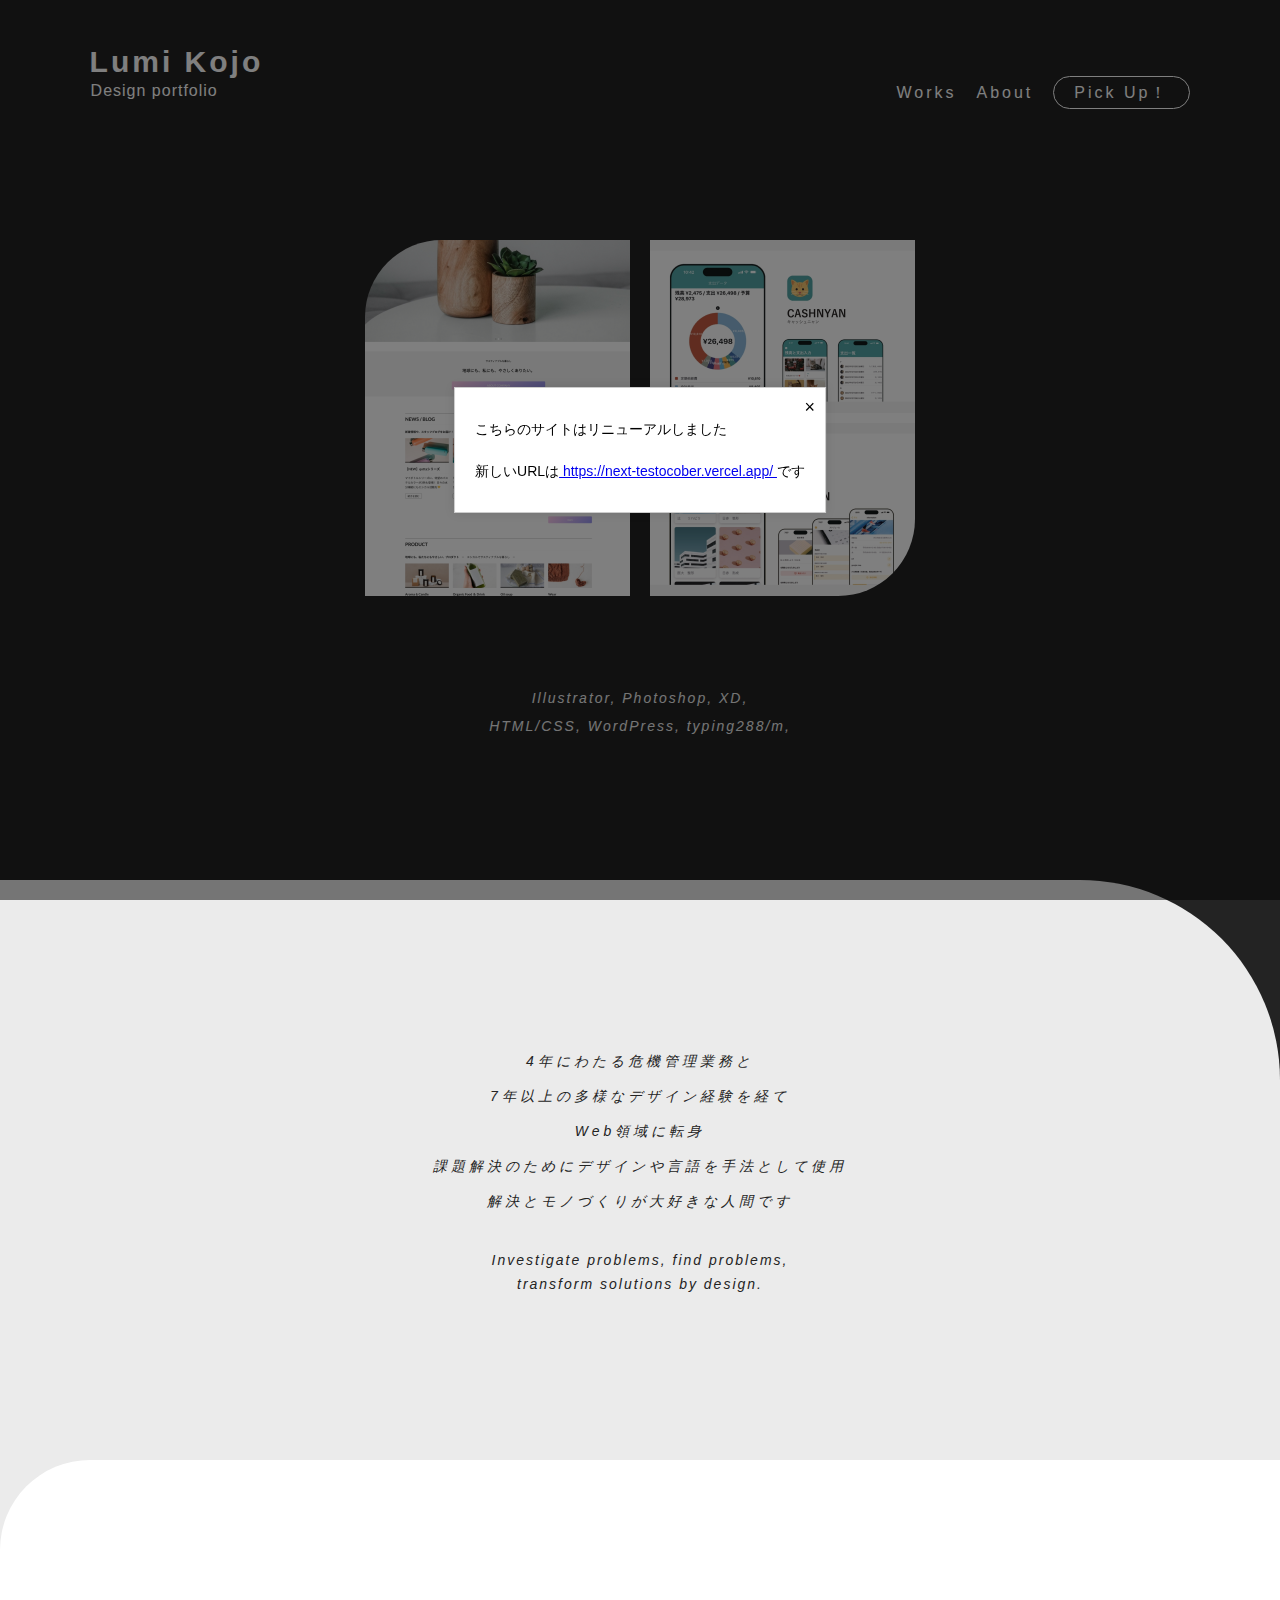
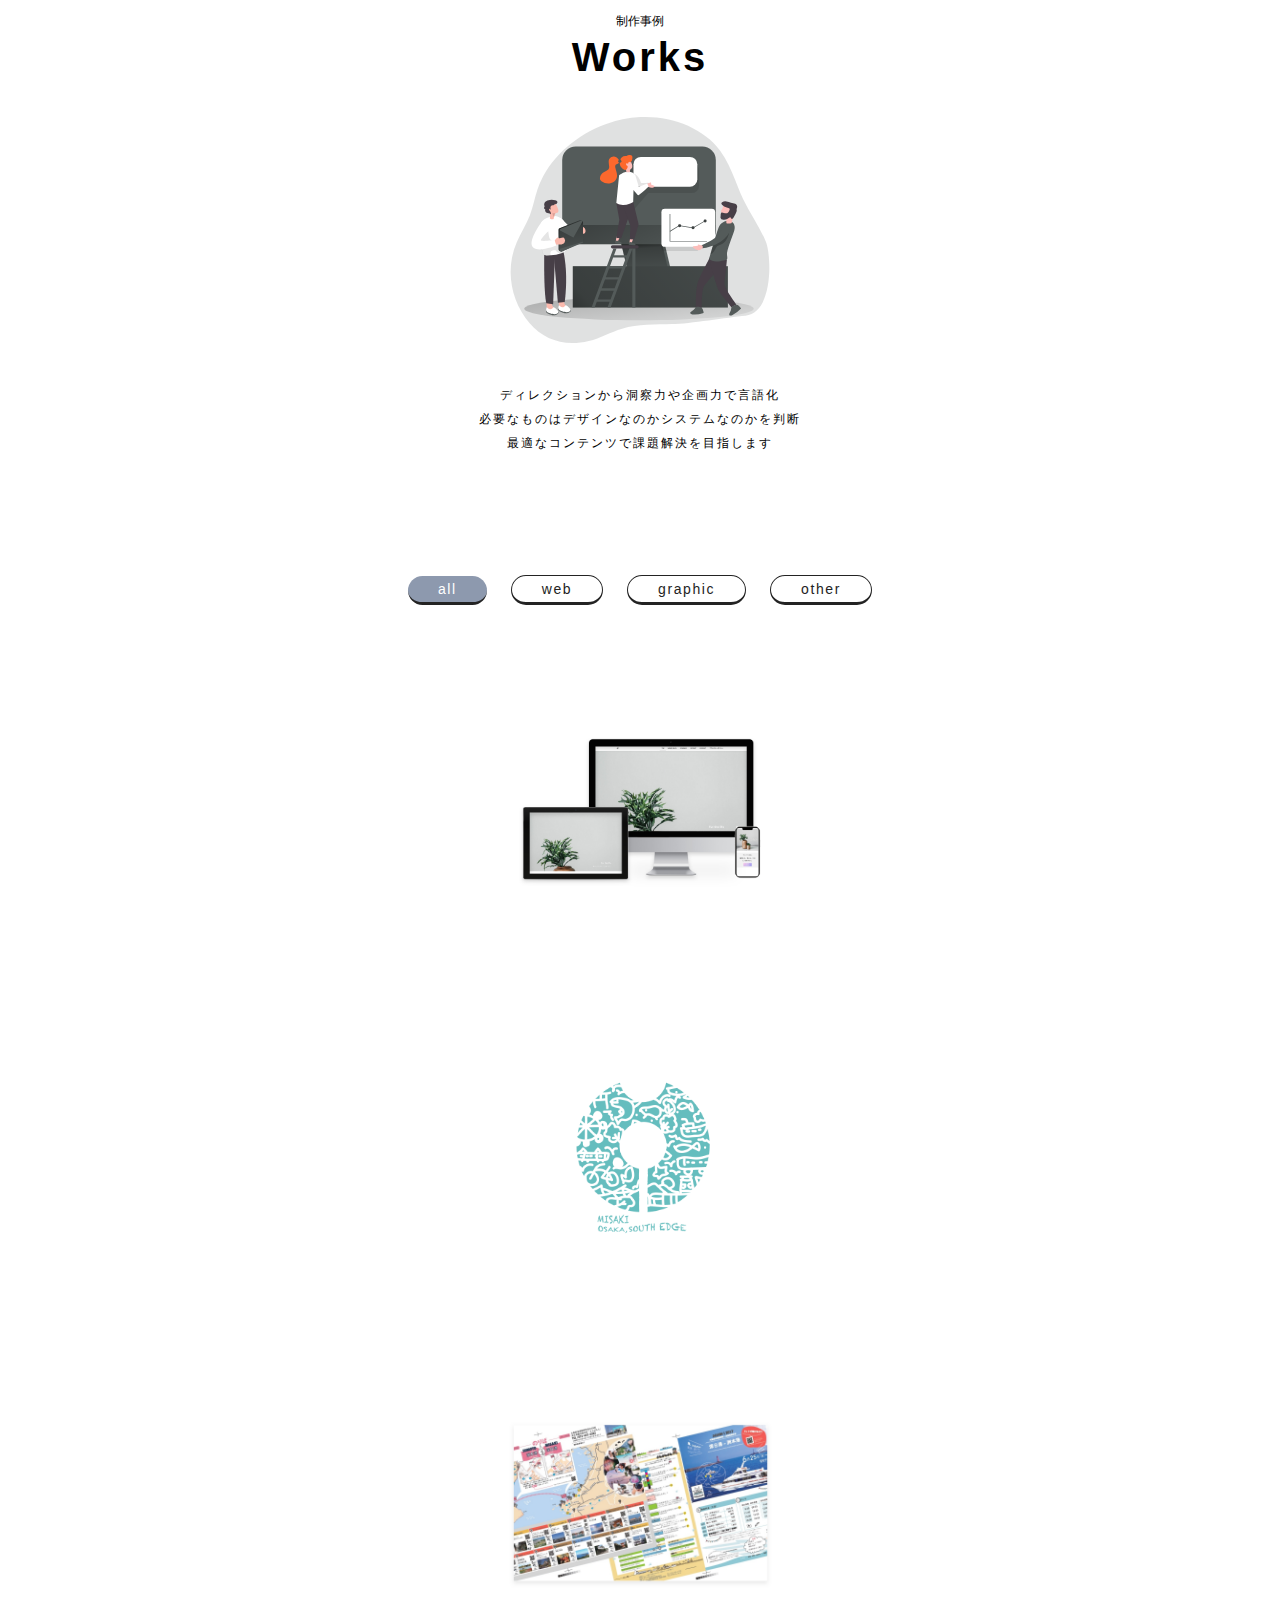
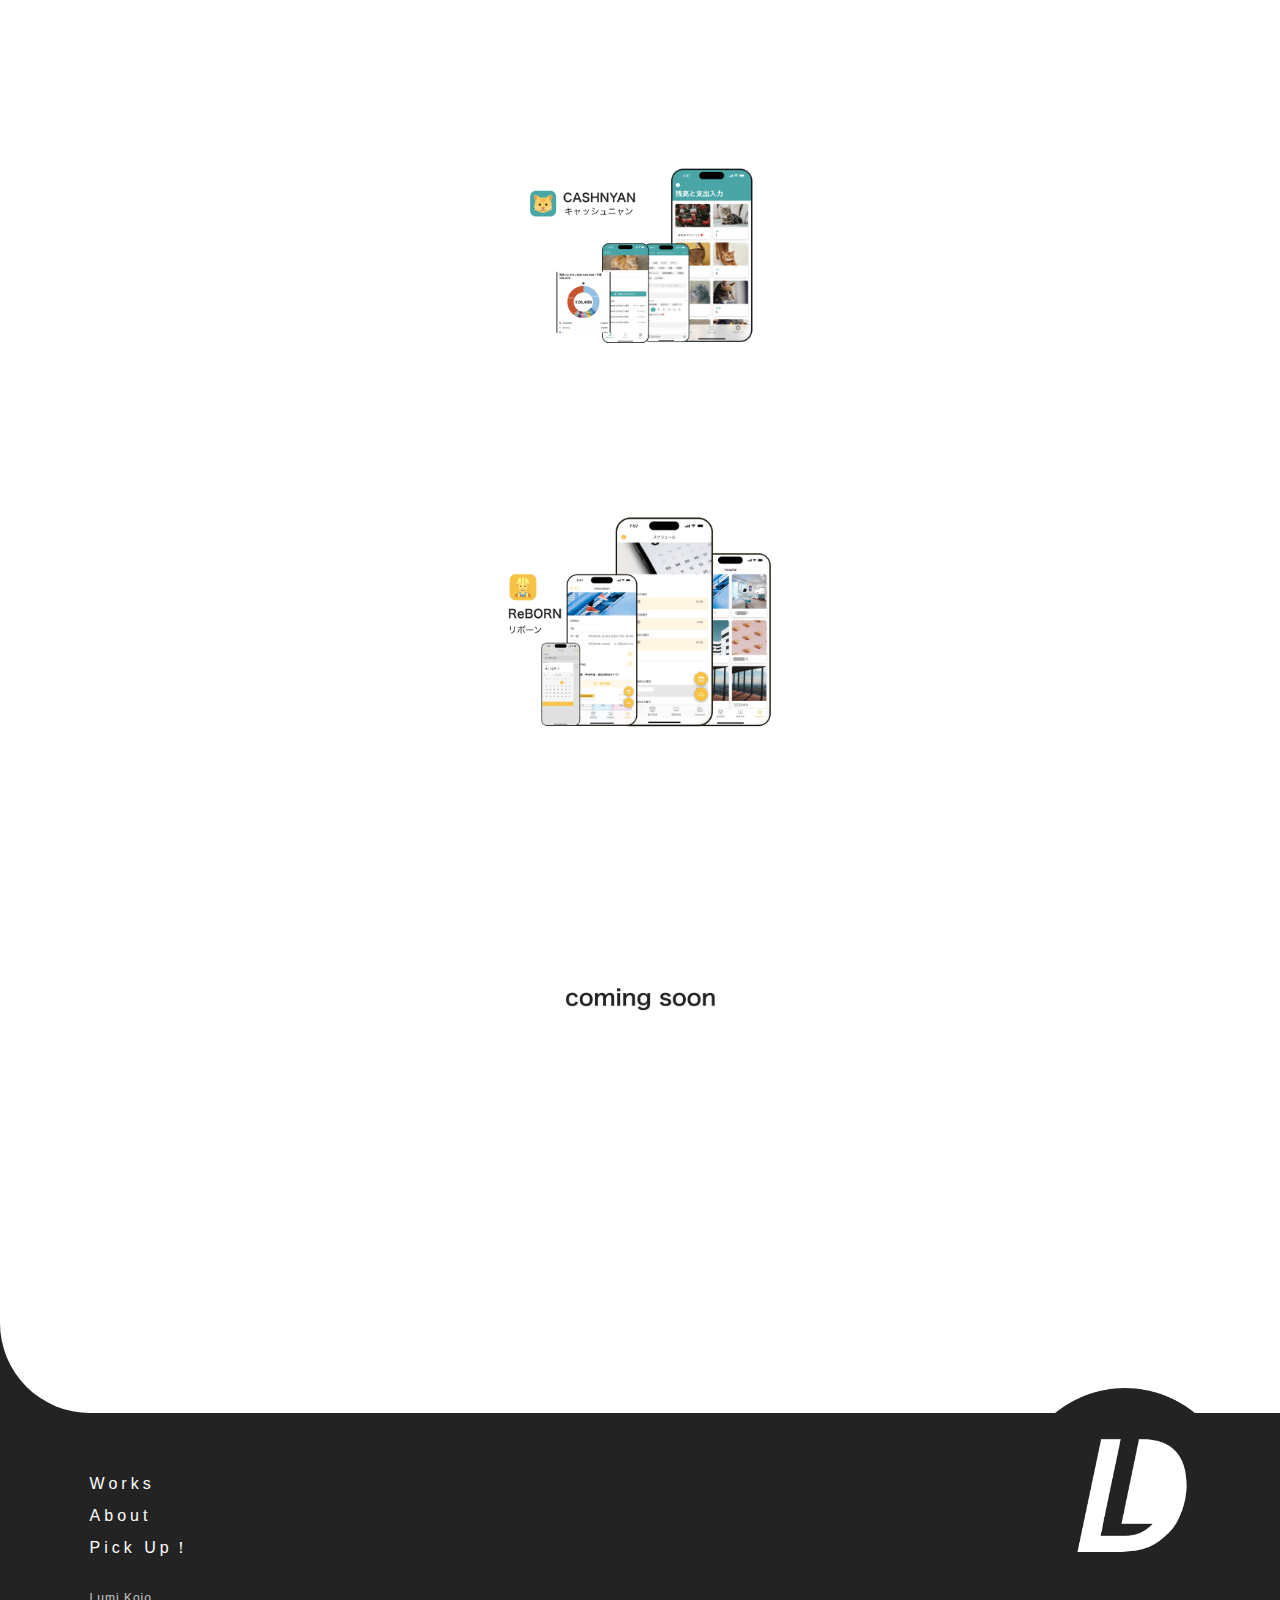
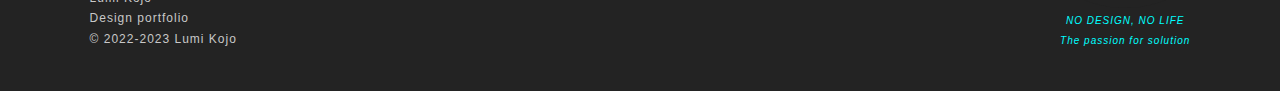
<file: index.html>
<!DOCTYPE html>
<html lang="ja">
<head>
  <meta charset="UTF-8">
  <title>LumiKojo | Design</title>
  <meta name="description" content="デザインポートフォリオ、小城ルミ">
  <meta name="viewport" content="width=device-width, initial-scale=1.0, maximum-scale=1.0, user-scalable=no">  
  <!--  jQuery↓-->
  <!--  favicon↓-->
  <link rel="icon" type="image/png" href="./assets/images/top/android-touch-icon.png" >
  <link rel="icon" type="image/png" href="./assets/images/top/favicon94.png" >
 
  
  <!--  resetcss↓-->
  <link rel="stylesheet" href="./assets/css/reset.css">
  <link rel="stylesheet" href="./assets/css/style.css">
  <link rel="stylesheet" href="./assets/css/media.css">
  <!-- font↓ -->
  <link rel="preconnect" href="https://fonts.googleapis.com">
  <link rel="preconnect" href="https://fonts.gstatic.com" crossorigin>
  <link href="https: //fonts.googleapis.com/css2? family= Noto+Sans+JP:wght@100;400;700 & display=swap" rel="stylesheet">
<!-- ●● リセットCSSをCSSフォルダ仕様に -->
<!-- ●● レスポンシブデザイン、@media？、ブレークポイント -->
<!-- ●● リンク遷移 -->

<!-- 新しいサイトへ誘導するPOP UP -->
<style>
  /* JS Pop Up */
  /* .popup {
    position: fixed;
    top: 50%;
    left: 50%;
    transform: translate(-50%, -50%);
    background-color: white;
    padding: 20px;
    box-shadow: 0 0 10px rgba(0, 0, 0, 0.1);
    z-index: 1000;
    max-width: 80%;
  }*/
  .overlay {
    position: fixed;
    top: 0;
    left: 0;
    width: 100%;
    height: 100%;
    background-color: rgba(0, 0, 0, 0.5);
    z-index: 999;
  } 
  #popup-container {
    position: fixed;
    top: 50%;
    left: 50%;
    transform: translate(-50%, -50%);
    background-color: white;
    padding: 20px;
    border: 1px solid #ccc;
    box-shadow: 0 0 10px rgba(0, 0, 0, 0.1);
    z-index: 9999;
  }
  #close-btn {
    position: absolute;
    top: 10px;
    right: 10px;
    font-size: large;
    cursor: pointer;
  }
  
</style>

</head>
<body>
<!--ここからヘッダー↓----------->
<header>
      <header class="headerInner">
        <div class="headerLogo">
          <h1>Lumi Kojo <span><br><p>Design portfolio</p></span></h1>
        </div>
        <nav>
          <ul class="headerNav">
            <li><a href="#jump-works">Works</a></li>
            <li><a href="./about/about.html">About</a></li>
            <li><a href="./works/graphic03/graphic03.html" class="nav-contact">Pick Up！</a></li>
          </ul>
        </nav>
      </header>
    </header>
  <!-- ここまでヘッダー↑ -->
  <!-- ここからメイン↓-->
 <main>
  <!-- リニューアルサイトへの遷移の POP UP -->
  <div id="popup-container" class="popup">
      <span id="close-btn">&times;</span>

    <p><br/>こちらのサイトはリニューアルしました<br/><br/>
      <br/>新しいURLは<a href="https://next-testocober.vercel.app/"> https://next-testocober.vercel.app/ </a>です<br/><br/></p>
  </div>
  <div class="overlay"></div>
  
  <!-- ここからエリアヒーロー -->
    <div class="areaHero">
       <div class="heroitems">
         <img class="heroleft" src="./assets/images/top/mv_heroleft.jpg"  width="265px" height="356px" alt="ピックアップ作品1。架空webサイト制作のデザイン画像。サーファーが立ち上げたエシカルな商品を扱う企業の設定。サイトのカラー構成は爽やかさやナチュラルをイメージした白がベースの背景に、ブログセクションと商品紹介セクションにそれぞれ写真が4枚と各タイトルと文章が構成されている。写真はウッドや海やビーチのベージュやブルー、商品パッケージに採用されている淡いグリーンやオレンジなど。ボタン色は淡いピンクからブルーパープルのグラデーション。">
         <img class="heroright" src="./assets/images/top/mv_heroright.jpg"  width="265px" height="356px" alt="ピックアップ作品2と3。ノーコードアプリ制作のデザイン画像。キャッシュニャンという猫の写真で構成されているミニお小遣いアプリ。リボーンというリハビリサポートアプリ、複数の病院登録や通院記録やメモ、病院の休日情報やバス停の時刻表や天気予報も確認できるアプリ。">
       </div>
       <h1 class="skill">Illustrator, Photoshop, XD,<br>HTML/CSS, WordPress, typing288/m,</h1>
    </div>
    <!-- ここまでエリアヒーロー↑ -->
    <!-- ここからセクションハロー↓ -->
    <section class="sectionhello">
      <div class="hellobox">
        <h1 class="hellojapanese">
          4年にわたる危機管理業務と<br>7年以上の多様なデザイン経験を経て<br>Web領域に転身<br>課題解決のためにデザインや言語を手法として使用<br>解決とモノづくりが大好きな人間です<br></h1>
        <h2 class="helloenglish">
          Investigate problems, find problems,<br>
          transform solutions by design.
        </h2>
      </div>
    </section>
    <div class="bg"></div>
    <!-- worksここから---------------------->
    <section class="sectionworks" id="jump-works">
      <div class="worksbox">
        <div class="worksitemarea">
          <div class="worksitems">
            <div class="worktitlebox">
              <h1 class="worktitleh1">制作事例</h1>
              <p class="worktitlep">Works</p>
            </div><!--タイトルボックス-->
            <div class="worktitleimagecoment">
              <img class="workimage" src="./assets/images/top/works_img01.svg" width="25%" alt="workteam">
              <p class="worktitlecoment">ディレクションから洞察力や企画力で言語化<br>必要なものはデザインなのかシステムなのかを判断<br>最適なコンテンツで課題解決を目指します</p>
            </div><!--イメージとコメント-->
            <div class="btnbox">
              <button id="btnAll">all</button>
              <button id="btn">web</button>
              <button id="btn">graphic</button>
              <button id="btn">other</button>
            </div>
            <!-- ここからitems -------------------------->
            <div class="items">
              <a href="./works/web05/web05.html">
                <img class="itemsmall" src="./assets/images/thumb_web05.jpg" width="405" height="250" alt="ウェブサイトのサムネイル">
              </a>
              <a href="./works/graphic03/graphic03.html">
                <img class="itemsmall" src="./assets/images/thumb_graphic03.jpg" width="265" height="164" alt="グラフィック、ロゴのサムネイル">
              </a>
              <a href="./works/graphic02/graphic02.html">
                <img class="itemsmall" src="./assets/images/thumb_graphic02.jpg" width="265" height="164" alt="グラフィック、パンフレットのサムネイル">
               </a> 
              <a href="./works/web01/web01.html">
                <img class="itemsmall" src="./assets/images/thumb_web011.jpg" width="405" height="250" alt="アプリデザイン開発、キャッシュニャンのサムネイル">
              </a>
              <a href="./works/web04/web04.html">
               <img class="itemsmall" src="./assets/images/thumb_web04.jpg" width="265" height="164" alt="アプリデザイン開発、リボーンのサムネイル">
              </a>
               <img class="itemsmall" src="./assets/images/comingsoon.jpg" width="265" height="164" alt="その他編集中という文言のサムネイル">
                           
            </div><!--items-->
          </div><!--worksitems -->
        </div><!--worksitemarea -->
       </div><!--worksbox -->
    </section>  
  </main>
  <!-- ここまでメイン↑ ---------------------------->
  <!-- ここからフッター↓ --------------------------->
  <footer>
    <section class="footer">
      <div class="footerLeft">
        <ul class="leftNav">
          <li><a href="#jump-works">Works</a></li>
          <li><a href="./about/about.html">About</a></li>
          <li><a href="./works/graphic03/graphic03.html">Pick Up！</a></li>
        </ul>
        <div class="leftLogoCopy">
          <p class="logo">Lumi Kojo<br>Design<span> </span>portfolio<br><span class=copy>&copy; 2022-2023 Lumi Kojo</span></p>
        </div>
      </div>
      <div class="footerRight">
        <img class="codingimg" src="./assets/images/top/favicon94.png" alt="ロゴ">
        <p class="message">NO DESIGN, NO LIFE<br>The passion for solution</p>
      </div>
    </section>
  </footer>
  <!-- ここまでフッター↑------------------>
  <!-- POP UP JavaScript処理 -->
  <script>
    // window.onload = function() {
    //   var popup = document.getElementById('popupContainer');
    //   var overlay = document.querySelector('.overlay');
    
    //   // ページ読み込み後、ポップアップとオーバーレイを表示
    //   popup.style.display = 'block';
    //   overlay.style.display = 'block';
    
    //   // オーバーレイをクリックするとポップアップが閉じる
    //   overlay.onclick = function() {
    //     popup.style.display = 'none';
    //     overlay.style.display = 'none';
    //   }
    // }
    document.addEventListener("DOMContentLoaded", function() {
    var popupContainer = document.getElementById("popup-container");
    var closeBtn = document.getElementById("close-btn");
    var overlay = document.querySelector('.overlay');

    // ポップアップを閉じるためのイベントリスナーを追加
    closeBtn.addEventListener("click", function() {
      popupContainer.style.display = "none";
      overlay.style.display = 'none';

    });

    // ページ読み込み時にポップアップとオーバーレイを表示
    popupContainer.style.display = "block";
    overlay.style.display = 'block';
  });
    </script>

</body>
<!-- ここまでbody--------------------------->
</html>
</file>
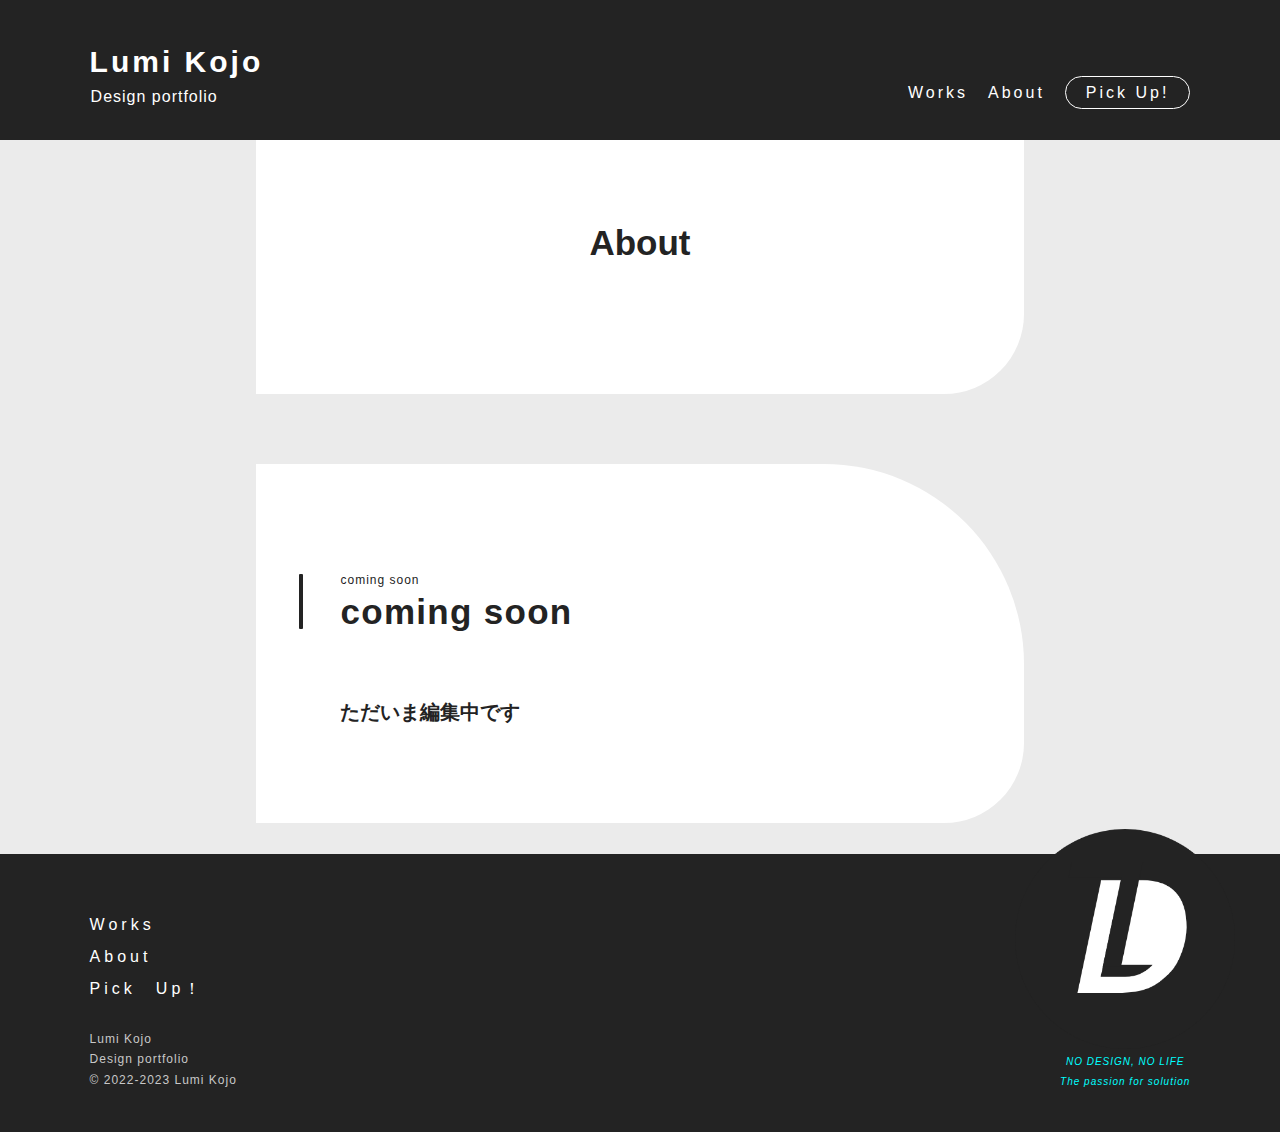
<file: about/about.html>
<!DOCTYPE html>
<html lang="ja">
<head>
  <meta charset="UTF-8">
  <title>LumiKojo | Design</title>
  <meta name="description" content="コーダーのデザインポートフォリオ、元警備員デザイナーコーダー、小城ルミ">
  <meta name="viewport" content="width=device-width, initial-scale=1.0, maximum-scale=1.0, user-scalable=no">
  <!--  favicon  -->
  <link rel="icon" type="image/png" href="../android-touch-icon.png">
  <link rel="icon" type="image/png" href="../favicon94.png">
  <!--  resetcss  -->
  <link rel="stylesheet" href="../../assets/css/reset.css">
  <link rel="stylesheet" href="../../assets/css/works.css">
  <link rel="stylesheet" href="../../assets/css/worksmedia.css">
  <!--  font  -->
  <link rel="preconnect" href="https://fonts.googleapis.com">
  <link rel="preconnect" href="https://fonts.gstatic.com" crossorigin>
  <link href="https: //fonts.googleapis.com/css2? family= Noto+Sans+JP:wght@100;400;700 & display=swap" rel="stylesheet">
</head>
<!-- body -->
<body>
  <!-- ここから　ヘッダー -->
  <header>
    <header class="headerInner">
      <div class="headerLogo">
        <h1>Lumi Kojo <span><br><p>Design portfolio</p></span></h1>
      </div>
      <nav>
        <ul class="headerNav">
          <li><a href="../../index.html#jump-works">Works</a></li>
          <li><a href="../../about/about.html">About</a></li>
          <li><a href="../../works/graphic03/graphic03.html" class="nav-contact">Pick Up!</a></li>
        </ul>
      </nav>
    </header>
  </header>
  <!-- ここまで　ヘッダー -->
  <!-- ここから　メイン -->
  <main>
    <div class="mediamain">
      <!-- ここから　トップとイントロ -->
      <div class="bggry">
        <!-- ここからセクション　トップ -->
        <section class="top">
          <div class="verticallineboxtwo">
            <h1 class="topttl  befor "><b>About</b></h1>
          </div>
          
        </section>
        
       <!-- ここからセクション　 -->
       <section class="wolkflow">
        <div class="verticallinebox">
          <h1 class="h1ttl pluseight">coming soon</h1>
          <h2 class="h2subttl pluseight"><b>coming soon
          </b></h2>
        </div>
        <ul class="wolkflowlistcontents">
          <div class="listcontentbox">
            <div class="listttlbox">
              <h3 class="listttl">ただいま編集中です</h3> 
            </div>
          </div>         
  </div> 
</main>
<!-- ここまで　メイン -->
  <!-- ここから　フッター -->
  <footer>
    <section class="footer">
      <div class="footerLeft">
        <ul class="leftNav">
          <li><a href="../../index.html#jump-works">Works</a></li>
          <li><a href="../../about/about.html">About</a></li>
          <li><a href="../../works/graphic03/graphic03.html">Pick　Up！</a></li>
        </ul>
        <div class="leftLogoCopy">
          <p class="logo">Lumi Kojo<br>Design<span> </span>portfolio<br><span class=copy>&copy; 2022-2023 Lumi Kojo</span></p>
        </div>
      </div>
      <div class="footerRight">
        <img class="codingimg" src="../../assets/images/top/favicon94.png" alt="ロゴ">
        <p class="message">NO DESIGN, NO LIFE<br>The passion for solution</p>
      </div>
    </section>
  </footer>
  <!-- ここまで　フッター -->
</body>
<!-- body end -->
</html>
</file>
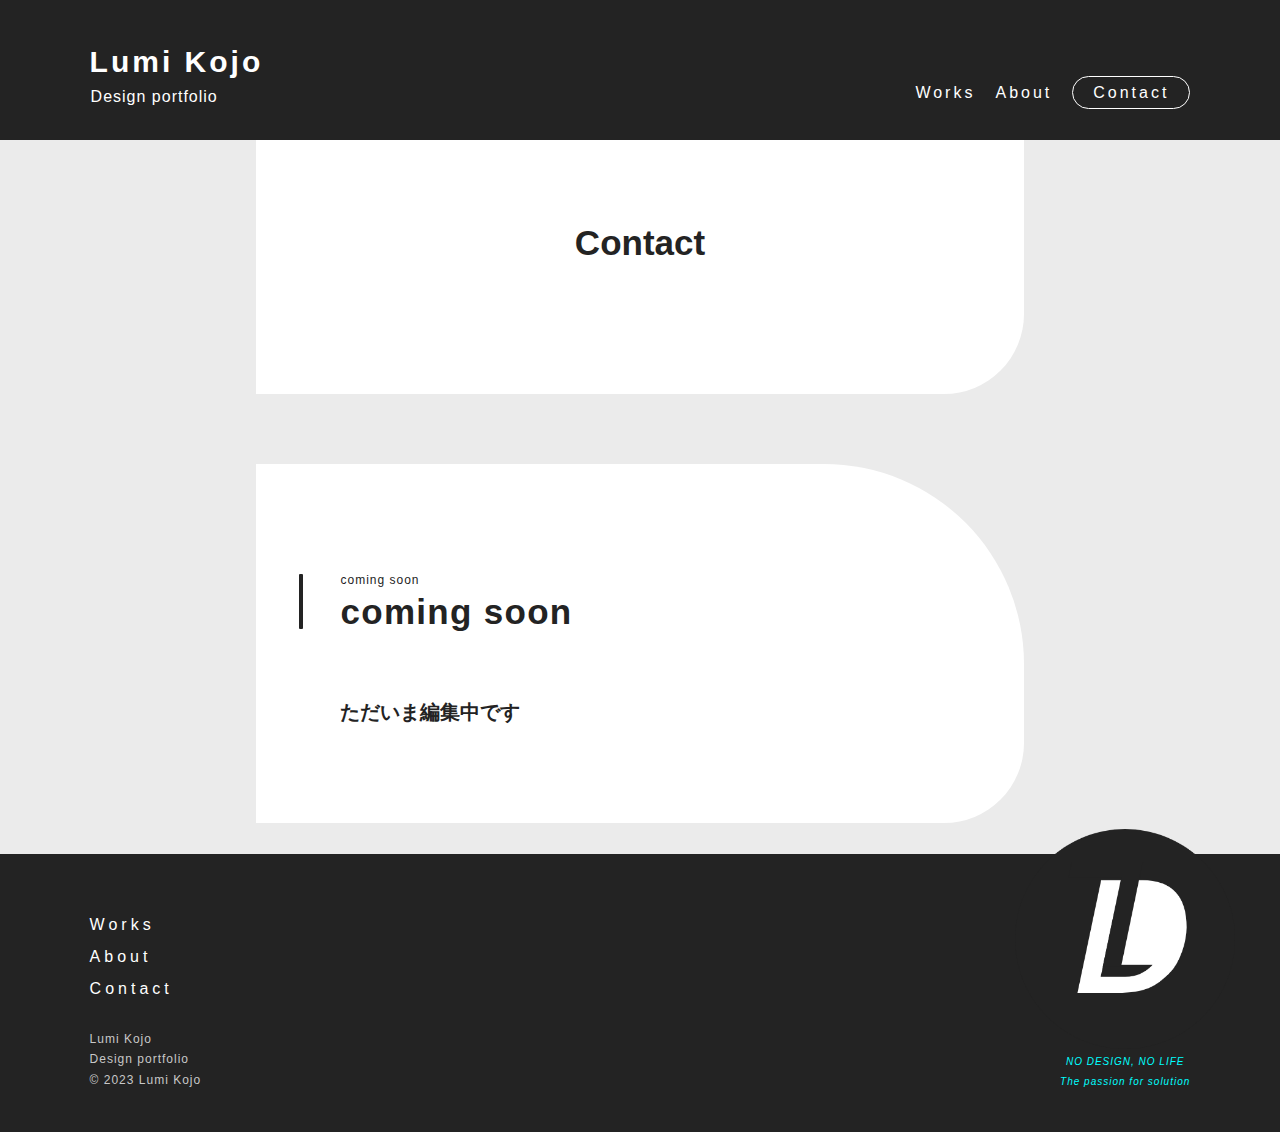
<file: contact/contact.html>
<!DOCTYPE html>
<html lang="ja">
<head>
  <meta charset="UTF-8">
  <title>LumiKojo | Design</title>
  <meta name="description" content="コーダーのデザインポートフォリオ、元警備員デザイナーコーダー、小城ルミ">
  <meta name="viewport" content="width=device-width, initial-scale=1.0, maximum-scale=1.0, user-scalable=no">
  <!--  favicon  -->
  <link rel="icon" type="image/png" href="../android-touch-icon.png">
  <link rel="icon" type="image/png" href="../favicon94.png">
  <!--  resetcss  -->
  <link rel="stylesheet" href="../../assets/css/reset.css">
  <link rel="stylesheet" href="../../assets/css/works.css">
  <link rel="stylesheet" href="../../assets/css/worksmedia.css">
  <!--  font  -->
  <link rel="preconnect" href="https://fonts.googleapis.com">
  <link rel="preconnect" href="https://fonts.gstatic.com" crossorigin>
  <link href="https: //fonts.googleapis.com/css2? family= Noto+Sans+JP:wght@100;400;700 & display=swap" rel="stylesheet">
</head>
<!-- body -->
<body>
  <!-- ここから　ヘッダー -->
  <header>
    <header class="headerInner">
      <div class="headerLogo">
        <h1>Lumi Kojo <span><br><p>Design portfolio</p></span></h1>
      </div>
      <nav>
        <ul class="headerNav">
          <li><a href="../../index.html#jump-works">Works</a></li>
          <li><a href="../../about/about.html">About</a></li>
          <li><a href="../../contact/contact.html" class="nav-contact">Contact</a></li>
        </ul>
      </nav>
    </header>
  </header>
  <!-- ここまで　ヘッダー -->
  <!-- ここから　メイン -->
  <main>
    <div class="mediamain">
      <!-- ここから　トップとイントロ -->
      <div class="bggry">
        <!-- ここからセクション　トップ -->
        <section class="top">
          <div class="verticallineboxtwo">
            <h1 class="topttl  befor "><b>Contact</b></h1>
          </div>
          
        </section>
        
       <!-- ここからセクション　 -->
       <section class="wolkflow">
        <div class="verticallinebox">
          <h1 class="h1ttl pluseight">coming soon</h1>
          <h2 class="h2subttl pluseight"><b>coming soon
          </b></h2>
        </div>
        <ul class="wolkflowlistcontents">
          <div class="listcontentbox">
            <div class="listttlbox">
              <h3 class="listttl">ただいま編集中です</h3> 
            </div>
          </div>         
  </div> 
</main>
<!-- ここまで　メイン -->
  <!-- ここから　フッター -->
  <footer>
    <section class="footer">
      <div class="footerLeft">
        <ul class="leftNav">
          <li><a href="../../index.html#jump-works">Works</a></li>
          <li><a href="../../about/about.html">About</a></li>
          <li><a href="../../contact/contact.html">Contact</a></li>
        </ul>
        <div class="leftLogoCopy">
          <p class="logo">Lumi Kojo<br>Design<span> </span>portfolio<br><span class=copy>&copy; 2023 Lumi Kojo</span></p>
        </div>
      </div>
      <div class="footerRight">
        <img class="codingimg" src="../../assets/images/top/favicon94.png" alt="デスク上のパソコン作業、コーディング中の画像">
        <p class="message">NO DESIGN, NO LIFE<br>The passion for solution</p>
      </div>
    </section>
  </footer>
  <!-- ここまで　フッター -->
</body>
<!-- body end -->
</html>
</file>
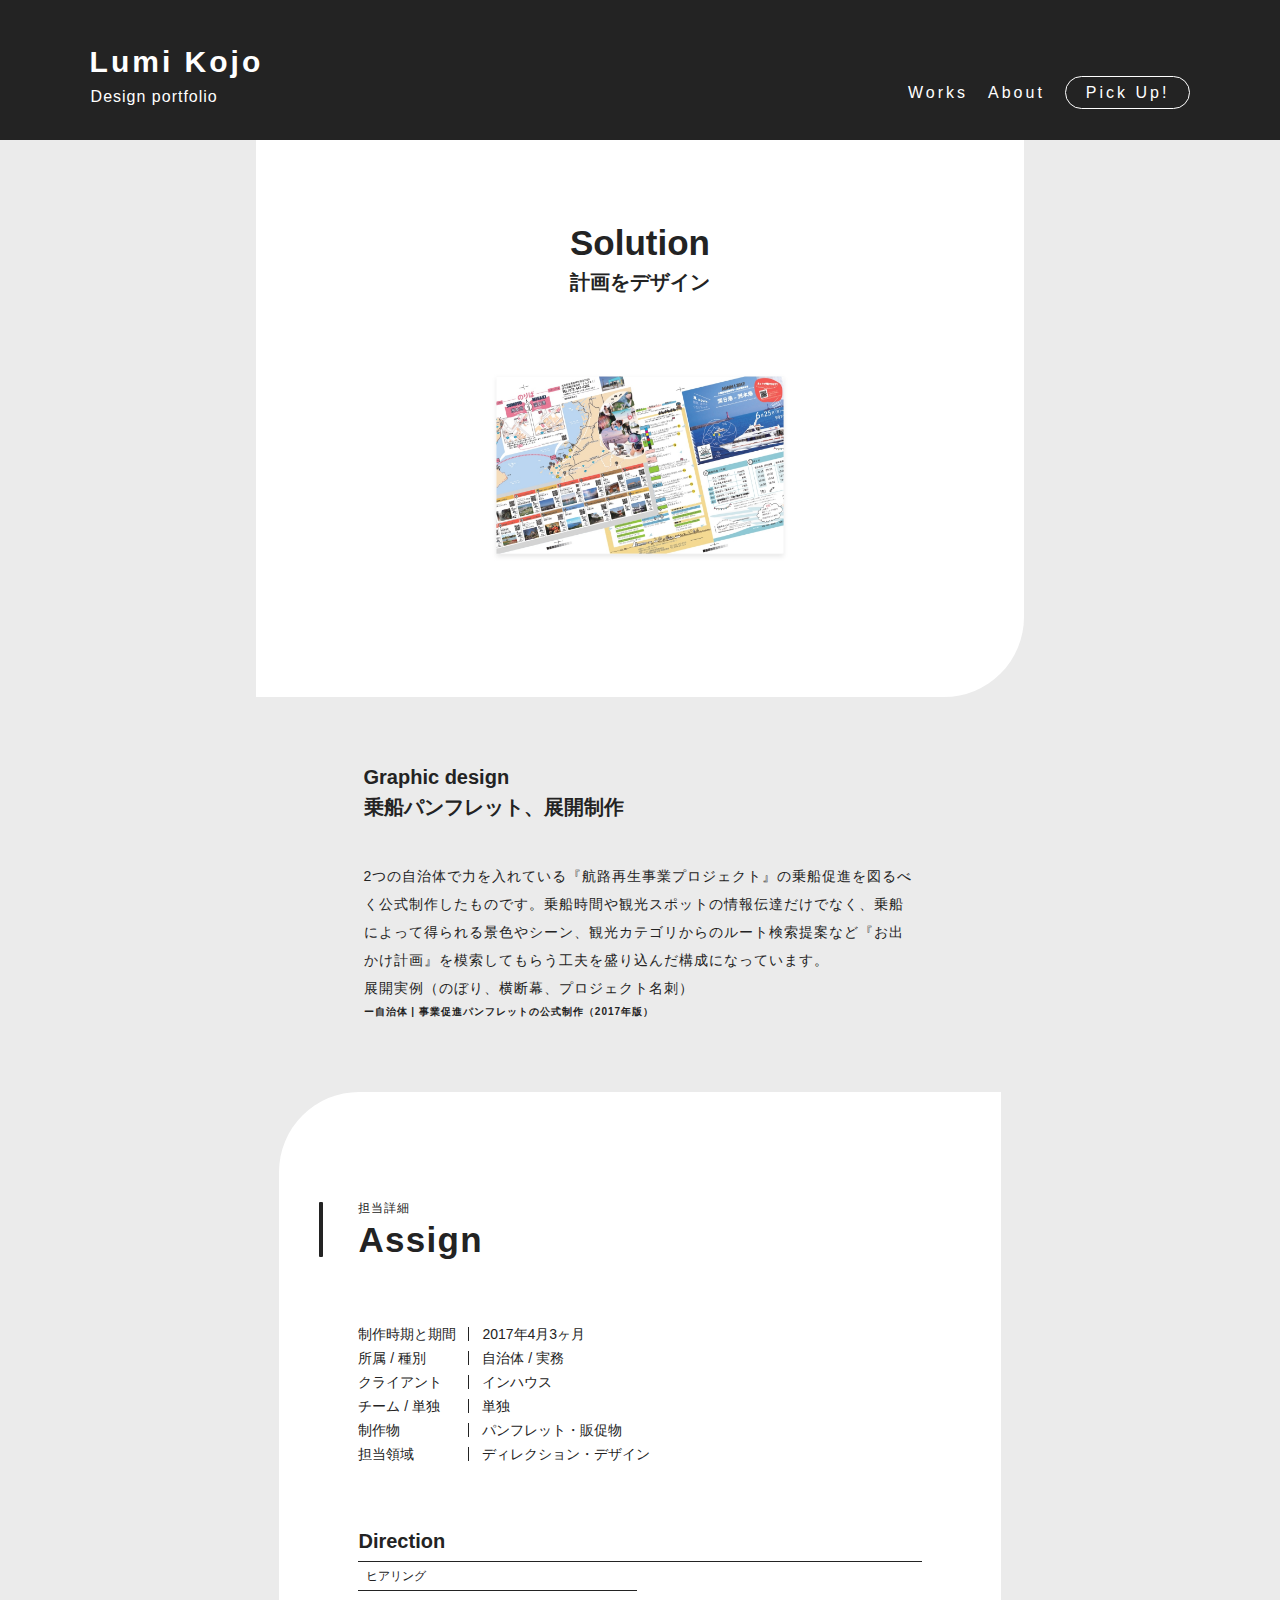
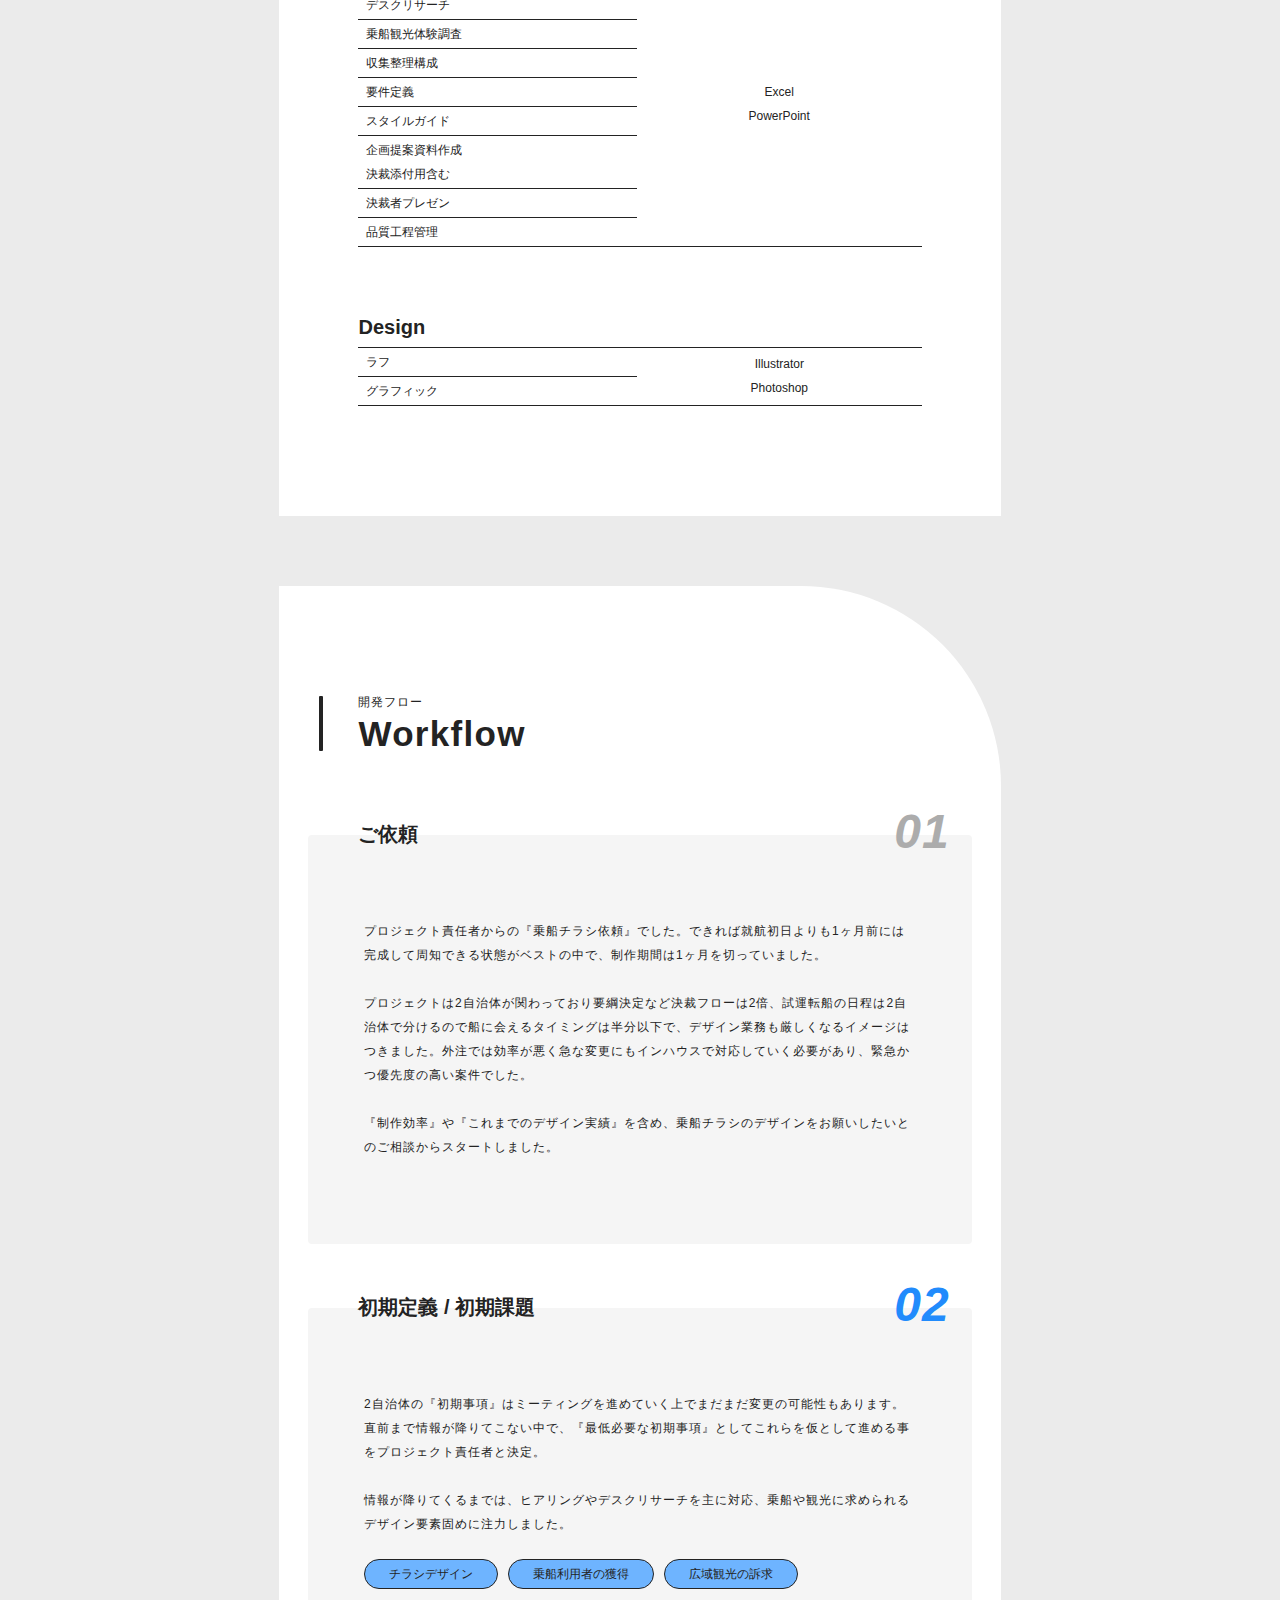
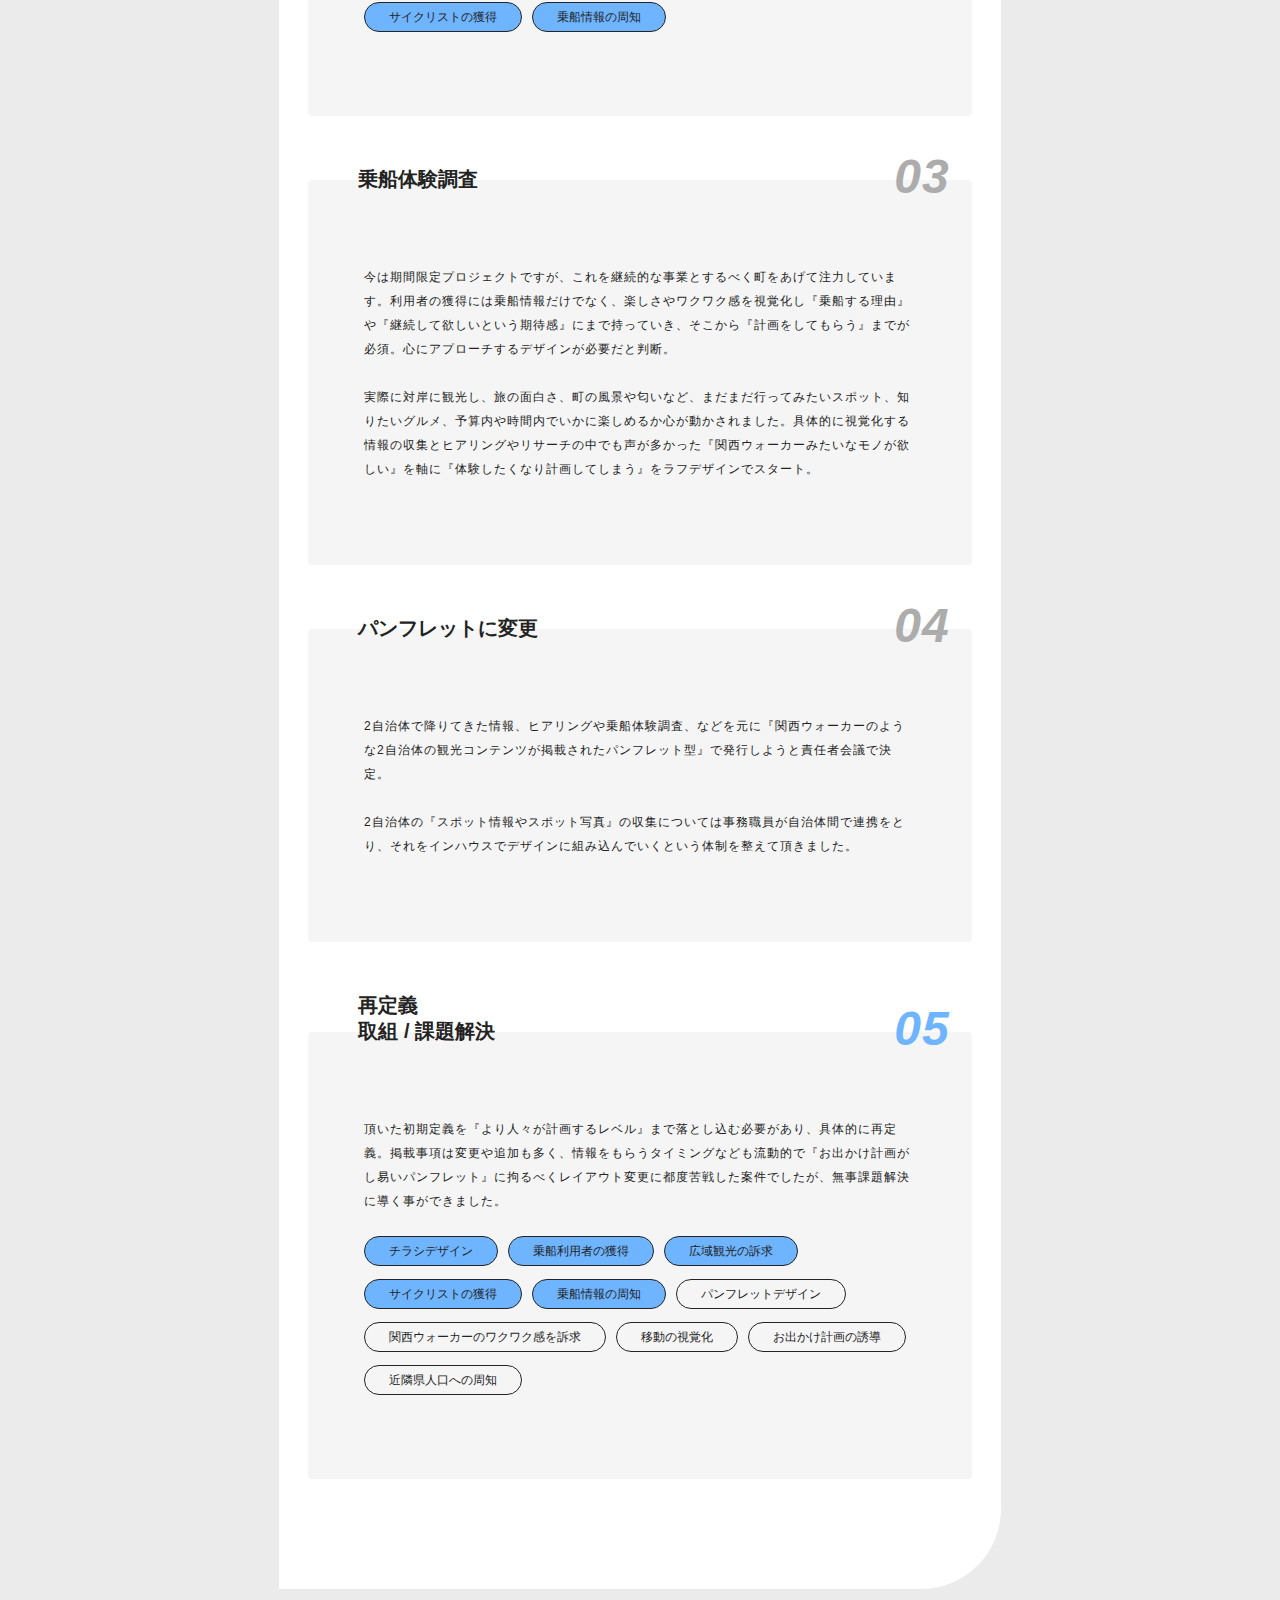
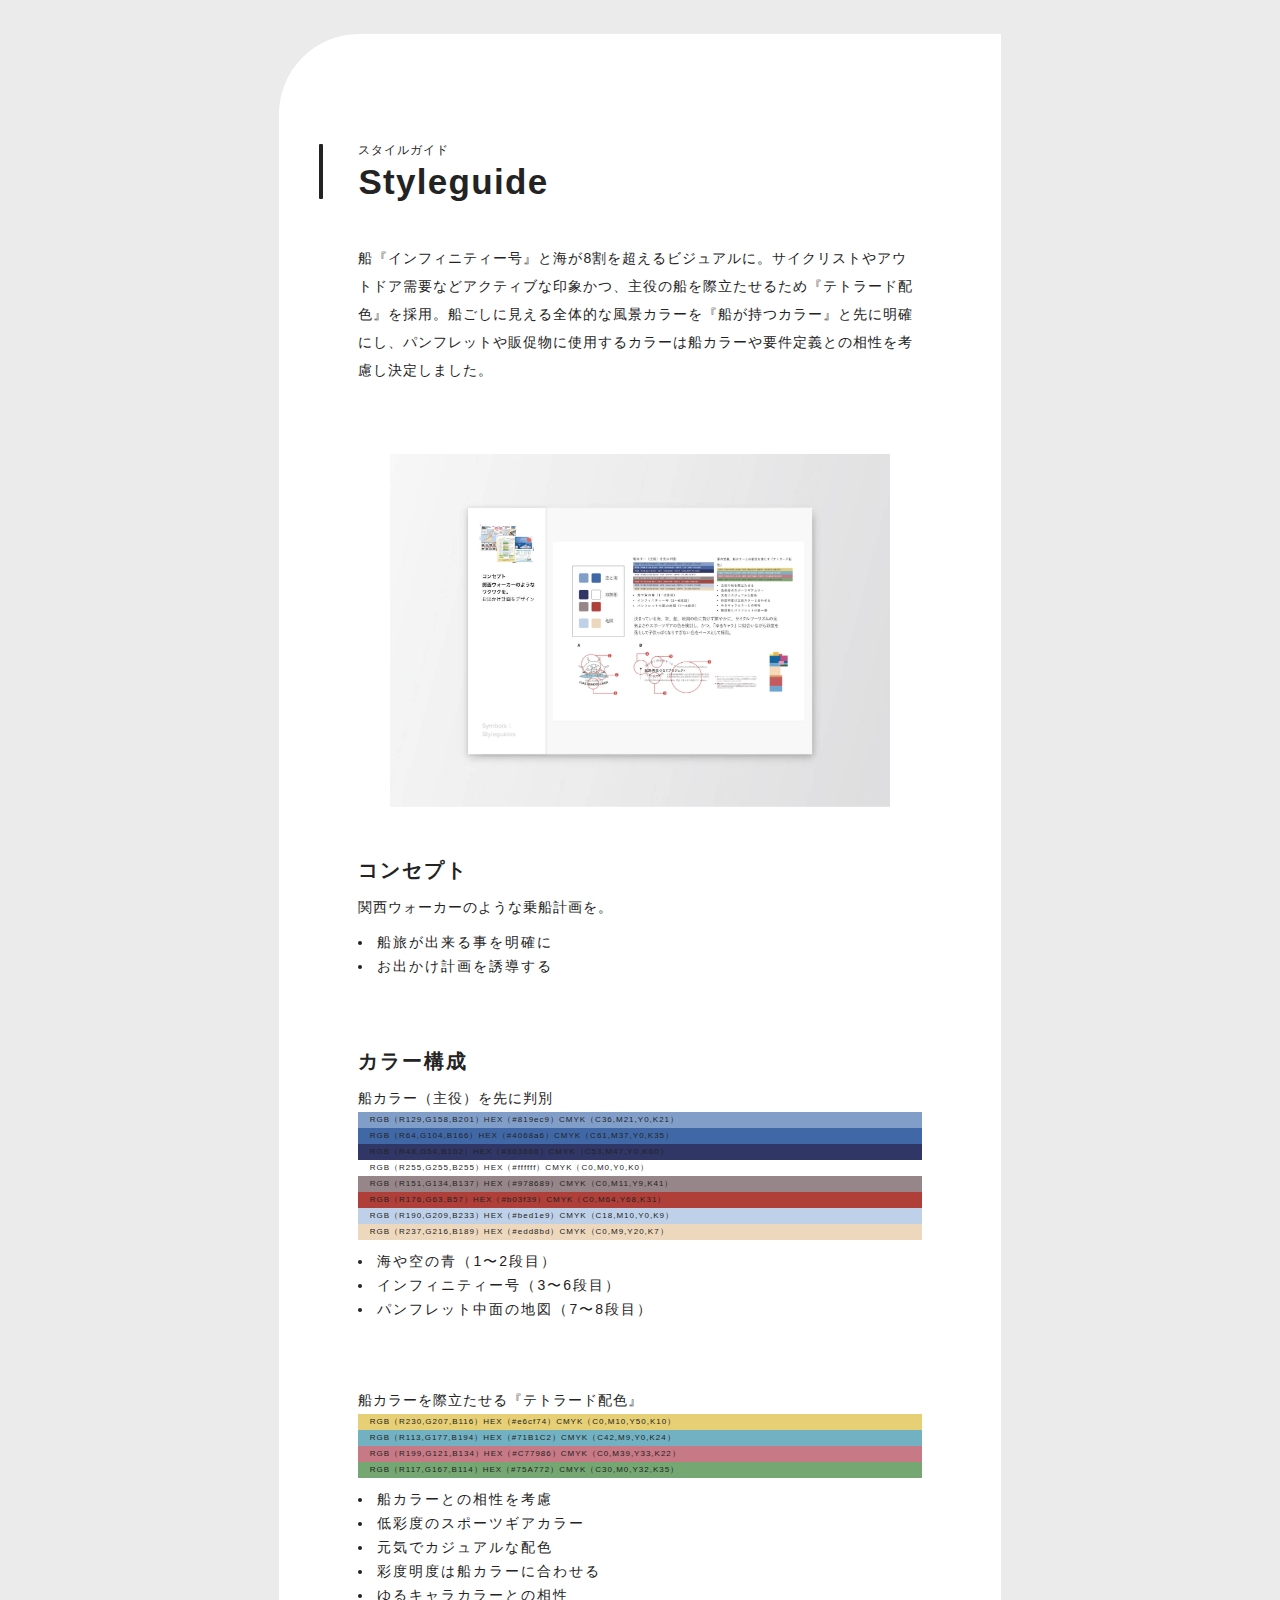
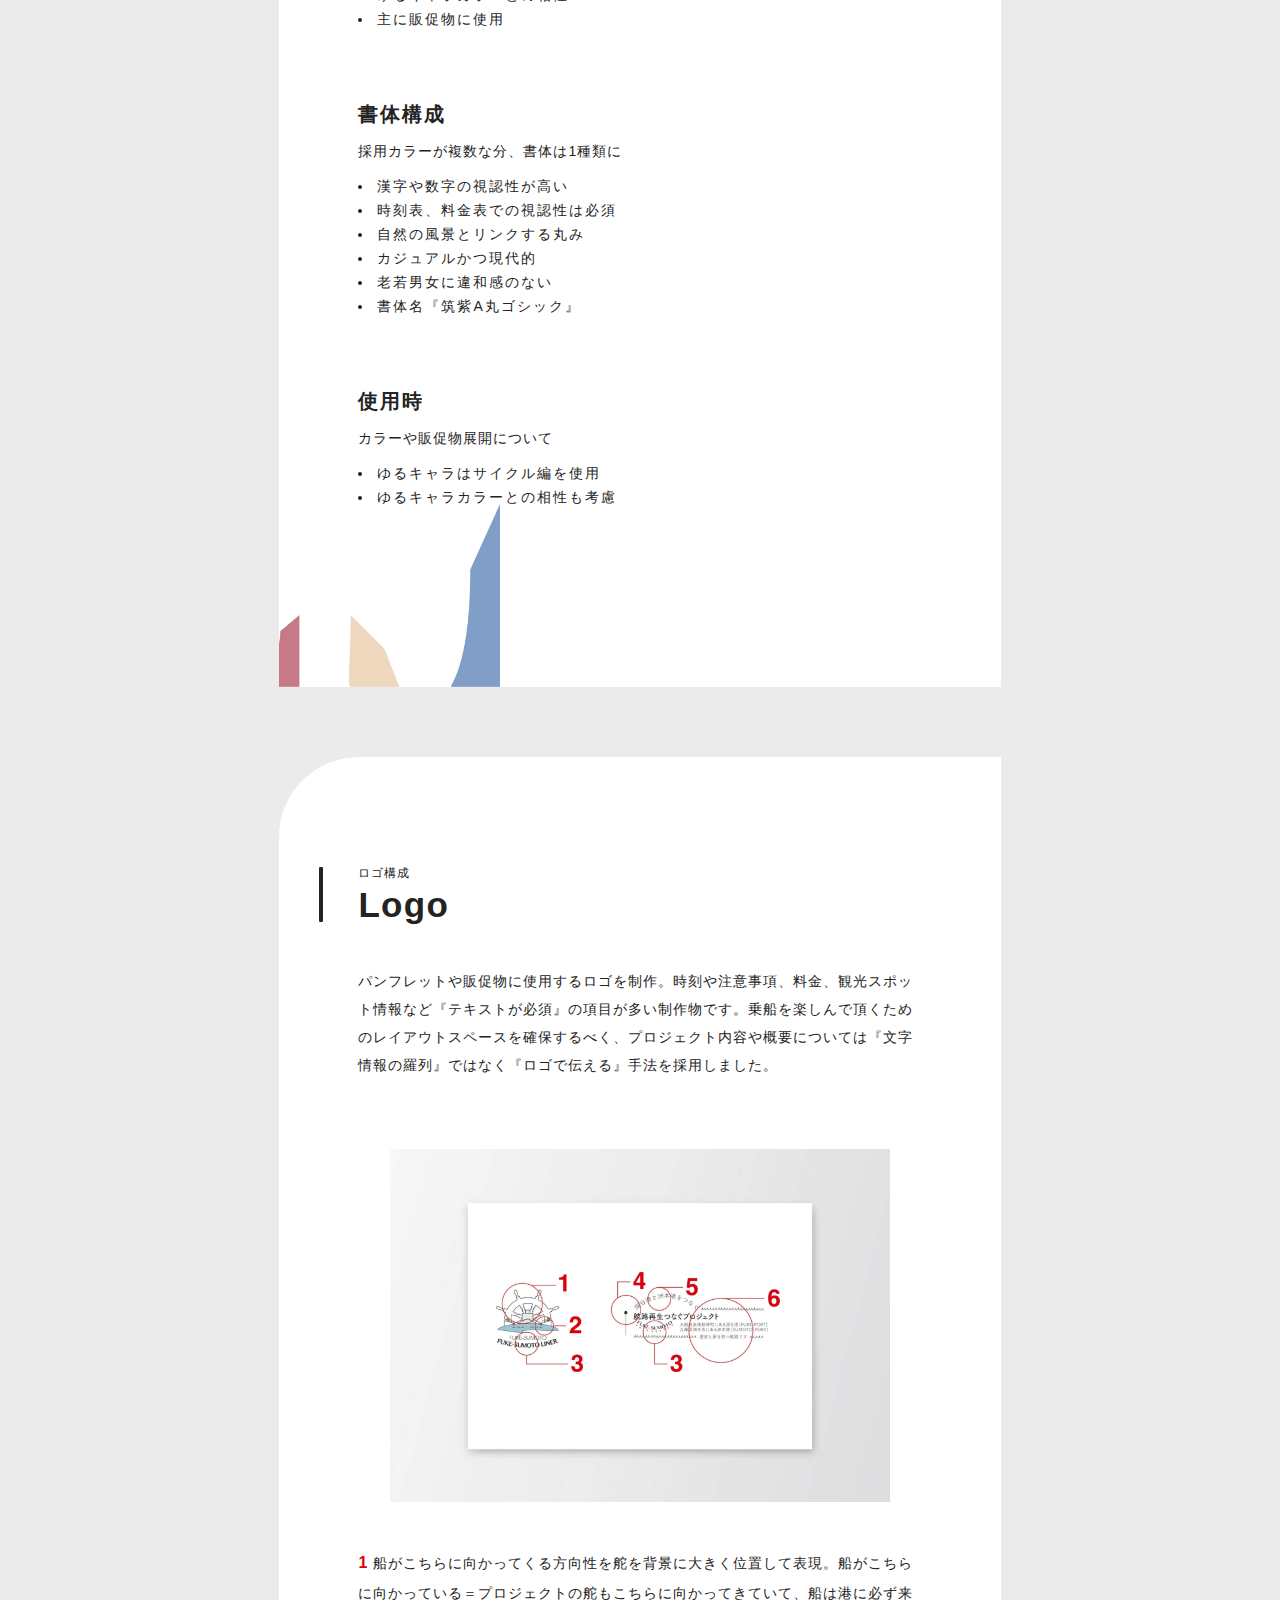
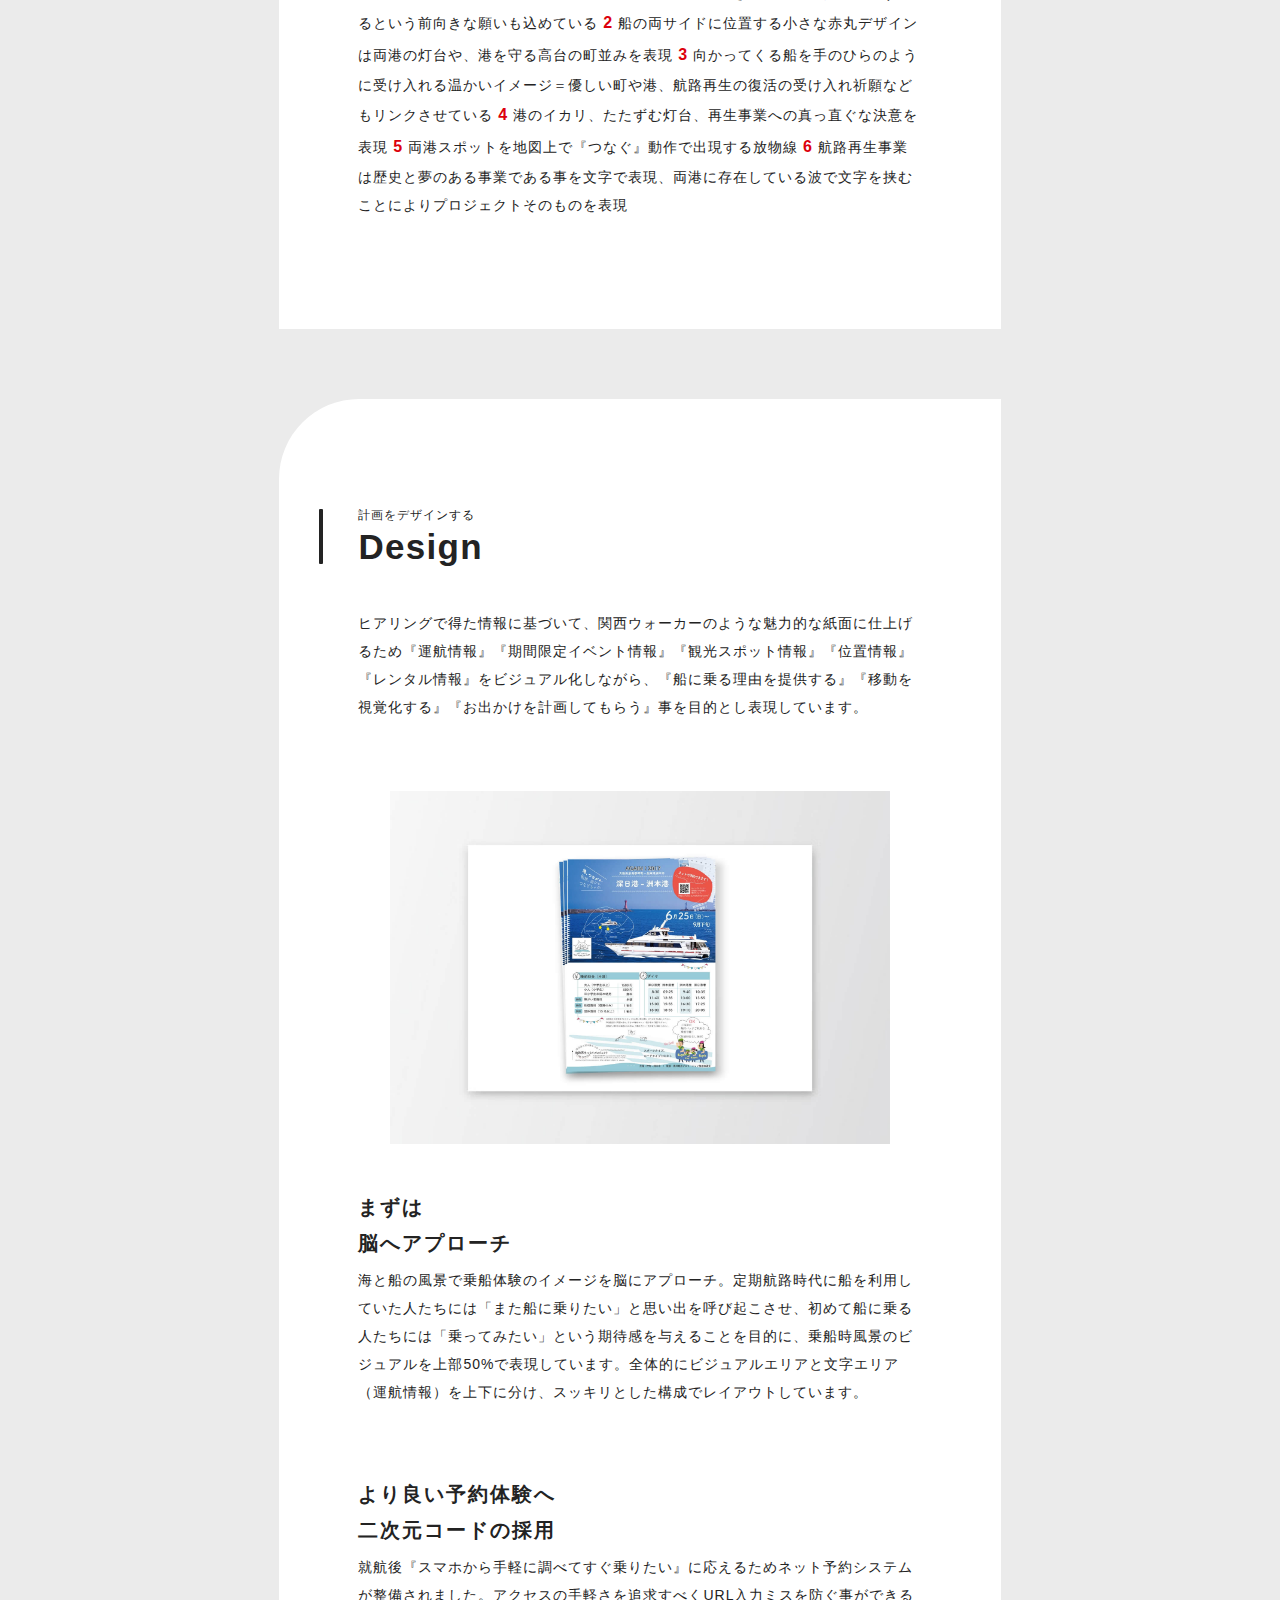
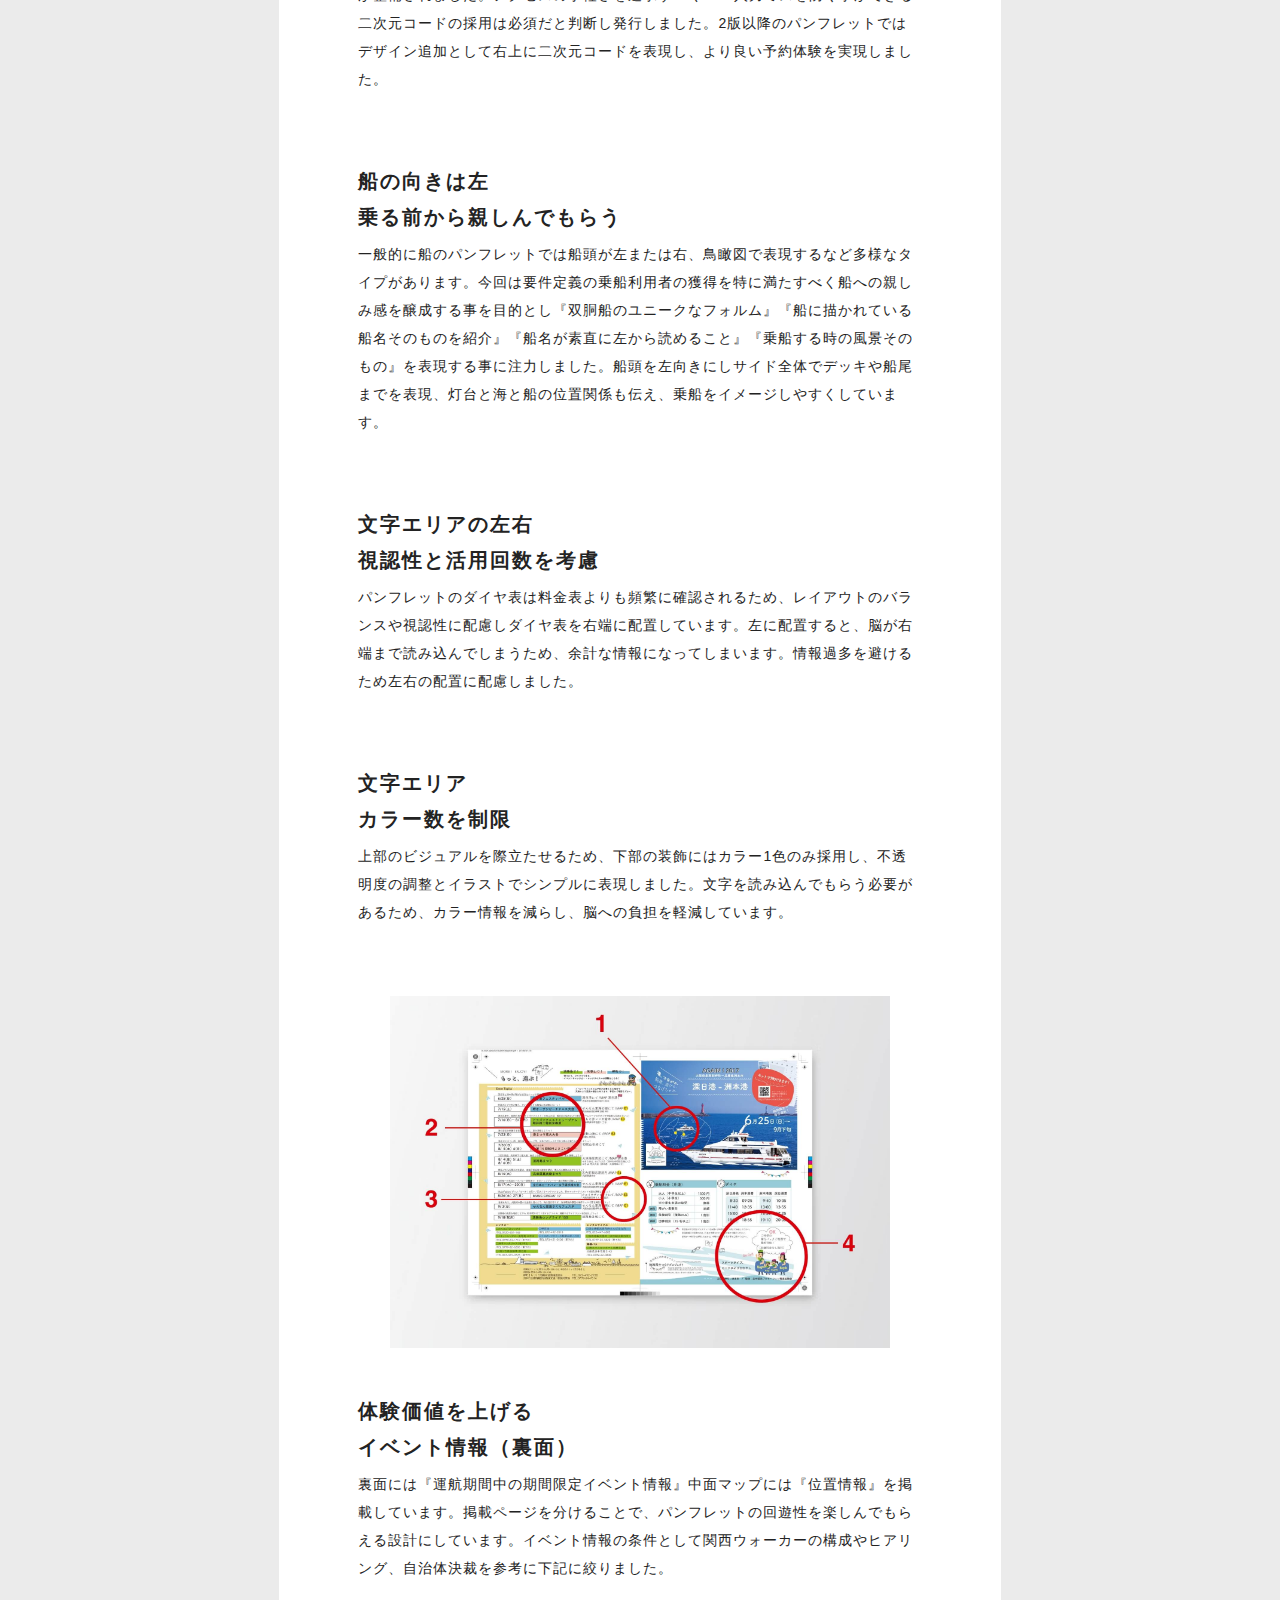
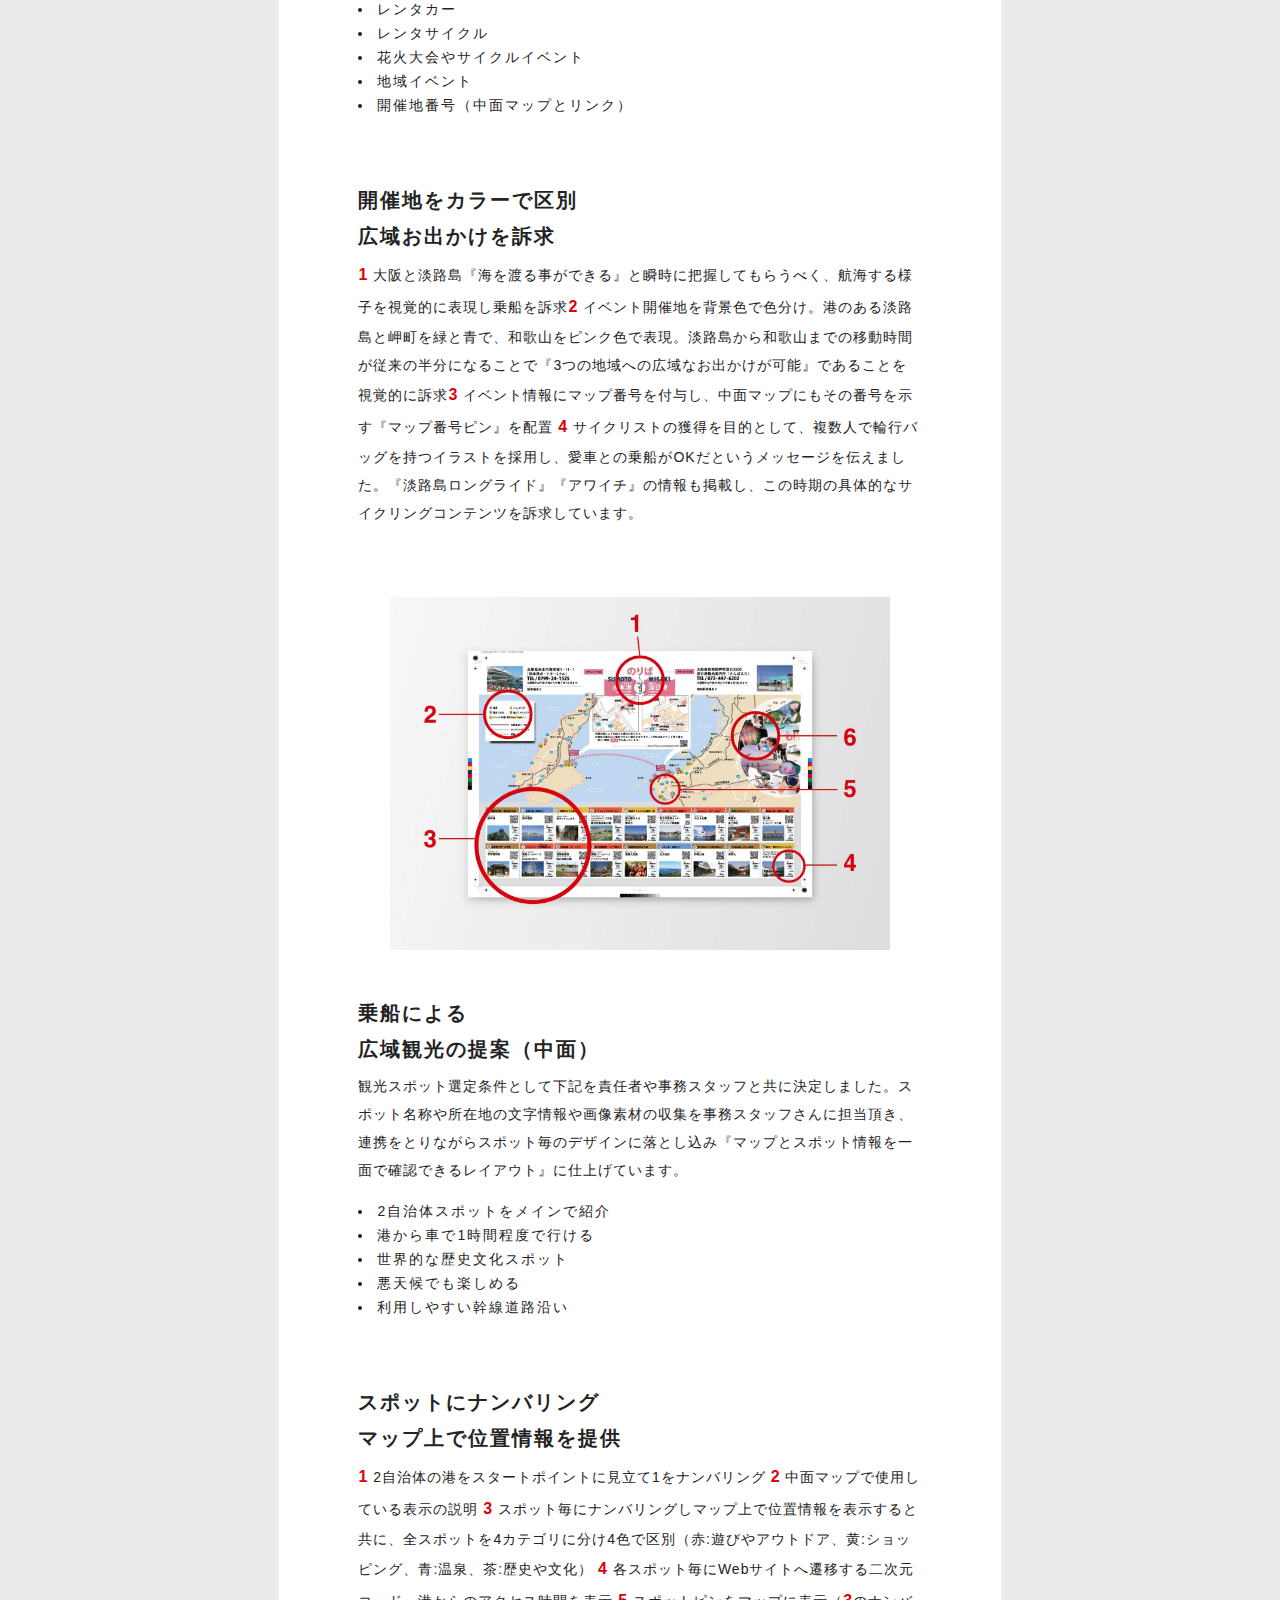
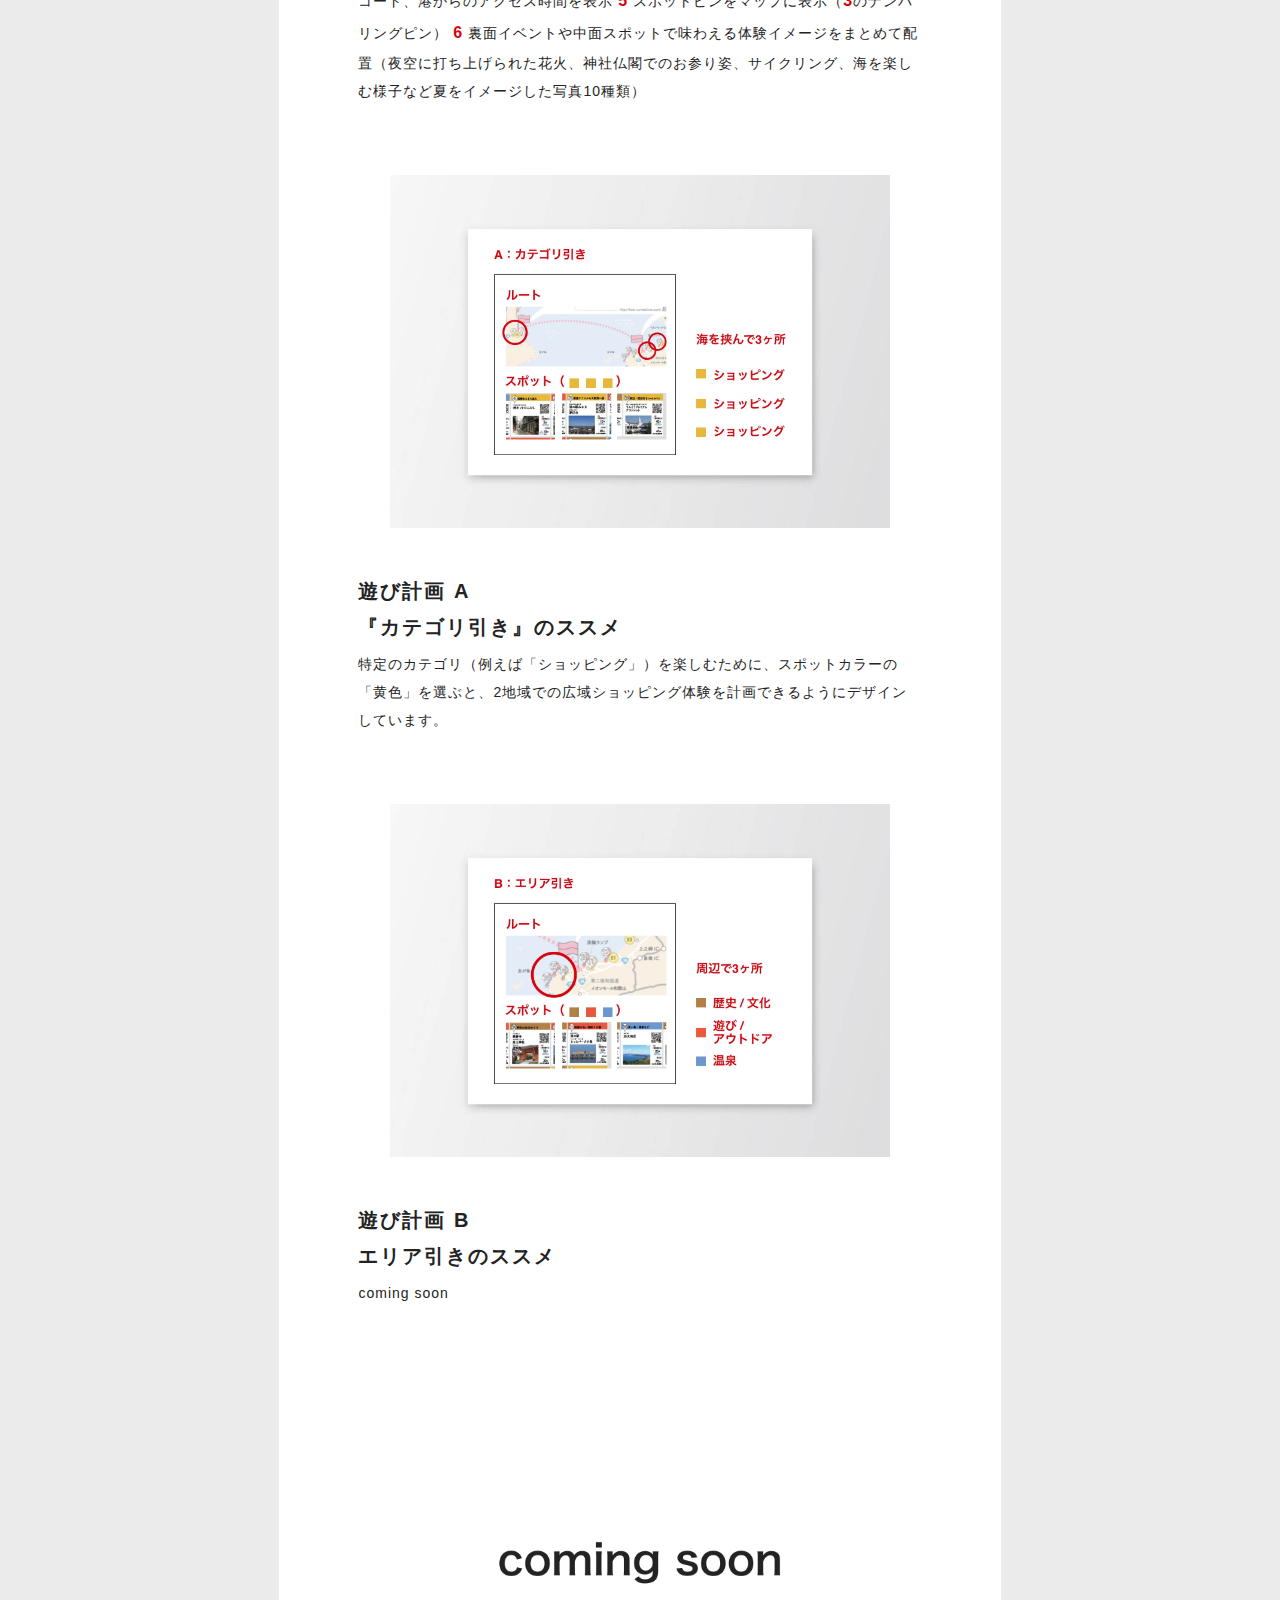
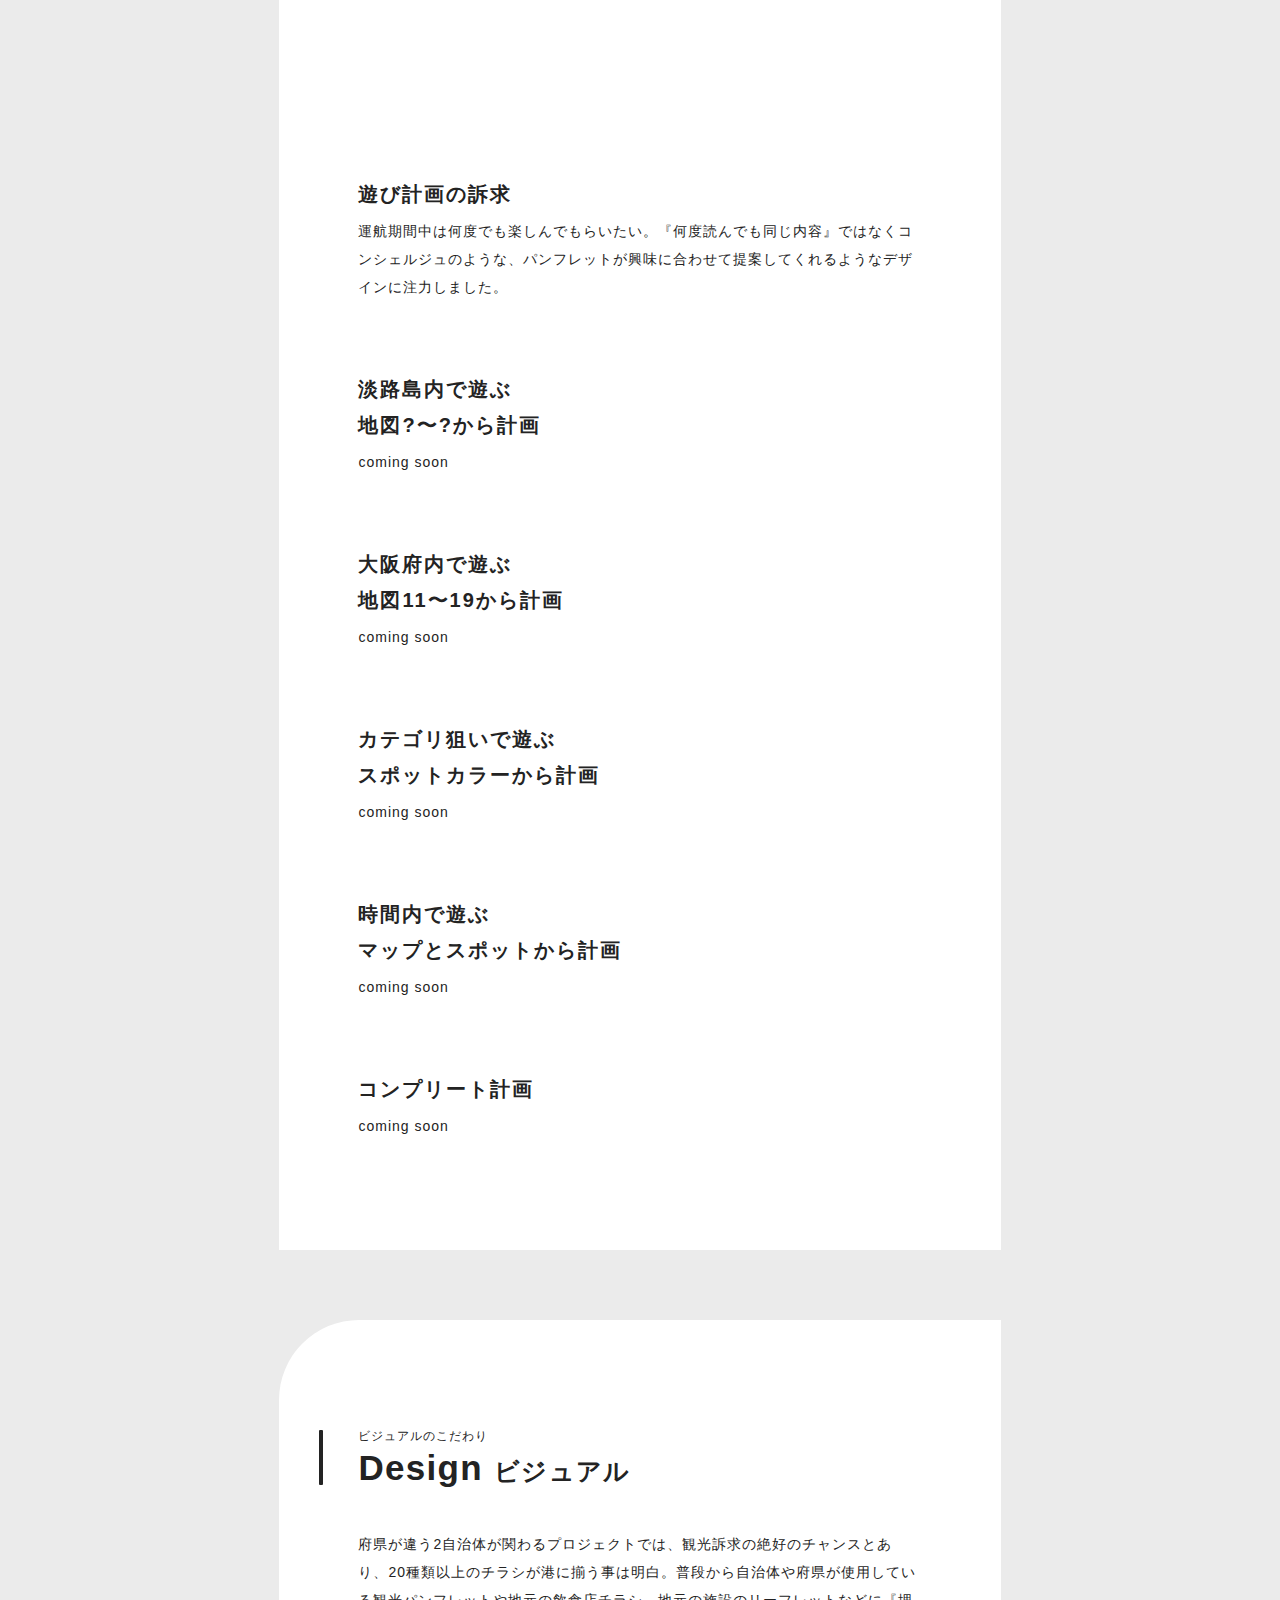
<file: works/graphic02/graphic02.html>
<!DOCTYPE html>
<html lang="ja">
<head>
  <meta charset="UTF-8">
  <title>LumiKojo | Design</title>
  <meta name="description" content="コーダーのデザインポートフォリオ、元警備員デザイナーコーダー、小城ルミ">
  <meta name="viewport" content="width=device-width, initial-scale=1.0, maximum-scale=1.0, user-scalable=no">
  <!--  favicon  -->
  <link rel="icon" type="image/png" href="../../assets/images/top/android-touch-icon.png">
  <link rel="icon" type="image/png" href="../../assets/images/top/favicon94.png">
  <!--  resetcss  -->
  <link rel="stylesheet" href="../../assets/css/reset.css">
  <link rel="stylesheet" href="../../assets/css/works.css">
  <link rel="stylesheet" href="../../assets/css/worksmedia.css">
  <!--  font  -->
  <link rel="preconnect" href="https://fonts.googleapis.com">
  <link rel="preconnect" href="https://fonts.gstatic.com" crossorigin>
  <link href="https: //fonts.googleapis.com/css2? family= Noto+Sans+JP:wght@100;400;700 & display=swap" rel="stylesheet">
</head>
<!-- body -->
<body>
  <!-- ここから　ヘッダー -->
  <header>
    <header class="headerInner">
      <div class="headerLogo">
        <h1>Lumi Kojo <span><br><p>Design portfolio</p></span></h1>
      </div>
      <nav>
        <ul class="headerNav">
          <li><a href="../../index.html#jump-works">Works</a></li>
          <li><a href="../../about/about.html">About</a></li>
          <li><a href="../../works/graphic03/graphic03.html" class="nav-contact">Pick Up!</a></li>
        </ul>
      </nav>
    </header>
  </header>
  <!-- ここまで　ヘッダー -->
  <!-- ここから　メイン -->
  <main>
    <div class="mediamain">
      <!-- ここから　トップとイントロ -->
      <div class="bggry">
        <!-- ここからセクション　トップ -->
        <section class="top">
          <div class="verticallineboxtwo">
            <h1 class="topttl  befor "><b>Solution</b></h1>
            <h2 class="topsubttl"><b>計画をデザイン</b></h2>
          </div>
          <img src="../../assets/images/thumb_graphic02.jpg" class="imgeighty mgtopsp" alt="編集中">
        </section>
        <!-- ここまでセクション　トップ -->
        <!-- ここからセクション　イントロ -->
        <section class="introduction">
          <h1 class="introttl"><b>Graphic design</b></h1>
          <h2 class="introsubttl">乗船パンフレット、展開制作</h2>
          <p class="mgtopfourtyfive">
            2つの自治体で力を入れている『航路再生事業プロジェクト』の乗船促進を図るべく公式制作したものです。乗船時間や観光スポットの情報伝達だけでなく、乗船によって得られる景色やシーン、観光カテゴリからのルート検索提案など『お出かけ計画』を模索してもらう工夫を盛り込んだ構成になっています。
            <br>
            展開実例（のぼり、横断幕、プロジェクト名刺）
          </p>
          <p class="introtxtcaption">自治体 | 事業促進パンフレットの公式制作（2017年版）</p> 
        </section>
        <!-- ここまでセクション　イントロ -->
      </div>
      <!-- ここまで　トップとイントロ-->
      <!-- ここから　各セクション -->  
      <div class="allsectionbg">
        <!-- ここからセクション　アサイン -->
        <section class="assign bgwh">
          <div class="verticallinebox">
            <h1 class="h1ttl pluseight">担当詳細</h1>
            <h2 class="h2subttl pluseight"><b>Assign</b></h2>
          </div>
          <!-- ディレクション -->
          <dl class="mgtopseventy">
            <dt class="plusten">制作時期と期間</dt>
            <dd class="plusten">2017年4月3ヶ月</dd>
            <dt class="plusten">所属 / 種別</dt>
            <dd class="plusten">自治体 / 実務</dd>
            <dt class="plusten">クライアント</dt>
            <dd class="plusten">インハウス</dd>
            <dt class="plusten">チーム / 単独</dt>
            <dd class="plusten">単独</dd>
            <dt class="plusten">制作物</dt>
            <dd class="plusten">パンフレット・販促物</dd>
            <dt class="plusten">担当領域</dt>
            <dd class="plusten">ディレクション・デザイン</dd>
          </dl>
          <table>
            <caption>
              Direction
            </caption>
            <tr>
              <td class="tdleft">ヒアリング</td>
              <td rowspan="9">Excel<br><br>PowerPoint</td>
            </tr>
            <tr>
              <td class="tdleft">デスクリサーチ</td>
            </tr>
            <tr>
              <td class="tdleft">乗船観光体験調査</td>
            </tr>
            <tr>
              <td class="tdleft">収集整理構成</td>
            </tr>
            <tr>
              <td class="tdleft">要件定義</td>
            </tr>
            <tr>
              <td class="tdleft">スタイルガイド </td>
            </tr>
            <tr>
              <td class="tdleft">企画提案資料作成<br><br>決裁添付用含む</td>
            </tr>
            <tr>
              <td class="tdleft">決裁者プレゼン</td>
            </tr>
            <tr>
              <td class="tdleft">品質工程管理</td>
            </tr>
          </table>
          <!-- デザイン -->
          <table>
            <caption>
              Design
            <tr>
              <td class="tdleft">ラフ</td>
              <td rowspan="2">Illustrator <br><br>Photoshop</td>
            </tr>
            <tr>
              <td class="tdleft">グラフィック</td>
            </tr>
          </table>
        </section>
        <!-- ここからセクション　ワークフロー -->
        <section class="wolkflow">
          <div class="verticallinebox">
            <h1 class="h1ttl pluseight">開発フロー</h1>
            <h2 class="h2subttl pluseight"><b>Workflow</b></h2>
          </div>
          <ul class="wolkflowlistcontents">
            <div class="listcontentbox">
              <div class="listttlbox">
                <h3 class="listttl">ご依頼</h3>
                <p class="listttlnumber">01</p>
              </div>
              <li class="listcontent">
                <p>プロジェクト責任者からの『乗船チラシ依頼』でした。できれば就航初日よりも1ヶ月前には完成して周知できる状態がベストの中で、制作期間は1ヶ月を切っていました。<br><br>プロジェクトは2自治体が関わっており要綱決定など決裁フローは2倍、試運転船の日程は2自治体で分けるので船に会えるタイミングは半分以下で、デザイン業務も厳しくなるイメージはつきました。外注では効率が悪く急な変更にもインハウスで対応していく必要があり、緊急かつ優先度の高い案件でした。<br><br>『制作効率』や『これまでのデザイン実績』を含め、乗船チラシのデザインをお願いしたいとのご相談からスタートしました。</p>
              </li>
            </div>
            <div class="listcontentbox">
              <div class="listttlbox">
                <h3 class="listttl">初期定義 / 初期課題</h3>
                <p class="listttlnumber" style="color: rgb(33, 139, 252);">02</p>
              </div>
              <li class="listcontent">
                <p>2自治体の『初期事項』はミーティングを進めていく上でまだまだ変更の可能性もあります。直前まで情報が降りてこない中で、『最低必要な初期事項』としてこれらを仮として進める事をプロジェクト責任者と決定。<br><br>情報が降りてくるまでは、ヒアリングやデスクリサーチを主に対応、乗船や観光に求められるデザイン要素固めに注力しました。
                  <ul class="solutions">
                    <li class="solutiontxt" style="background-color: rgb(110, 180, 255);">チラシデザイン</li>
                    <li class="solutiontxt" style="background-color: rgb(110, 180, 255);">乗船利用者の獲得</li>
                    <li class="solutiontxt" style="background-color: rgb(110, 180, 255);">広域観光の訴求</li>
                    <li class="solutiontxt" style="background-color: rgb(110, 180, 255);">サイクリストの獲得</li>
                    <li class="solutiontxt" style="background-color: rgb(110, 180, 255);">乗船情報の周知</li>
                  </ul>
                </p>
              </li>
            </div>
            <div class="listcontentbox">
              <div class="listttlbox">
                <h3 class="listttl">乗船体験調査</h3>
                <p class="listttlnumber">03</p>
              </div>
              <li class="listcontent">
                <p>今は期間限定プロジェクトですが、これを継続的な事業とするべく町をあげて注力しています。利用者の獲得には乗船情報だけでなく、楽しさやワクワク感を視覚化し『乗船する理由』や『継続して欲しいという期待感』にまで持っていき、そこから『計画をしてもらう』までが必須。心にアプローチするデザインが必要だと判断。<br><br>実際に対岸に観光し、旅の面白さ、町の風景や匂いなど、まだまだ行ってみたいスポット、知りたいグルメ、予算内や時間内でいかに楽しめるか心が動かされました。具体的に視覚化する情報の収集とヒアリングやリサーチの中でも声が多かった『関西ウォーカーみたいなモノが欲しい』を軸に『体験したくなり計画してしまう』をラフデザインでスタート。</p>
              </li>
            </div>
            <div class="listcontentbox">
              <div class="listttlbox">
                <h3 class="listttl">パンフレットに変更</h3>
                <p class="listttlnumber">04</p>
              </div>
              <li class="listcontent">
                <p>2自治体で降りてきた情報、ヒアリングや乗船体験調査、などを元に『関西ウォーカーのような2自治体の観光コンテンツが掲載されたパンフレット型』で発行しようと責任者会議で決定。<br><br>2自治体の『スポット情報やスポット写真』の収集については事務職員が自治体間で連携をとり、それをインハウスでデザインに組み込んでいくという体制を整えて頂きました。</p>
              </li>
            </div>
            <div class="listcontentbox">
              <div class="listttlbox">
                <h3 class="listttl">再定義<br>取組 / 課題解決</h3>
                <p class="listttlnumber" style="color: rgb(110, 180, 255);">05</p>
              </div>
              <li class="listcontent">
                <p>頂いた初期定義を『より人々が計画するレベル』まで落とし込む必要があり、具体的に再定義。掲載事項は変更や追加も多く、情報をもらうタイミングなども流動的で『お出かけ計画がし易いパンフレット』に拘るべくレイアウト変更に都度苦戦した案件でしたが、無事課題解決に導く事ができました。
                  <ul class="solutions">
                    <li class="solutiontxt through" style="background-color: rgb(110, 180, 255);">チラシデザイン</li>
                    <li class="solutiontxt" style="background-color: rgb(110, 180, 255);">乗船利用者の獲得</li>
                    <li class="solutiontxt" style="background-color: rgb(110, 180, 255);">広域観光の訴求</li>
                    <li class="solutiontxt" style="background-color: rgb(110, 180, 255);">サイクリストの獲得</li>
                    <li class="solutiontxt" style="background-color: rgb(110, 180, 255);">乗船情報の周知</li>
                    <li class="solutiontxt">パンフレットデザイン</li>
                    <li class="solutiontxt">関西ウォーカーのワクワク感を訴求</li>
                    <li class="solutiontxt">移動の視覚化</li>
                    <li class="solutiontxt">お出かけ計画の誘導</li>
                    <li class="solutiontxt">近隣県人口への周知</li>
                  </ul>
                </p>
              </li>
            </div>
        </section> 
        <!-- ここまでセクション　ワークフロー -->
        <!-- ここからセクション　スタイルガイド  -->
        <div class="jumpbox" id="jump-styleguide">
          <section class="styleguide">
            <div class="verticallinebox">
              <h1 class="h1ttl pluseight">スタイルガイド </h1>
              <h2 class="h2subttl pluseight"><b>Styleguide</b></h2>
            </div>
              <p class="mgtopfourtyfive">
                船『インフィニティー号』と海が8割を超えるビジュアルに。サイクリストやアウトドア需要などアクティブな印象かつ、主役の船を際立たせるため『テトラード配色』を採用。船ごしに見える全体的な風景カラーを『船が持つカラー』と先に明確にし、パンフレットや販促物に使用するカラーは船カラーや要件定義との相性を考慮し決定しました。
              </p>
              <div class="imgcenter mgtopseventy">
                <img class="imgwrap " src="../../works/graphic02/images/styleguide.jpg" alt="スタイルガイド資料1枚のビジュアル写真。資料詳細は下記に続く">
              </div>
              <h3 class="txtttl mgtopfourtyfive">コンセプト</h3>
              <p>関西ウォーカーのような乗船計画を。</p>
              <br>
              <ol>
                <li class="plusten disc">船旅が出来る事を明確に</li>
                <li class="plusten disc">お出かけ計画を誘導する</li>
              </ol>
              <h3 class="txtttl">カラー構成</h3>
              <p>船カラー（主役）を先に判別</p>
              <p>
                <div class="colorbox" style="background-color: #819ec9;">
                  <p>RGB（R129,G158,B201）HEX（#819ec9）CMYK（C36,M21,Y0,K21）</p>
                </div>
                <div class="colorboxwh" style="background-color:#4068a6;">
                  <p>RGB（R64,G104,B166）HEX（#4068a6）CMYK（C61,M37,Y0,K35）</p>
                </div>
                <div class="colorboxwh" style="background-color:#303666;">
                  <p>RGB（R48,G54,B102）HEX（#303666）CMYK（C53,M47,Y0,K60）</p>
                </div>
                <div class="colorbox" style="background-color:#ffffff;">
                  <p>RGB（R255,G255,B255）HEX（#ffffff）CMYK（C0,M0,Y0,K0）</p>
                </div>
                <div class="colorboxwh" style="background-color:#978689;">
                  <p>RGB（R151,G134,B137）HEX（#978689）CMYK（C0,M11,Y9,K41）</p>
                </div>
                <div class="colorboxwh" style="background-color:#b03f39;">
                  <p>RGB（R176,G63,B57）HEX（#b03f39）CMYK（C0,M64,Y68,K31）</p>
                </div>
                <div class="colorbox" style="background-color:#bed1e9;">
                  <p>RGB（R190,G209,B233）HEX（#bed1e9）CMYK（C18,M10,Y0,K9）</p>
                </div>
                <div class="colorbox" style="background-color:#edd8bd;">
                  <p>RGB（R237,G216,B189）HEX（#edd8bd）CMYK（C0,M9,Y20,K7）</p>
                </div>
              </p>
              <br>
              <ol>
                <li class="plusten disc">海や空の青（1&#12316;2段目）</li>
                <li class="plusten disc">インフィニティー号（3&#12316;6段目）</li>
                <li class="plusten disc">パンフレット中面の地図（7&#12316;8段目）</li>
              </ol>
              <p class="mgtopseventy">船カラーを際立たせる『テトラード配色』</p>
              <p>
                <div class="colorbox" style="background-color: #e6cf74;">
                  <p>RGB（R230,G207,B116）HEX（#e6cf74）CMYK（C0,M10,Y50,K10）</p>
                </div>
                <div class="colorboxwh" style="background-color:#71B1C2;">
                  <p>RGB（R113,G177,B194）HEX（#71B1C2）CMYK（C42,M9,Y0,K24）</p>
                </div>
                <div class="colorboxwh" style="background-color:#C77986;">
                  <p>RGB（R199,G121,B134）HEX（#C77986）CMYK（C0,M39,Y33,K22）</p>
                </div>
                <div class="colorbox" style="background-color:#75A772;">
                  <p>RGB（R117,G167,B114）HEX（#75A772）CMYK（C30,M0,Y32,K35）</p>
                </div>
              </p>
              <br>
              <ol>
                <li class="plusten disc">船カラーとの相性を考慮</li>
                <li class="plusten disc">低彩度のスポーツギアカラー</li>
                <li class="plusten disc">元気でカジュアルな配色</li>
                <li class="plusten disc">彩度明度は船カラーに合わせる</li>
                <li class="plusten disc">ゆるキャラカラーとの相性</li>
                <li class="plusten disc">主に販促物に使用</li>
              </ol>
              <h3 class="txtttl">書体構成</h3>
              <p>採用カラーが複数な分、書体は1種類に</p>
              <br>
              <ol>
                <li class="plusten disc">漢字や数字の視認性が高い</li>
                <li class="plusten disc">時刻表、料金表での視認性は必須</li>
                <li class="plusten disc">自然の風景とリンクする丸み</li>
                <li class="plusten disc">カジュアルかつ現代的</li>
                <li class="plusten disc">老若男女に違和感のない</li>
                <li class="plusten disc">書体名『筑紫A丸ゴシック』</li>
              </ol>
              <h3 class="txtttl">使用時</h3>
              <p>カラーや販促物展開について</p>
              <br>
              <ol>
                <li class="plusten disc">ゆるキャラはサイクル編を使用</li>
                <li class="plusten disc">ゆるキャラカラーとの相性も考慮</li>
              </ol>
              <img class="imgwrap" src="./images/styleguideend.jpg" alt="ロゴのイメージカラーを使用した切り取りデザインの一部をフッターのように飾り付けている。コンテンツの一区切りを表現している。"  class="styleguideend  ">
          </section> 
        </div>
        <!-- ここまでセクション　スタイルガイド  --> 
        <!-- ここからセクション　ロゴ -->
        <section class="logo bgwh mgtopseventy">
          <div class="verticallinebox">
            <h1 class="h1ttl pluseight">ロゴ構成</h1>
            <h2 class="h2subttl pluseight"><b>Logo</b></h2>
          </div>
          <p class="mgtopfourtyfive">
            パンフレットや販促物に使用するロゴを制作。時刻や注意事項、料金、観光スポット情報など『テキストが必須』の項目が多い制作物です。乗船を楽しんで頂くためのレイアウトスペースを確保するべく、プロジェクト内容や概要については『文字情報の羅列』ではなく『ロゴで伝える』手法を採用しました。
          </p>
          <div class="imgcenter mgtopseventy">
            <img class="imgwrap " src="./images/logodetail.jpg" alt="スタイルガイド資料1枚のビジュアル写真。資料詳細は下記に続く">
          </div>
          <p class="logotxt mgtopfourtyfive">
            <span class="marured">1</span>
            船がこちらに向かってくる方向性を舵を背景に大きく位置して表現。船がこちらに向かっている＝プロジェクトの舵もこちらに向かってきていて、船は港に必ず来るという前向きな願いも込めている
            <span class="marured">2</span>
            船の両サイドに位置する小さな赤丸デザインは両港の灯台や、港を守る高台の町並みを表現
            <span class="marured">3</span>
            向かってくる船を手のひらのように受け入れる温かいイメージ＝優しい町や港、航路再生の復活の受け入れ祈願などもリンクさせている
            <span class="marured">4</span>
            港のイカリ、たたずむ灯台、再生事業への真っ直ぐな決意を表現
            <span class="marured">5</span>
            両港スポットを地図上で『つなぐ』動作で出現する放物線
            <span class="marured">6</span>
            航路再生事業は歴史と夢のある事業である事を文字で表現、両港に存在している波で文字を挟むことによりプロジェクトそのものを表現
          </p> 
        </section>
        <!-- ここまでセクション　ロゴ -->
        <!-- ここからセクション　デザイン機能 -->
        <section class="designkinou bgwh">
          <div class="verticallinebox">
            <h1 class="h1ttl pluseight">計画をデザインする</h1>
            <h2 class="h2subttl pluseight"><b>Design <span style="font-size: 25px;"><br></span></b></h2>
          </div>
          <p class="mgtopfourtyfive">
            ヒアリングで得た情報に基づいて、関西ウォーカーのような魅力的な紙面に仕上げるため『運航情報』『期間限定イベント情報』『観光スポット情報』『位置情報』『レンタル情報』をビジュアル化しながら、『船に乗る理由を提供する』『移動を視覚化する』『お出かけを計画してもらう』事を目的とし表現しています。
          </p>
          <div class="imgcenter mgtopseventy">
            <img class="imgwrap " src="./images/designone.jpg">
          </div>
          <h3 class="txtttl mgtopfourtyfive">まずは<br>脳へアプローチ</h3>
          <p>海と船の風景で乗船体験のイメージを脳にアプローチ。定期航路時代に船を利用していた人たちには「また船に乗りたい」と思い出を呼び起こさせ、初めて船に乗る人たちには「乗ってみたい」という期待感を与えることを目的に、乗船時風景のビジュアルを上部50%で表現しています。全体的にビジュアルエリアと文字エリア（運航情報）を上下に分け、スッキリとした構成でレイアウトしています。</p>
          <h3 class="txtttl mgtopfourtyfive">より良い予約体験へ<br>二次元コードの採用</h3>
          <p>就航後『スマホから手軽に調べてすぐ乗りたい』に応えるためネット予約システムが整備されました。アクセスの手軽さを追求すべくURL入力ミスを防ぐ事ができる二次元コードの採用は必須だと判断し発行しました。2版以降のパンフレットではデザイン追加として右上に二次元コードを表現し、より良い予約体験を実現しました。</p>
          <h3 class="txtttl mgtopfourtyfive">船の向きは左<br>乗る前から親しんでもらう</h3>
          <p>一般的に船のパンフレットでは船頭が左または右、鳥瞰図で表現するなど多様なタイプがあります。今回は要件定義の乗船利用者の獲得を特に満たすべく船への親しみ感を醸成する事を目的とし『双胴船のユニークなフォルム』『船に描かれている船名そのものを紹介』『船名が素直に左から読めること』『乗船する時の風景そのもの』を表現する事に注力しました。船頭を左向きにしサイド全体でデッキや船尾までを表現、灯台と海と船の位置関係も伝え、乗船をイメージしやすくしています。</p>
          <h3 class="txtttl mgtopfourtyfive">文字エリアの左右<br>視認性と活用回数を考慮</h3>
          <p>パンフレットのダイヤ表は料金表よりも頻繁に確認されるため、レイアウトのバランスや視認性に配慮しダイヤ表を右端に配置しています。左に配置すると、脳が右端まで読み込んでしまうため、余計な情報になってしまいます。情報過多を避けるため左右の配置に配慮しました。</p>
          <h3 class="txtttl mgtopfourtyfive">文字エリア<br>カラー数を制限</h3>
          <p>上部のビジュアルを際立たせるため、下部の装飾にはカラー1色のみ採用し、不透明度の調整とイラストでシンプルに表現しました。文字を読み込んでもらう必要があるため、カラー情報を減らし、脳への負担を軽減しています。</p>
          <div class="imgcenter mgtopseventy">
            <img class="imgwrap " src="./images/designtwo.jpg">
          </div>
          <h3 class="txtttl mgtopfourtyfive">体験価値を上げる<br>イベント情報（裏面）</h3>
          <p>裏面には『運航期間中の期間限定イベント情報』中面マップには『位置情報』を掲載しています。掲載ページを分けることで、パンフレットの回遊性を楽しんでもらえる設計にしています。イベント情報の条件として関西ウォーカーの構成やヒアリング、自治体決裁を参考に下記に絞りました。
          <br>
          <ol class=" mgtoptwenty">
            <li class="plusten disc">レンタカー</li>
            <li class="plusten disc">レンタサイクル</li>
            <li class="plusten disc">花火大会やサイクルイベント</li>
            <li class="plusten disc">地域イベント</li>
            <li class="plusten disc">開催地番号（中面マップとリンク）</li>
          </ol>
          </p>
          <h3 class="txtttl mgtopfourtyfive">開催地をカラーで区別<br>広域お出かけを訴求</h3>
          <p><span class="marured">1</span>
            大阪と淡路島『海を渡る事ができる』と瞬時に把握してもらうべく、航海する様子を視覚的に表現し乗船を訴求<span class="marured">2</span>
            イベント開催地を背景色で色分け。港のある淡路島と岬町を緑と青で、和歌山をピンク色で表現。淡路島から和歌山までの移動時間が従来の半分になることで『3つの地域への広域なお出かけが可能』であることを視覚的に訴求<span class="marured">3</span>
            イベント情報にマップ番号を付与し、中面マップにもその番号を示す『マップ番号ピン』を配置
            <span class="marured">4</span>
            サイクリストの獲得を目的として、複数人で輪行バッグを持つイラストを採用し、愛車との乗船がOKだというメッセージを伝えました。『淡路島ロングライド』『アワイチ』の情報も掲載し、この時期の具体的なサイクリングコンテンツを訴求しています。</p>
          <div class="imgcenter mgtopseventy">
            <img class="imgwrap " src="./images/designfour.jpg">
          </div>
          <h3 class="txtttl mgtopfourtyfive">乗船による<br>広域観光の提案（中面）</h3>
          <p>観光スポット選定条件として下記を責任者や事務スタッフと共に決定しました。スポット名称や所在地の文字情報や画像素材の収集を事務スタッフさんに担当頂き、連携をとりながらスポット毎のデザインに落とし込み『マップとスポット情報を一面で確認できるレイアウト』に仕上げています。
          <ol class=" mgtoptwenty">
            <li class="plusten disc">2自治体スポットをメインで紹介</li>
            <li class="plusten disc">港から車で1時間程度で行ける</li>
            <li class="plusten disc">世界的な歴史文化スポット</li>
            <li class="plusten disc">悪天候でも楽しめる</li>
            <li class="plusten disc">利用しやすい幹線道路沿い</li>
          </ol>
        </p>
          <h3 class="txtttl mgtopfourtyfive">スポットにナンバリング<br>マップ上で位置情報を提供</h3>
          <p>
            <span class="marured">1</span>
            2自治体の港をスタートポイントに見立て1をナンバリング
            <span class="marured">2</span>
            中面マップで使用している表示の説明
            <span class="marured">3</span>
            スポット毎にナンバリングしマップ上で位置情報を表示すると共に、全スポットを4カテゴリに分け4色で区別（赤:遊びやアウトドア、黄:ショッピング、青:温泉、茶:歴史や文化）
            <span class="marured">4</span>
            各スポット毎にWebサイトへ遷移する二次元コード、港からのアクセス時間を表示
            <span class="marured">5</span>
            スポットピンをマップに表示（<span class="marured">3</span>のナンバリングピン）
            <span class="marured">6</span>
            裏面イベントや中面スポットで味わえる体験イメージをまとめて配置（夜空に打ち上げられた花火、神社仏閣でのお参り姿、サイクリング、海を楽しむ様子など夏をイメージした写真10種類）
          </p>
          <div class="imgcenter mgtopseventy">
            <img class="imgwrap " src="../../works/graphic02/images/designfive.jpg">
          </div>
          <h3 class="txtttl mgtopfourtyfive">遊び計画 A<br>『カテゴリ引き』のススメ</h3>
          <p>特定のカテゴリ（例えば「ショッピング」）を楽しむために、スポットカラーの「黄色」を選ぶと、2地域での広域ショッピング体験を計画できるようにデザインしています。</p>
          <div class="imgcenter mgtopseventy">
            <img class="imgwrap " src="../../works/graphic02/images/designsix.jpg">
          </div>
          <h3 class="txtttl mgtopfourtyfive">遊び計画 B<br>エリア引きのススメ</h3>
          <p>coming soon</p>
          <div class="imgcenter mgtopseventy">
            <img class="imgwrap " src="../../assets/images/comingsoon.jpg">
          </div>
          <h3 class="txtttl mgtopfourtyfive">遊び計画の訴求<br></h3>
          <p>運航期間中は何度でも楽しんでもらいたい。『何度読んでも同じ内容』ではなくコンシェルジュのような、パンフレットが興味に合わせて提案してくれるようなデザインに注力しました。</p>
          <h3 class="txtttl mgtopfourtyfive">淡路島内で遊ぶ<br>地図?&#12316;?から計画</h3>
          <p>coming soon</p>
          <h3 class="txtttl mgtopfourtyfive">大阪府内で遊ぶ<br>地図11&#12316;19から計画</h3>
          <p>coming soon</p>
          <h3 class="txtttl mgtopfourtyfive">カテゴリ狙いで遊ぶ<br>スポットカラーから計画</h3>
          <p>coming soon</p>
          <h3 class="txtttl mgtopfourtyfive">時間内で遊ぶ<br>マップとスポットから計画</h3>
          <p>coming soon</p>
          <h3 class="txtttl mgtopfourtyfive">コンプリート計画</h3>
          <p>coming soon</p>
        </section>
        <!-- ここまでセクション デザイン機能 -->
        <!-- ここからセクション デザインビジュアル -->
        <section class="designvisual bgwh">
          <div class="verticallinebox">
            <h1 class="h1ttl pluseight">ビジュアルのこだわり</h1>
            <h2 class="h2subttl pluseight"><b>Design <span style="font-size: 25px;">ビジュアル</span></b></h2>
          </div>
          <p class="mgtopfourtyfive">
            府県が違う2自治体が関わるプロジェクトでは、観光訴求の絶好のチャンスとあり、20種類以上のチラシが港に揃う事は明白。普段から自治体や府県が使用している観光パンフレットや地元の飲食店チラシ、地元の施設のリーフレットなどに『埋もれないビジュアル』を実現する事に注力しました。
          </p>
          <div class="imgcenter mgtopseventy">
            <img class="imgwrap " src="../../assets/images/comingsoon.jpg">
          </div>
          <h3 class="txtttl mgtopfourtyfive">パンフレットまつりに<br>
            埋れさせない</h3>
          <p>パンフレット棚や平台に設置される場合は他のパンフレットと重なる場合があり、2自治体が注力しているプロジェクトなら尚更。自治体、観光局、観光協会、地域団体や施設、特産物、文化財、各スポット独自のパンフレットなど数十種類のパンフレットが2自治体分集まります。プロジェクトのイメージを強調したデザインにし、持っていることがわかりやすいパンフレットに仕上げました。</p>
          <div class="imgcenter mgtopseventy">
            <img class="imgwrap " src="../../assets/images/comingsoon.jpg">
          </div>
          <h3 class="txtttl mgtopfourtyfive">スポットギャラリー<br>ナンバリング</h3>
          <p>ギャラリー縦2行の番号降りは『地図とギャラリーの目線の往復が最短になるように』考慮して設計しました。紙面を左半分と右半分に完全にレイアウトを分けて考え、まず地図にスポットナンバーを割り振り、その後でギャラリーにナンバリングして行きました。左紙面は淡路島用、右紙面は大阪用と分けて考えレイアウトしました。</p>
          <h3 class="txtttl mgtopfourtyfive">
            QRコードで<br>
            観光時に検索しやすく
            </h3>
          <p>coming soon<br>
           
            </p>
        </section>
        <!-- ここまでセクション　デザインビジュアル -->
        <!-- ここからセクション　決裁 -->
        <section class="approval bgwh">
          <div class="verticallinebox">
            <h1 class="h1ttl pluseight">変更や追加も柔軟に対応</h1>
            <h2 class="h2subttl pluseight"><b>Approval</b></h2>
          </div>
          <p class="mgtopfourtyfive">
            初期定義も変更や追加を重ね、最終的な要件定義までしっかりとコミュニケーションをとり、デザイン調整も柔軟に対応でき、無事要件定義をクリア。就航がスタートしてからは乗船場所案内のぼりや担当者名刺などの販促物を手掛けプロジェクトを盛り上げる事ができました。
          </p>
          <div class="imgcenter mgtopseventy">
            <img class="imgwrap " src="../../assets/images/comingsoon.jpg">
          </div>
          
          <h3 class="txtttl mgtopfourtyfive">回覧板でない<br>
            体験パンフレット</h3>
          <p>coming soon</p>
          <h3 class="txtttl mgtopfourtyfive">町に増える<br>
            風景の視覚化</h3>
          <p>coming soon</p>
          <h3 class="txtttl mgtopfourtyfive">隣の県の<br>ショッピングセンター内
            </h3>
          <p>coming soon</p>
          <h3 class="txtttl mgtopfourtyfive">コンプリートを<br>目指すよの声
            </h3>
          <p>coming soon</p>
          </section>
          <!-- ここまでセクション　決裁 -->
          <!-- ここからセクション　ツールとプロダクト -->
          <section class="toolproduct">
            <div class="verticallinebox">
              <h1 class="h1ttl pluseight">デザイン展開実例</h1>
              <h2 class="h2subttl pluseight"><b>Tool / Product</b></h2>
            </div>
            <p class="mgtopfourtyfive">
              パンフレット制作後に手掛けた販促物です。パンフレットが好評で、世界観を合わせたのぼりを作って欲しいとのご依頼でした。さらにそれがまた好評を呼び、第2段のぼりや船に飾る横断幕、町舎にかける横断幕も依頼を頂き、町をプロジェクト色に染め、子供や大人から『可愛い』『元気が出るよ』『見てて楽しい』など沢山の方に喜ばれ、プロジェクトの推進の一役を担わせて頂く事ができました。
            </p>
            
            <h3 class="txtttlen mgtopwide ftcenter">Tool<br></h3>
            <div class="imgcenter mgtopseventy">
              <img src="../../assets/images/comingsoon.jpg" alt="" class="imgwrap">
            </div>
            <div class="mglrtenper">
              <h4 class="subtxtttl mgtopfourtyfive">初期のぼり</h4>
              <p class="fstwelve">coming soon</p>
              <p class="introtxtcaption">2017 | 航路再生事業プロジェクト販促物</p> 
            </div>
            <div class="imgcenter mgtopseventy">
              <img src="../../assets/images/comingsoon.jpg" alt="" class="imgwrap">
            </div>
            <div class="mglrtenper">
              <h4 class="subtxtttl mgtopfourtyfive">第2弾のぼり</h4>
              <p class="fstwelve">coming soon</p>
              <p class="introtxtcaption">2017 | 航路再生事業プロジェクト販促物</p> 
            </div>
            <div class="imgcenter mgtopseventy">
              <img src="../../assets/images/comingsoon.jpg" alt="" class="imgwrap">
            </div>
            <div class="mglrtenper">
              <h4 class="subtxtttl mgtopfourtyfive">第3弾のぼり</h4>
              <p class="fstwelve">coming soon</p>
              <p class="introtxtcaption">2017 | 航路再生事業プロジェクト販促物</p> 
            </div>
            <div class="imgcenter mgtopseventy">
              <img src="../../assets/images/comingsoon.jpg" alt="" class="imgwrap">
            </div>
            <div class="mglrtenper">
              <h4 class="subtxtttl mgtopfourtyfive">第4弾お揃いのぼり</h4>
              <p class="fstwelve">coming soon</p>
              <p class="introtxtcaption">2017 | 航路再生事業プロジェクト販促物</p> 
            </div>
            <div class="imgcenter mgtopseventy">
              <img src="../../assets/images/comingsoon.jpg" alt="" class="imgwrap">
            </div>
            <div class="mglrtenper">
              <h4 class="subtxtttl mgtopfourtyfive">インフィニティー号用横断幕</h4>
              <p class="fstwelve">coming soon</p>
              <p class="introtxtcaption">2017 | 航路再生事業プロジェクト販促物</p> 
            </div>
            <div class="imgcenter mgtopseventy">
              <img src="../../assets/images/comingsoon.jpg" alt="" class="imgwrap">
            </div>
            <div class="mglrtenper">
              <h4 class="subtxtttl mgtopfourtyfive">町舎用横断幕</h4>
              <p class="fstwelve">coming soon</p>
              <p class="introtxtcaption">2017 | 航路再生事業プロジェクト販促物</p> 
            </div>
            <div class="imgcenter mgtopseventy">
              <img src="../../works/graphic03/images/designseven.jpg" alt="" class="imgwrap">
            </div>
            <div class="mglrtenper">
              <h4 class="subtxtttl mgtopfourtyfive">プロジェクト担当者名刺</h4>
              <p class="fstwelve">『プロジェクトの機運』と『担当者5名のエンゲージメント』の向上を図り制作。名刺交換のシーンでは珍しい町章ビジュアルにコミュニケーションが活発化、事業の良き宣伝にもなったと喜ばれました。</p>
              <p class="introtxtcaption">2017 | 航路再生事業プロジェクト販促物</p> 
            </div>
          </section>
          <!-- ここまでセクション　ツールとプロダクト -->
          <!-- ここから　エンドビジュアル -->
            <h1 class="exttl">案件に活用した経験など</h1>
            <ul class="experience">
              <li class="extxt">元警備員 / 洞察力、調査力、大衆心理</li>
              <li class="extxt">子育て / コミュニケーション、お出かけ計画</li>
              <li class="extxt">地域活動 / 弱い紐帯の強み</li>
              <li class="extxt">その昔 / 関西ウォーカーにハマっていた</li>
              <li class="extxt">昔から / 企画行動力、遊びは得意分野</li>   
            </ul>
          <div class="imgend">
            <img class="imgwrap" src="../../assets/images/comingsoon.jpg" alt="coming soon">
          </div>
    </div> 
  </main>
  <!-- ここまで　メイン -->
  <!-- ここから　フッター -->
  <footer>
    <section class="footer">
      <div class="footerLeft">
        <ul class="leftNav">
          <li><a href="../../index.html#jump-works">Works</a></li>
          <li><a href="../../about/about.html">About</a></li>
          <li><a href="../../works/graphic03/graphic03.html">Pick Up!</a></li>
        </ul>
        <div class="leftLogoCopy">
          <p class="logo">Lumi Kojo<br>Design<span> </span>portfolio<br><span class=copy>&copy; 2022-2023 Lumi Kojo</span></p>
        </div>
      </div>
      <div class="footerRight">
        <img class="codingimg" src="../../assets/images/top/favicon94.png" alt="ロゴ">
        <p class="message">NO DESIGN, NO LIFE<br>The passion for solution</p>
      </div>
    </section>
  </footer>
  <!-- ここまで　フッター -->
</body>
<!-- body end -->
</html>
</file>
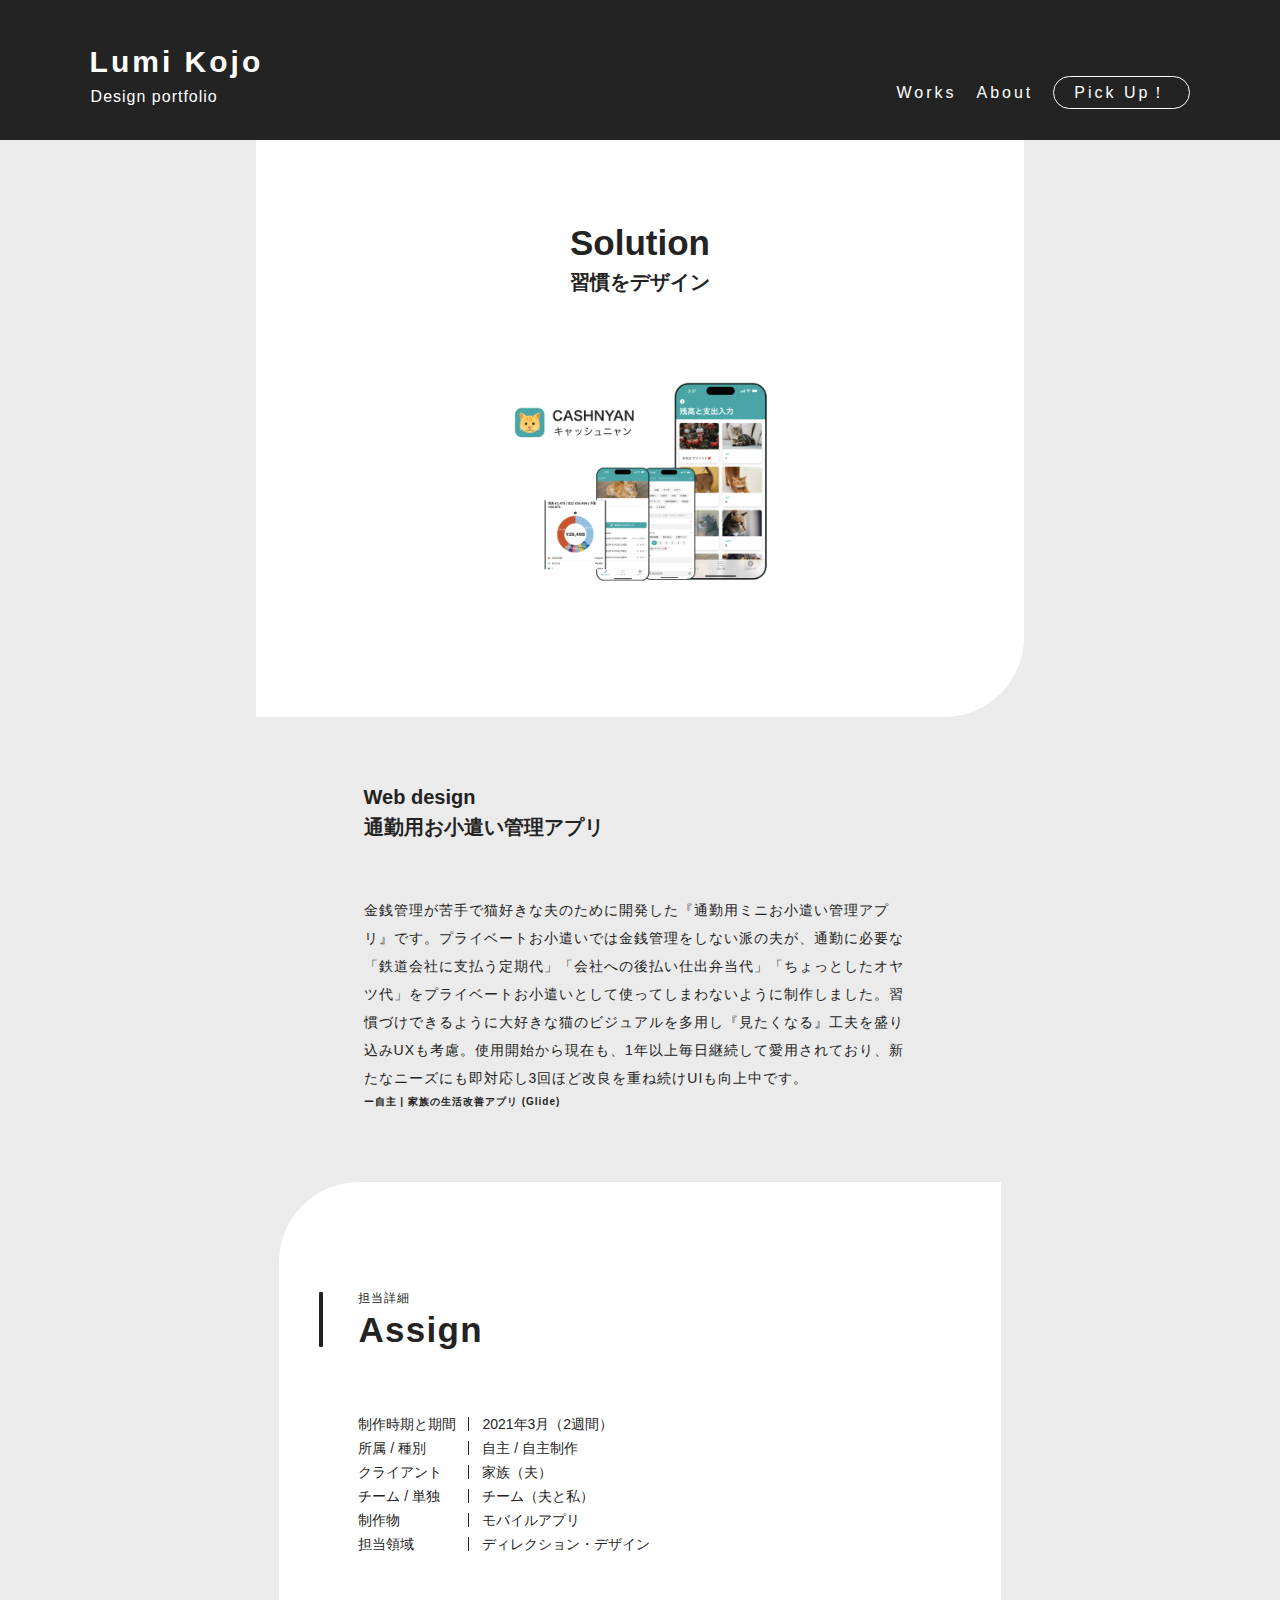
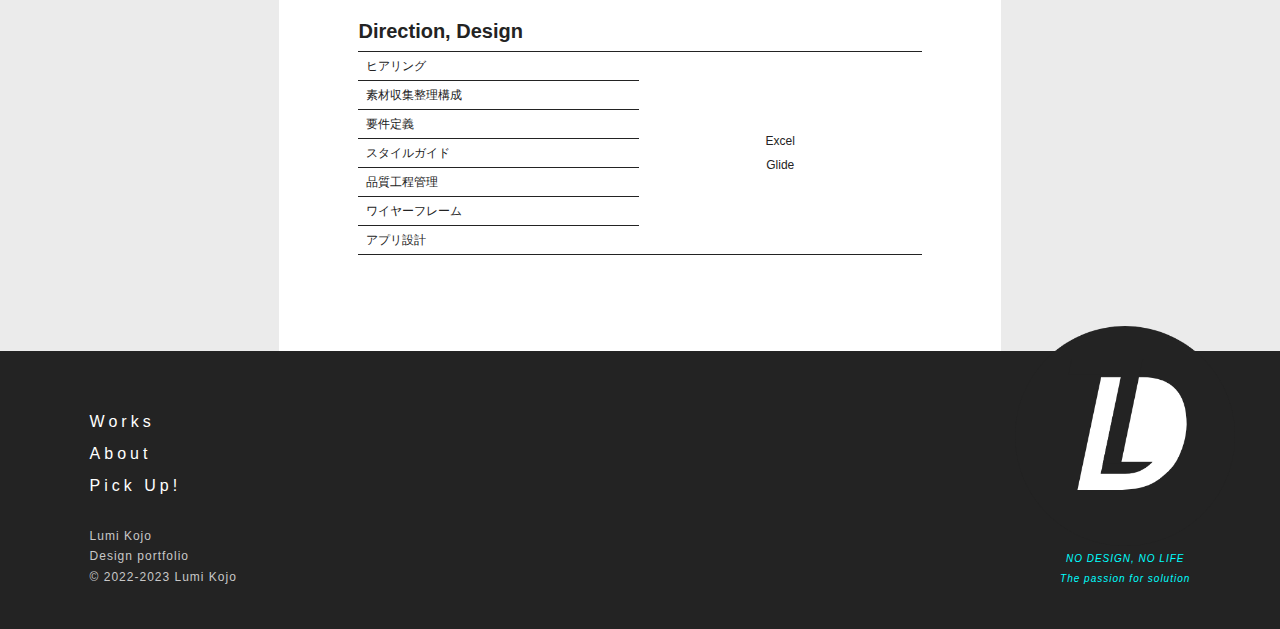
<file: works/web01/web01.html>
<!DOCTYPE html>
<html lang="ja">
<head>
  <meta charset="UTF-8">
  <title>LumiKojo | Design</title>
  <meta name="description" content="コーダーのデザインポートフォリオ、元警備員デザイナーコーダー、小城ルミ">
  <meta name="viewport" content="width=device-width, initial-scale=1.0, maximum-scale=1.0, user-scalable=no">
  <!--  favicon  -->
  <link rel="icon" type="image/png" href="../../assets/images/top/android-touch-icon.png">
  <link rel="icon" type="image/png" href="../../assets/images/top/favicon94.png">
  <!--  resetcss  -->
  <link rel="stylesheet" href="../../assets/css/reset.css">
  <link rel="stylesheet" href="../../assets/css/works.css">
  <link rel="stylesheet" href="../../assets/css/worksmedia.css">
  <!--  font  -->
  <link rel="preconnect" href="https://fonts.googleapis.com">
  <link rel="preconnect" href="https://fonts.gstatic.com" crossorigin>
  <link href="https: //fonts.googleapis.com/css2? family= Noto+Sans+JP:wght@100;400;700 & display=swap" rel="stylesheet">
</head>
<!-- body -->
<body>
  <!-- ここから　ヘッダー -->
  <header>
    <header class="headerInner">
      <div class="headerLogo">
        <h1>Lumi Kojo <span><br><p>Design portfolio</p></span></h1>
      </div>
      <nav>
        <ul class="headerNav">
          <li><a href="../../index.html#jump-works">Works</a></li>
          <li><a href="../../about/about.html">About</a></li>
          <li><a href="../../works/graphic03/graphic03.html" class="nav-contact">Pick Up！</a></li>
        </ul>
      </nav>
    </header>
  </header>
  <!-- ここまで　ヘッダー -->
  <!-- ここから　メイン -->
  <main>
    <div class="mediamain">
      <!-- ここから　トップとイントロ -->
      <div class="bggry">
        <!-- ここからセクション　トップ -->
        <section class="top">
          <div class="verticallineboxtwo">
            <h1 class="topttl  befor "><b>Solution</b></h1>
            <h2 class="topsubttl"><b>習慣をデザイン</b></h2>
          </div>
          <img src="../../assets/images/thumb_web011.jpg" class="imgeighty mgtopsp" alt="アプリ画面イメージ">
        </section>
        <!-- ここまでセクション　トップ -->
        <!-- ここからセクション　イントロ -->
        <section class="introduction">
          <h1 class="introttl"><b>Web design</b></h1>
          <h2 class="introsubttl">通勤用お小遣い管理アプリ</h2>
　　　　　　　　　　<!-- url -->
          <p class="mgtopfourtyfive">
            金銭管理が苦手で猫好きな夫のために開発した『通勤用ミニお小遣い管理アプリ』です。プライベートお小遣いでは金銭管理をしない派の夫が、通勤に必要な「鉄道会社に支払う定期代」「会社への後払い仕出弁当代」「ちょっとしたオヤツ代」をプライベートお小遣いとして使ってしまわないように制作しました。習慣づけできるように大好きな猫のビジュアルを多用し『見たくなる』工夫を盛り込みUXも考慮。使用開始から現在も、1年以上毎日継続して愛用されており、新たなニーズにも即対応し3回ほど改良を重ね続けUIも向上中です。
          </p>
          <p class="introtxtcaption">自主 | 家族の生活改善アプリ (Glide)</p> 
        </section>
        <!-- ここまでセクション　イントロ -->
      </div>
      <!-- ここまで　トップとイントロ-->
      <!-- ここから　各セクション -->  
      <div class="allsectionbg">
        <!-- ここからセクション　アサイン -->
        <section class="assign bgwh">
          <div class="verticallinebox">
            <h1 class="h1ttl pluseight">担当詳細</h1>
            <h2 class="h2subttl pluseight"><b>Assign</b></h2>
          </div>
           <!-- ディレクション -->
          <dl class="mgtopseventy">
            <dt class="plusten">制作時期と期間</dt>
            <dd class="plusten">2021年3月（2週間）</dd>
            <dt class="plusten">所属 / 種別</dt>
            <dd class="plusten">自主 / 自主制作</dd>
            <dt class="plusten">クライアント</dt>
            <dd class="plusten">家族（夫）</dd>
            <dt class="plusten">チーム / 単独</dt>
            <dd class="plusten">チーム（夫と私）</dd>
            <dt class="plusten">制作物</dt>
            <dd class="plusten">モバイルアプリ</dd>
            <dt class="plusten">担当領域</dt>
            <dd class="plusten">ディレクション・デザイン</dd>
          </dl>
          <table>
            <caption>
              Direction, Design
            </caption>
            <tr>
              <td class="tdleft">ヒアリング</td>
              <td rowspan="7">Excel<br><br>Glide
            </tr>
            <tr>
              <td class="tdleft">素材収集整理構成</td>
            </tr>
            <tr>
              <td class="tdleft">要件定義</td>
            </tr>
            <tr>
              <td class="tdleft">スタイルガイド </td>
            </tr>           
            <tr>
              <td class="tdleft">品質工程管理</td>
            </tr>
            <tr>
              <td class="tdleft">ワイヤーフレーム</td>
            </tr>
            <tr>
              <td class="tdleft">アプリ設計</td>
            </tr>       
          </table>
        </section>
        <!-- ここからセクション　 
        <section class="wolkflow">
          <div class="verticallinebox">
            <h1 class="h1ttl pluseight">coming soon</h1>
            <h2 class="h2subttl pluseight"><b>coming soon
            </b></h2>
          </div>
          <ul class="wolkflowlistcontents">
            <div class="listcontentbox">
              <div class="listttlbox">
                <h3 class="listttl">詳細は編集中です</h3> 
              </div>
            </div> -->        
    </div> 
  </main>
  <!-- ここまで　メイン -->

  <!-- ここから　フッター -->
  <footer>
    <section class="footer">
      <div class="footerLeft">
        <ul class="leftNav">
          <li><a href="../../index.html#jump-works">Works</a></li>
          <li><a href="../../about/about.html">About</a></li>
          <li><a href="../../works/graphic03/graphic03.html">Pick Up!</a></li>
        </ul>
        <div class="leftLogoCopy">
          <p class="logo">Lumi Kojo<br>Design<span> </span>portfolio<br><span class=copy>&copy; 2022-2023 Lumi Kojo</span></p>
        </div>
      </div>
      <div class="footerRight">
        <img class="codingimg" src="../../assets/images/top/favicon94.png" alt="ロゴ">
        <p class="message">NO DESIGN, NO LIFE<br>The passion for solution</p>
      </div>
    </section>
  </footer>
  <!-- ここまで　フッター -->
</body>
<!-- body end -->
</html>
</file>
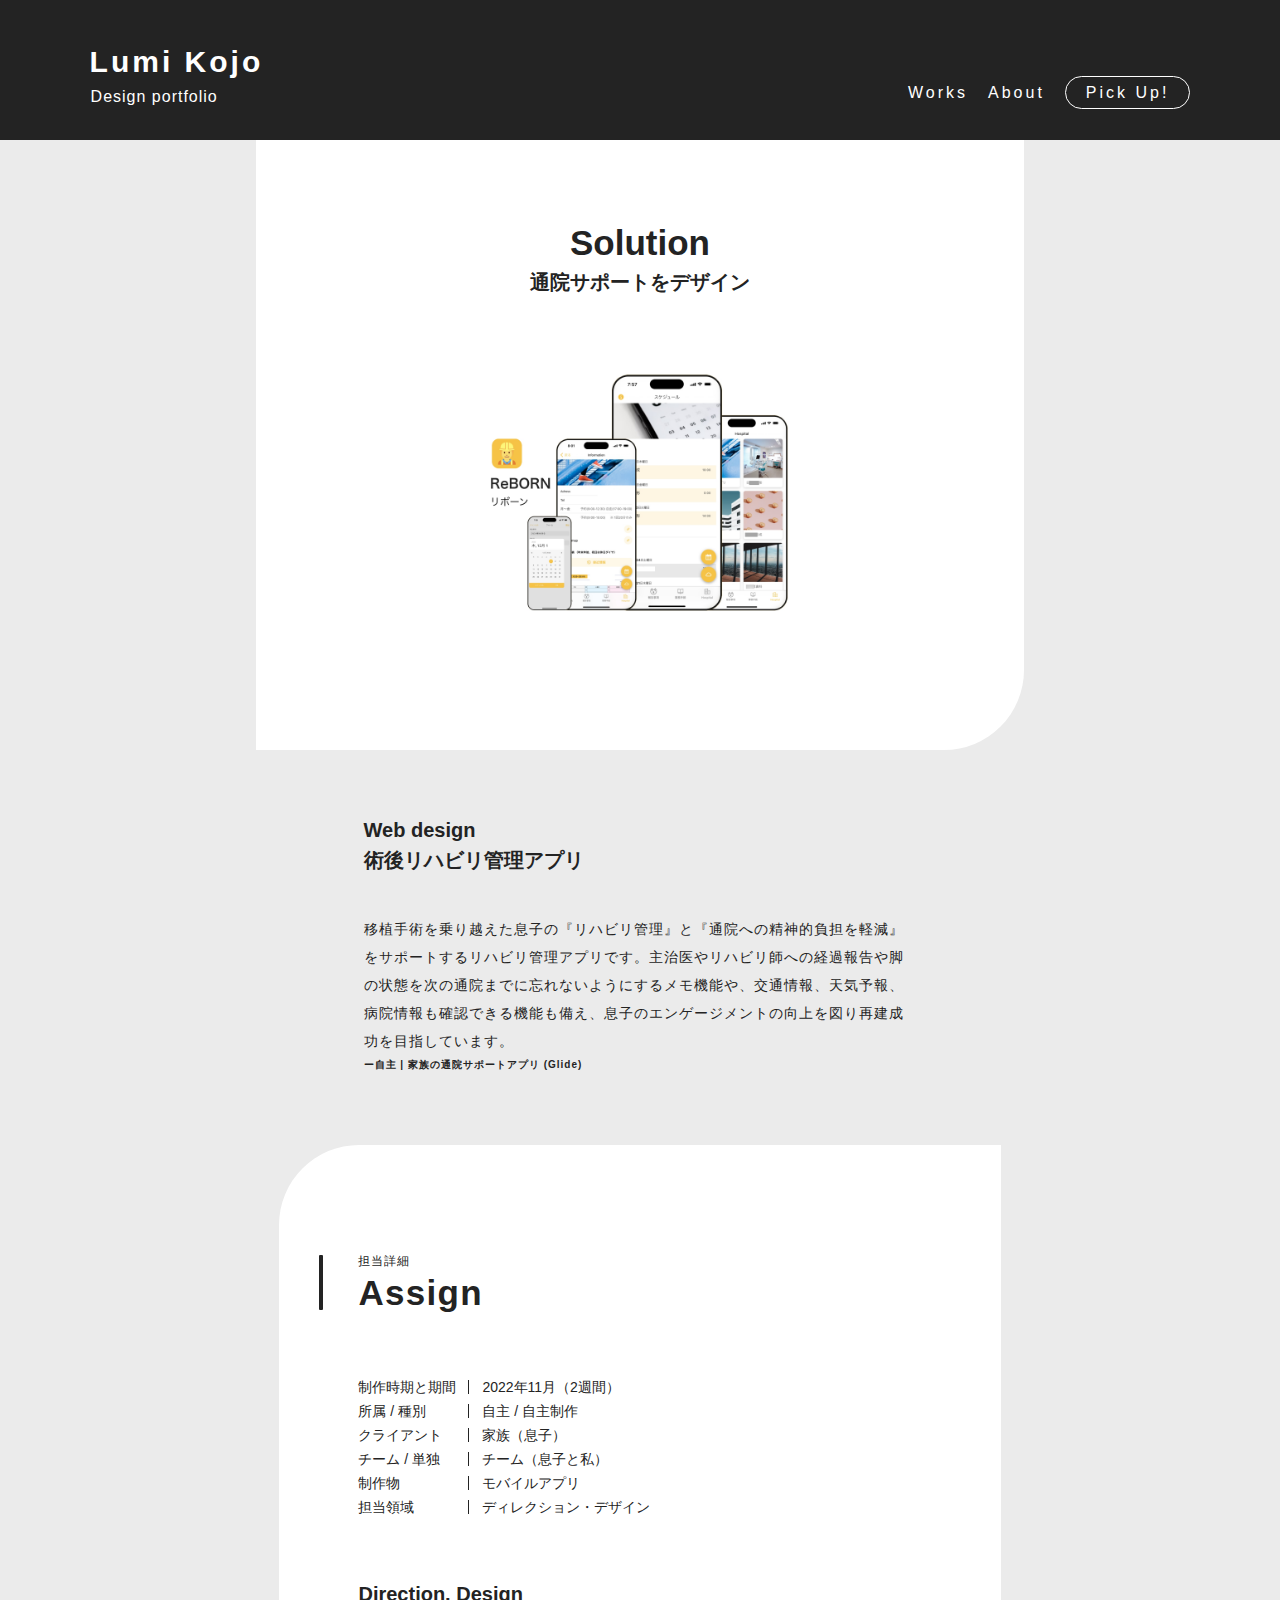
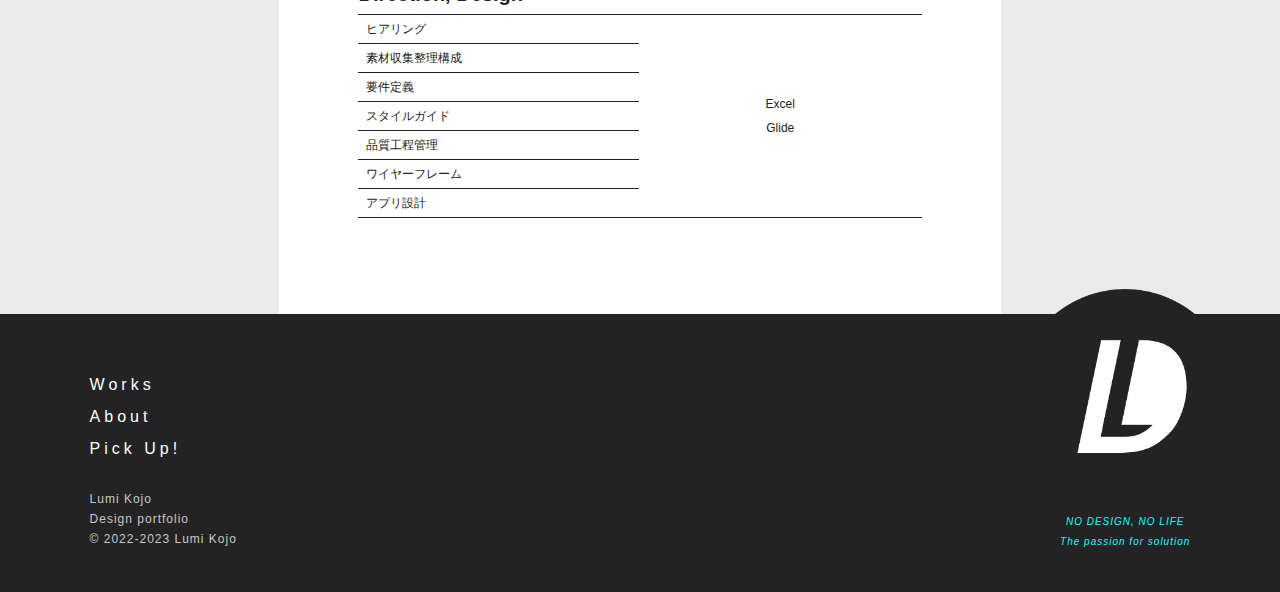
<file: works/web04/web04.html>
<!DOCTYPE html>
<html lang="ja">
<head>
  <meta charset="UTF-8">
  <title>LumiKojo | Design</title>
  <meta name="description" content="コーダーのデザインポートフォリオ、元警備員デザイナーコーダー、小城ルミ">
  <meta name="viewport" content="width=device-width, initial-scale=1.0, maximum-scale=1.0, user-scalable=no">
  <!--  favicon  -->
  <link rel="icon" type="image/png" href="../android-touch-icon.png">
  <link rel="icon" type="image/png" href="../favicon94.png">
  <!--  resetcss  -->
  <link rel="stylesheet" href="../../assets/css/reset.css">
  <link rel="stylesheet" href="../../assets/css/works.css">
  <link rel="stylesheet" href="../../assets/css/worksmedia.css">
  <!--  font  -->
  <link rel="preconnect" href="https://fonts.googleapis.com">
  <link rel="preconnect" href="https://fonts.gstatic.com" crossorigin>
  <link href="https: //fonts.googleapis.com/css2? family= Noto+Sans+JP:wght@100;400;700 & display=swap" rel="stylesheet">
</head>
<!-- body -->
<body>
  <!-- ここから　ヘッダー -->
  <header>
    <header class="headerInner">
      <div class="headerLogo">
        <h1>Lumi Kojo <span><br><p>Design portfolio</p></span></h1>
      </div>
      <nav>
        <ul class="headerNav">
          <li><a href="../../index.html#jump-works">Works</a></li>
          <li><a href="../../about/about.html">About</a></li>
          <li><a href="../../works/graphic03/graphic03.html" class="nav-contact">Pick Up!</a></li>
        </ul>
      </nav>
    </header>
  </header>
  <!-- ここまで　ヘッダー -->
  <!-- ここから　メイン -->
  <main>
    <div class="mediamain">
      <!-- ここから　トップとイントロ -->
      <div class="bggry">
        <!-- ここからセクション　トップ -->
        <section class="top">
          <div class="verticallineboxtwo">
            <h1 class="topttl  befor "><b>Solution</b></h1>
            <h2 class="topsubttl"><b>通院サポートをデザイン</b></h2>
          </div>
          <img src="../../assets/images/thumb_web04.jpg" class="imgeighty mgtopsp" alt="アプリイメージ画像">
        </section>
        <!-- ここまでセクション　トップ -->
        <!-- ここからセクション　イントロ -->
        <section class="introduction">
          <h1 class="introttl"><b>Web design</b></h1>
          <h2 class="introsubttl">術後リハビリ管理アプリ</h2>
          <!-- url -->
          <p class="mgtopfourtyfive">
            移植手術を乗り越えた息子の『リハビリ管理』と『通院への精神的負担を軽減』をサポートするリハビリ管理アプリです。主治医やリハビリ師への経過報告や脚の状態を次の通院までに忘れないようにするメモ機能や、交通情報、天気予報、病院情報も確認できる機能も備え、息子のエンゲージメントの向上を図り再建成功を目指しています。
          </p>
          <p class="introtxtcaption">自主 | 家族の通院サポートアプリ (Glide)</p> 
        </section>
        <!-- ここまでセクション　イントロ -->
      </div>
      <!-- ここまで　トップとイントロ-->
      <!-- ここから　各セクション -->  
      <div class="allsectionbg">
        <!-- ここからセクション　アサイン -->
        <section class="assign bgwh">
          <div class="verticallinebox">
            <h1 class="h1ttl pluseight">担当詳細</h1>
            <h2 class="h2subttl pluseight"><b>Assign</b></h2>
          </div>
          <!-- ディレクション -->
          <dl class="mgtopseventy">
            <dt class="plusten">制作時期と期間</dt>
            <dd class="plusten">2022年11月（2週間）</dd>
            <dt class="plusten">所属 / 種別</dt>
            <dd class="plusten">自主 / 自主制作</dd>
            <dt class="plusten">クライアント</dt>
            <dd class="plusten">家族（息子）</dd>
            <dt class="plusten">チーム / 単独</dt>
            <dd class="plusten">チーム（息子と私）</dd>
            <dt class="plusten">制作物</dt>
            <dd class="plusten">モバイルアプリ</dd>
            <dt class="plusten">担当領域</dt>
            <dd class="plusten">ディレクション・デザイン</dd>
          </dl>
          <table>
            <caption>
              Direction, Design 
            </caption>
            <tr>
              <td class="tdleft">ヒアリング</td>
              <td rowspan="7">Excel<br><br>Glide
            </tr>
            <tr>
              <td class="tdleft">素材収集整理構成</td>
            </tr>
            <tr>
              <td class="tdleft">要件定義</td>
            </tr>
            <tr>
              <td class="tdleft">スタイルガイド </td>
            </tr>           
            <tr>
              <td class="tdleft">品質工程管理</td>
            </tr>
            <tr>
              <td class="tdleft">ワイヤーフレーム</td>
            </tr>
            <tr>
              <td class="tdleft">アプリ設計</td>
            </tr>       
          </table>
        </section>
       <!-- ここからセクション　
       <section class="wolkflow">
        <div class="verticallinebox">
          <h1 class="h1ttl pluseight">coming soon</h1>
          <h2 class="h2subttl pluseight"><b>coming soon
          </b></h2>
        </div>
        <ul class="wolkflowlistcontents">
          <div class="listcontentbox">
            <div class="listttlbox">
              <h3 class="listttl">詳細は編集中です</h3> 
            </div>
          </div> -->         
  </div> 
</main>
<!-- ここまで　メイン -->
  <!-- ここから　フッター -->
  <footer>
    <section class="footer">
      <div class="footerLeft">
        <ul class="leftNav">
          <li><a href="../../index.html#jump-works">Works</a></li>
          <li><a href="../../about/about.html">About</a></li>
          <li><a href="../../works/graphic03/graphic03.html">Pick Up!</a></li>
        </ul>
        <div class="leftLogoCopy">
          <p class="logo">Lumi Kojo<br>Design<span> </span>portfolio<br><span class=copy>&copy; 2022-2023 Lumi Kojo</span></p>
        </div>
      </div>
      <div class="footerRight">
        <img class="codingimg" src="../../assets/images/top/favicon94.png" alt="ロゴ">
        <p class="message">NO DESIGN, NO LIFE<br>The passion for solution</p>
      </div>
    </section>
  </footer>
  <!-- ここまで　フッター -->
</body>
<!-- body end -->
</html>
</file>
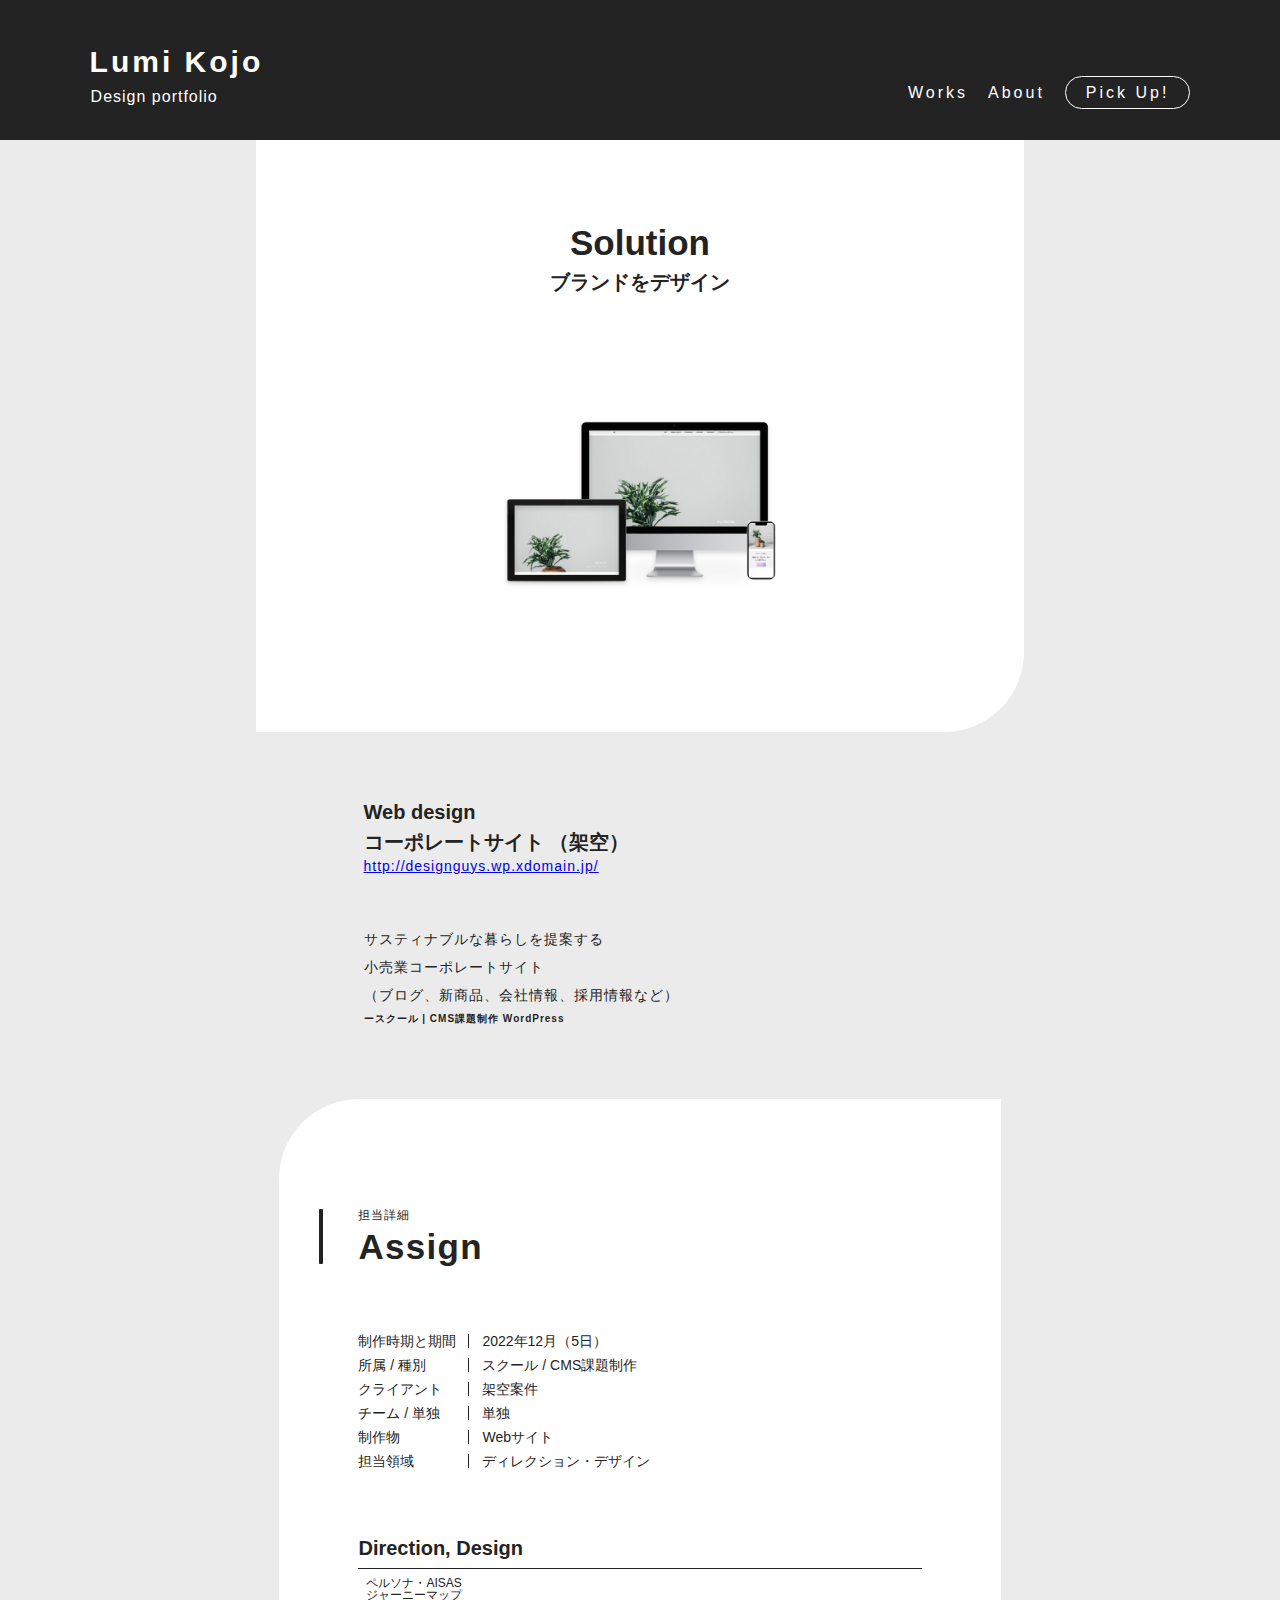
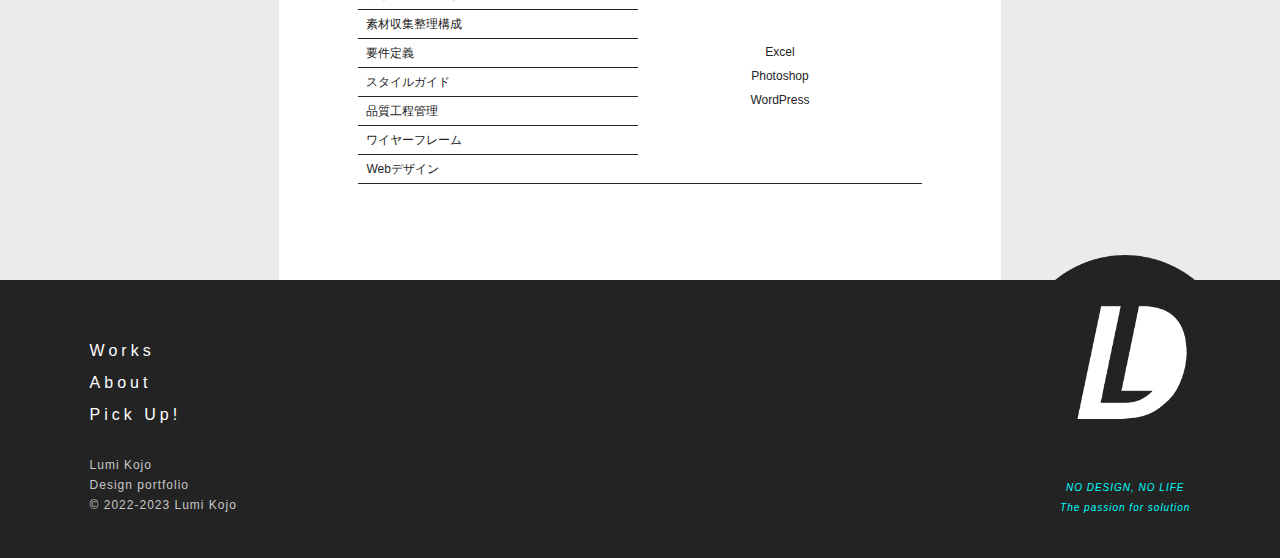
<file: works/web05/web05.html>
<!DOCTYPE html>
<html lang="ja">
<head>
  <meta charset="UTF-8">
  <title>LumiKojo | Design</title>
  <meta name="description" content="コーダーのデザインポートフォリオ、元警備員デザイナーコーダー、小城ルミ">
  <meta name="viewport" content="width=device-width, initial-scale=1.0, maximum-scale=1.0, user-scalable=no">
  <!--  favicon  -->
  <link rel="icon" type="image/png" href="../android-touch-icon.png">
  <link rel="icon" type="image/png" href="../favicon94.png">
  <!--  resetcss  -->
  <link rel="stylesheet" href="../../assets/css/reset.css">
  <link rel="stylesheet" href="../../assets/css/works.css">
  <link rel="stylesheet" href="../../assets/css/worksmedia.css">
  <!--  font  -->
  <link rel="preconnect" href="https://fonts.googleapis.com">
  <link rel="preconnect" href="https://fonts.gstatic.com" crossorigin>
  <link href="https: //fonts.googleapis.com/css2? family= Noto+Sans+JP:wght@100;400;700 & display=swap" rel="stylesheet">
</head>
<!-- body -->
<body>
  <!-- ここから　ヘッダー -->
  <header>
    <header class="headerInner">
      <div class="headerLogo">
        <h1>Lumi Kojo <span><br><p>Design portfolio</p></span></h1>
      </div>
      <nav>
        <ul class="headerNav">
          <li><a href="../../index.html#jump-works">Works</a></li>
          <li><a href="../../about/about.html">About</a></li>
          <li><a href="../../works/graphic03/graphic03.html" class="nav-contact">Pick Up!</a></li>
        </ul>
      </nav>
    </header>
  </header>
  <!-- ここまで　ヘッダー -->
  <!-- ここから　メイン -->
  <main>
    <div class="mediamain">
      <!-- ここから　トップとイントロ -->
      <div class="bggry">
        <!-- ここからセクション　トップ -->
        <section class="top">
          <div class="verticallineboxtwo">
            <h1 class="topttl  befor "><b>Solution</b></h1>
            <h2 class="topsubttl"><b>ブランドをデザイン</b></h2>
          </div>
          <img src="../../assets/images/thumb_web05.jpg" class="imgeighty mgtopsp" alt="サーファーが届けるサスティナブルな暮らしを提案する小売業のコーポレートサイト がPCやモバイル、タブレットに実装されているイメージ">
        </section>
        <!-- ここまでセクション　トップ -->
        <!-- ここからセクション　イントロ -->
        <section class="introduction">
          <h1 class="introttl"><b>Web design</b></h1>
          <h2 class="introsubttl">コーポレートサイト （架空）</h2>
          <p><a href="http://designguys.wp.xdomain.jp/">http://designguys.wp.xdomain.jp/</a> <p>
          <p class="mgtopfourtyfive">
            サスティナブルな暮らしを提案する<br>小売業コーポレートサイト<br>（ブログ、新商品、会社情報、採用情報など）
          </p>
          <p class="introtxtcaption">スクール | CMS課題制作 WordPress</p> 
        </section>
        <!-- ここまでセクション　イントロ -->
      </div>
      <!-- ここまで　トップとイントロ-->
      <!-- ここから　各セクション -->  
      <div class="allsectionbg">
        <!-- ここからセクション　アサイン -->
        <section class="assign bgwh">
          <div class="verticallinebox">
            <h1 class="h1ttl pluseight">担当詳細</h1>
            <h2 class="h2subttl pluseight"><b>Assign</b></h2>
          </div>
          <!-- ディレクション -->
          <dl class="mgtopseventy">
            <dt class="plusten">制作時期と期間</dt>
            <dd class="plusten">2022年12月（5日）</dd>
            <dt class="plusten">所属 / 種別</dt>
            <dd class="plusten">スクール / CMS課題制作</dd>
            <dt class="plusten">クライアント</dt>
            <dd class="plusten">架空案件</dd>
            <dt class="plusten">チーム / 単独</dt>
            <dd class="plusten">単独</dd>
            <dt class="plusten">制作物</dt>
            <dd class="plusten">Webサイト</dd>
            <dt class="plusten">担当領域</dt>
            <dd class="plusten">ディレクション・デザイン</dd>
          </dl>
          <table>
            <caption>
              Direction, Design 
            </caption>
            <tr>
              <td class="tdleft">ペルソナ・AISAS<br>ジャーニーマップ
              </td>
              <td rowspan="7">Excel<br><br>Photoshop<br><br>WordPress
            </tr>
            <tr>
              <td class="tdleft">素材収集整理構成</td>
            </tr>
            <tr>
              <td class="tdleft">要件定義</td>
            </tr>
            <tr>
              <td class="tdleft">スタイルガイド </td>
            </tr>           
            <tr>
              <td class="tdleft">品質工程管理</td>
            </tr>
            <tr>
              <td class="tdleft">ワイヤーフレーム</td>
            </tr>
            <tr>
              <td class="tdleft">Webデザイン</td>
            </tr>       
          </table>
        </section>
       <!-- ここからセクション　 
       <section class="wolkflow">
        <div class="verticallinebox">
          <h1 class="h1ttl pluseight">coming soon</h1>
          <h2 class="h2subttl pluseight"><b>coming soon
          </b></h2>
        </div>
        <ul class="wolkflowlistcontents">
          <div class="listcontentbox">
            <div class="listttlbox">
              <h3 class="listttl">詳細は編集中です</h3> 
            </div>
          </div> -->       
  </div> 
</main>
<!-- ここまで　メイン -->
  <!-- ここから　フッター -->
  <footer>
    <section class="footer">
      <div class="footerLeft">
        <ul class="leftNav">
          <li><a href="../../index.html#jump-works">Works</a></li>
          <li><a href="../../about/about.html">About</a></li>
          <li><a href="../../works/graphic03/graphic03.html">Pick Up!</a></li>
        </ul>
        <div class="leftLogoCopy">
          <p class="logo">Lumi Kojo<br>Design<span> </span>portfolio<br><span class=copy>&copy; 2022-2023 Lumi Kojo</span></p>
        </div>
      </div>
      <div class="footerRight">
        <img class="codingimg" src="../../assets/images/top/favicon94.png" alt="ロゴ">
        <p class="message">NO DESIGN, NO LIFE<br>The passion for solution</p>
      </div>
    </section>
  </footer>
  <!-- ここまで　フッター -->
</body>
<!-- body end -->
</html>
</file>
<file: assets/css/style.css>
@charset "UTF-8";
/* ボディ */
body {
  background-color: #232323;
  font-family: Helvetica, '游ゴシック', 'Yu Gothic', YuGothic, HiraKakuProN-W3, 'メイリオ', Meiryo, sans-serif;
	font-size: 14px;
}
/* ヘッダーここから */
/* ヘッダー、ヘッダーInner */
header {
  box-sizing: border-box;
  width: 100vw;
  height: 135px;
  background-color: #232323;
  position: fixed;
  z-index: 300;
}
.headerInner {
  display: flex;
  justify-content: space-between;
  margin: 0 auto;
  padding: 0 7%;
  color: #ffffff;
}
/* ヘッダーlogo */
.headerLogo h1 {
  font-size: 30px;
  padding: 42px 0px;
  line-height: 1.3;
  letter-spacing: 3px;
}
h1 {
  font-weight: 700;
}
.headerLogo p {
  font-size: 16px;
  font-weight: 100;
  letter-spacing: 1px;
  padding-left: 1px;
}
/* ヘッダーnav */
nav ul {
  list-style: none;
  display: flex;
  gap: 20px;
  margin-top: 84.5px;
  letter-spacing: 2px;
}
nav ul li a{
  text-decoration: none;
  color: #ffffff;
  font-size: 16px;
  letter-spacing: 3px;
}
.nav-contact {
  padding: 7px 20px;
  border: 1px solid #ffffff;
  border-radius: 25px;
}
/* ヘッダーnav hover */
nav ul li a:hover {
  border-bottom: solid 2px #ffffff;
  margin-top: 3px;
  display: block;
  transition: 0.7s ease;
}
/* ここまでヘッダー */
/* ここからメイン */
main {
  width: 100%;
  height: auto;
}
.areaHero {
  height: 880px;
  justify-content: center;
  text-align: center;
  width: 100%;
  background-color: #232323;
}
.heroitems {
  padding-top: 240px;
  margin: 0px 7%;
  justify-content: center;
  display: flex;
  gap: 20px;
}
.heroleft {
  border-radius: 77px 0px 0px;
}
.heroright {
  border-radius: 0px 0px 77px;
}
.skill {
  margin-top: 80px;
  padding-top: 8px;
  font-size: 14px;
  letter-spacing: 2px;
  font-weight: 500;
  color: #ebebeb;
  font-style: italic;
  line-height: 2;
}
.sectionhello {
  height: 580px;
  background-color: #ebebeb;
  text-align: center;
  display: grid;
  border-radius: 0px 200px 0px 0px;
}
.hellobox {
  margin-top: auto;
  margin-bottom: auto;
}
.hellojapanese {
  font-size: 14px;
  font-weight: 500;
  color: #232323;
  letter-spacing: 4px;
  line-height: 2.5;
  margin-bottom: 30px;
  font-style: italic;
}
.helloenglish {
  font-size: 14px;
  font-weight: 400;
  color: #232323;
  letter-spacing: 2px;
  line-height: 1.7;
  font-style: italic;
}
.bg {
  width: 100%;
  height:100px;
  margin-bottom: -100px;
  background-color: #ebebeb
}
.sectionworks {
  background-color: #ffffff;
  height: auto;
  text-align: center;
  padding-bottom: 200px;
  padding-top:30px;
  border-radius: 90px 0 0 90px;
}
.worksbox {
  padding-top:30px;
  margin-top:-30px;
}
/* ボタン設置 */
button {
  margin-left: 20px;
  cursor: pointer;
  transition: transform 0.4s;
  font-size: 14px;
  font-weight: 500;
}
button#btnAll {
  margin-left:0;
  padding: 5px 30px;
  letter-spacing: 0.1rem;
  border-radius: 50px;
  background-color: #8d99ae;
  color: #ffffff;
  border-style: none;
  border-bottom: 3px solid #232323;
}
button#btn {
  padding: 5px 30px;
  letter-spacing: 0.1rem;
  border-radius: 50px;
  background-color: #ffffff;
  color: #232323;
  border: 1px solid #232323;
  border-bottom: 3px solid #232323;
  margin-bottom: 90px;
}
button#btnAll:hover {
  background-color: #232323;
  transform: translateY(-2px);
}
button#btn:hover {
  background-color: #232323;
  transform: translateY(-2px);
  color: #ffffff;
}
.btns:hover {
  color: #ffffff;
}
/* worksitems */
.worksitemarea {
  width: 100%;
  /*background-color: aqua;*/
  padding: 5px 0;
}
.worksitems {
  /*background-color: cadetblue;*/
  margin: 0 7%;
  max-width: 100vw;
  min-width: 265px;
  height: auto;
  content: "";
  display: inline-block;
  /*width: calc((100%-10px) /2);*/
}
.itembig {
  width:clamp(265px, 50%, 405px) ;
  height: auto;
 /* background-color: #b42828;*/
  padding-bottom: 120px;
}
.itemsmall {
  width:clamp(265px, 50%, 265px) ;
  height: auto;
  /*background-color: #0511fb;*/
  padding-bottom: 120px;
}
.awidth {
  max-width: 265px;
  
}

/* ここまでメイン */
/* ここからフッター */
footer {
  background-color: #232323;
  height: 210px;
  width: 100%;
  color: #ffffff;
}
.svgimg {
  max-width: 324px;
  height: auto;
  padding-top: 60px;
  padding-bottom: 20px;
}
.items {
  width: 100%;
  display: flex;
  flex-wrap: wrap;
  align-content: space-around;
  justify-content: space-evenly;
  align-items: center;
  gap: 50px;
}
.worktitlebox {
  margin-top: 120px;
  width: 80%;
  display: inline-block;
  text-align: center;
}
.worktitleh1 {
  font-size: 12px;
  font-weight:500;
  padding-bottom:10px
}
.worktitlep {
  font-size: 40px;
  font-weight: 700;
  letter-spacing: 3px;
  padding-bottom: 40px;
}
.worktitleimagecoment {
  display: flex;
  justify-content: center;
  align-items: center;
  gap: 20px;
}
.worktitlecoment {
  font-size: 1em;
  letter-spacing: 2px;
  line-height: 1.8;
  text-align: justify;
}
.btnbox {
  text-align: center;
  margin-top:120px;
}
.workimage {
  width: clamp(256px,50%,300px);
}
/* ここからフッター */
footer {
  background-color: #232323;
  height: auto;
  width: 100%;
  color: #ffffff;
  padding-top: 55px;
  padding-bottom: 40px;
}
.footer {
  margin-left: 7%;
  margin-right:3.5%;
  display:flex;
  justify-content: space-between;
}
.footerLeft {
  height: auto;
}
.leftNav {
  list-style: none;
}
.leftNav li a {
  text-decoration: none;
  color: #ffffff;
  font-size: 16px;
  font-weight: 500;
  letter-spacing: 4px;
  line-height: 2;
}
.leftNav li a:hover {
  border-bottom: solid 2px #ffffff;
  transition: 0.7s ease;
}
p.logo {
  line-height: 1.7;
  letter-spacing:1px;
  margin-top:24px;
  color: #c8c8c8;
  font-weight: 300;
  font-size: 12px;
}
p.copy{
  line-height: 1.3;
  margin-top:10px;
  font-size: 10px;
  font-weight: 100;
  color: #c8c8c8;
  padding-bottom: 40px;
}
.footerRight {
  margin-top: -80px;
  display: inline-block;
}
.codingimg {
  max-width: 220px;
  height: auto;
}
.message {
  text-align: center;
  padding-top: 3px;
  line-height: 2;
  font-weight: 100;
  letter-spacing: 1px;
  font-size: 10px;
  font-style: italic;
  color: cyan;
}
/* ここまでフッター */
</file>
<file: assets/css/media.css>
/* @media設定＝＝＝1339px以下＝＝＝＝＝＝＝＝＝＝＝＝＝＝＝ */
@media screen and (max-width: 1339px) {
  .worktitleimagecoment {
    display:block;
  }
  p.worktitlecoment {
    padding-top: 40px;
    text-align: center;
    line-height: 2;
    font-size: 12px;
  }
}
/* @media設定＝＝＝1014px以下＝＝＝＝＝＝＝＝＝＝＝＝＝＝＝ */
@media screen and (max-width: 1014px) {
  .worktitleimagecoment {
    display:block;
  }
  p.worktitlecoment {
    padding-top: 40px;
    text-align: center;
    line-height: 2;
    font-size: 12px;
  }
  img.itembig {
    max-width:265px;
    height: auto;
  }
  .items {
    gap: 20px;
  }
}
/* @media設定＝＝＝615px以下＝＝＝＝＝＝＝＝＝＝＝＝＝＝＝ */
@media screen and (max-width: 615px) {
  header {
    width: 100vw;
    padding-top: 10px;
    position: fixed;
  }
  .headerLogo h1{
      font-size:20px;
      font-weight: 700;
      letter-spacing: 2;
      padding-bottom: 0;
      padding-top: 20px;
    }
  h1 {
      font-weight: 700;
  }
  .headerLogo p{
      font-size:14px;
      font-weight: 300;
    }
  nav ul li a{
    font-size:14px;
    font-weight: 500;
    border: solid 1px #ffffff;
    border-radius: 25px;
    padding: 7px 20px
  }
  .headerInner{
    display: block;
  }
  nav ul {
    margin-top: 28px;
    justify-content: space-between;
  }
  nav ul.headerNav li a {
    padding: 7px 20px;
    border-radius: 25px;
  }
  main {
    display: block;
  }
  .heroitems {
     margin: 0px auto;
     justify-content: center;
     gap: 10px;
  }
  .heroleft {
      width: 40%;
      height: 40%;
  }
  .heroright {
      width: 40%;
      height: 40%;
  }
  .sectionworks {
    padding-left: 0;
  }
  .sectionhello {
    height: 500px;
  }
  .hellojapanese {
    letter-spacing: 0;
    line-height: 2.5;
    font-style: italic;
  }
  .helloenglish {
    letter-spacing: 0;
    line-height: 1.6;
    font-size: 14px;
    font-style: italic;
  }
  button#btn {
    margin-left: 10px;
    padding: 10px 15px;
    margin-bottom: 10px;
  }
  button#btnAll {
    margin-left: 0px;
    padding: 10px;
    margin-bottom: 10px;
  }
  .svgimg {
    position: relative;
    overflow: hidden;
    transform: scale(-1,1);
   }
  .btnbox {
    margin-top: 80px;
    margin-bottom: 40px;
   }
}
/* @media設定＝＝＝390px以下＝＝＝＝＝＝＝＝＝＝＝＝＝＝＝ */
@media screen and (max-width: 390px) {
  header {
    height: 130px;
  }
  .headerInner{
    display: inline-block;
  }
  .headerLogo h1{
      font-size:16px;
      font-weight: 700;
      letter-spacing: 1px;
      line-height: 16px;
      padding-bottom: 0;
      padding-top: 20px;
    }
  h1 {
      font-weight: 500;
    }
  .headerLogo p {
      font-size:14px;
      font-weight: 300;
      letter-spacing: 0px;
      padding-top: 1px;
      padding-left: 0px;
      text-transform:capitalize;
    }
  nav ul {
      margin-top: 35px;
      justify-content: space-between;
    }
  nav ul.headerNav li a {
    padding: 7px 14px;
    border-radius: 25px;
    }
  .svgimg {
    position: relative;
    overflow: hidden;
    padding-right: -7%;
    margin-right: -7%;
    transform: scale (-1, 1);
    }
}
/*@media設定＝＝＝1220px以上＝＝＝＝＝＝＝＝＝＝＝＝＝＝＝ */
@media screen and (min-width: 1220px) {
  .ttlbtns {
    margin-top: -300px;
    padding-left: -160px;
  }
  .svgimg {
    position: relative;
    overflow: hidden;
    transform: scale (-1, 1);
   }
}
</file>
<file: assets/css/works.css>
@charset "UTF-8";
/* ボディ */
body {
  background-color: #ebebeb;
  font-family: Helvetica, '游ゴシック', 'Yu Gothic', YuGothic, HiraKakuProN-W3, 'メイリオ', Meiryo, sans-serif;
	font-size: 14px;
}
/* ヘッダーここから ---------------------------*/
header {
  box-sizing: border-box;
  width: 100%;
  height: 140px;
  background-color: #232323;
  position: fixed;
  z-index: 300;
}
.headerInner {
  display: flex;
  justify-content: space-between;
  margin: 0 auto;
  padding-left:7%;
  padding-right: 7%;
  color: #ffffff;
}
/* ヘッダーlogo */
.headerLogo h1 {
  font-size: 30px;
  padding: 42px 0px;
  line-height: 1.3;
  letter-spacing: 3px;
}
h1 {
  font-weight: 700;
}
.headerLogo p {
  font-size: 16px;
  font-weight: 100;
  letter-spacing: 1px;
  padding-left: 1px;
}
/* ヘッダーnav */
nav ul {
  list-style: none;
  display: flex;
  gap: 20px;
  margin-top: 84.5px;
  letter-spacing: 2px;
}
nav ul li a{
  text-decoration: none;
  color: #ffffff;
  font-size: 16px;
  letter-spacing: 3px;
}
.nav-contact {
  padding: 7px 20px;
  border: 1px solid #ffffff;
  border-radius: 25px;
}
/* ヘッダーnav hover */
nav ul li a:hover {
  border-bottom: solid 2px #ffffff;
  margin-top: 3px;
  display: block;
  transition: 0.7s ease;
}
/* ここまでヘッダー -----------------------------*/
/* ここからメイン */
/* メイン共通 */
main {
  background-color: #ebebeb;
  width: 100%;
  box-sizing: border-box;
  overflow: hidden;
  padding-top: 65px;
  height: auto;
  font-size: 14px;
  color: #232323;
}
.allsectionbg {
  background-color: #ebebeb;
  box-sizing: border-box;
  margin-left: 3%;
  margin-right: 3%;
  border-radius: 80px 0 0 0 ;
}
h1 {
  font-weight: bold;
}
.imgeighty {
  max-width: 300px;
  width: 80%;
}
.mgtoptwenty {
  margin-top: 20px;
}
.mgtopthirtyfour {
  margin-top: 34px;
}
.mgtopfourtyfive {
  margin-top: 45px;
}
.mgtopseventy {
  margin-top: 70px;
}
.mgtopwide {
  margin-top: 150px;
}
.verticallinebox {
  position: relative;
}
.verticallinebox::before {
  position: absolute;
  top: 0;
  height: 100%; 
  width: 4px;
  border-radius: 1px;
  content:"";
  background-color: #232323;
  left: -7%;
}
section.bgwh {
  box-sizing: border-box;
  background-color: #ffffff;
  padding-top: 110px;
  padding-bottom: 110px;
  padding-left: 11%;
  padding-right: 11%;
  box-sizing: border-box;
  width: 100%;
  height: auto;
  border-radius: 80px 0 0 0;
  overflow: hidden;
}
.plusten + .plusten {
  margin-top: 10px;
}
.pluseight + .pluseight {
  margin-top: 8px;
}
h1.h1ttl,
p.fstwelve {
  font-size: 12px;
  font-weight: 300;
  letter-spacing: 1px;
}
h2.h2subttl {
  font-size: 35px;
  font-weight: bold;
  letter-spacing: 1.3px;
}
.spacethirtyfour + .spacethirtyfour {
  margin-top: 34px;
}
.spacetwenty + .spacetwenty {
  margin-top: 10px;
}
p {
  letter-spacing: 1px;
  line-height: 2;
}
h3.txtttl {
  font-size: 20px ;
  font-weight: bold;
  line-height: 1.8;
}
h3.txtttl + p {
  margin-top:5px;
}
h3.txtttlen {
  font-size: 28px ;
  font-weight: bold;
  line-height: 1.5;
  letter-spacing: 3px;
}
h4.subtxtttl + p.fstwelve {
  margin-top: 8px;
}
p.fstwelve + p.introtxtcaption {
  margin-top: 3px;
}
.verticallinebox + h3.txtttl {
  margin-top: 70px;
}
.verticallineboxwh + h3.txtttl {
  margin-top: 70px;
}
p + h3.txtttl {
  margin-top: 70px;
}
.txtttl {
  letter-spacing:2px;
} 
section + section {
  margin-top: 70px;
} 
.ftcenter {
  text-align: center;
}
/* ここからセクション　トップ */
.mgtopsp {
  margin-top: 80px;
}
section.top {
  background-color: #ffffff;
  border-radius: 0px 0px 80px 0;
  padding-top: 180px;
  padding-bottom: 134px;
  text-align: center;
  margin-top: -20px;
}
h1.topttl + h2.topsubttl, 
h2.topsubttl + p.topp {
  margin-top: 12px;
}
h1.topttl, h1 {
  font-size: 35px;
  font-weight: bold;
}
h2.topsubttl {
  font-size: 20px;
}
p.topp {
  font-size:12px;
}
p.topp + img.mgtopthirtyfour {
  margin-top: 34px;
}
/* ここからセクション　イントロ */
.introduction {
  padding-left: 14%;
  padding-right: 14%;
  box-sizing: border-box;
  width: 100%;
  height: auto;
  margin-top: 70px ;
  margin-bottom: 70px;
}
h1.introttl {
  font-size: 20px;
  font-weight: bold;
}
h2.introsubttl {
  font-size: 20px;
  font-weight: 700;
}
h1.introttl + h2.introsubttl {
  margin-top: 10px;
}

p.introtxtcaption {
  font-size: 10px;
  font-weight: bold;
}
p.introtxtcaption::before {
  content: "ー";
}
/* ここからセクション　アサイン */
dl {
  font-size: 14px;
}
dt {
  float: left;
  width: 110px;
  border-right: solid 1px #232323;
  margin-right: 13px;
}
td.tdleft {
  text-align: left;
}
caption {
  padding-bottom: 10px;
  text-align: left;
  font-weight: bold;
  font-size: 20px;
}
th, td {
  font-size: 12px;
  border: solid 1px;
  padding: 8px;
  border-left: none;
  border-right: none;
  border-color: #232323;
}
td {
  text-align: center;
  width: 300px;
}
table {
  margin-top: 70px;
}
.pdlefteight {
  padding-left: 8px;
}
/* セクション　ワークフロー */
section.wolkflow {
  box-sizing: border-box;
  background-color: #ffffff;
  padding-top: 110px;
  padding-bottom: 110px;
  padding-left: 11%;
  padding-right: 11%;
  box-sizing: border-box;
  width: 100%;
  height: auto;
  border-radius: 0 200px 80px 0;
  margin-bottom: 45px;
}
ul.wolkflowlistcontents {
  margin-top: 70px;
  display: flex;
  flex-direction: column;
  gap: 50px;  
}
.listcontent {
  background-color: #f5f5f5;
  height: auto;
  border-radius: 4px;
  padding: 15% 10%;
  margin-left: -9%;
  margin-right: -9%;
  font-size: 12px;
}
.listttlbox {
  display: flex;
  flex-direction: row;
  justify-content: space-between;
  align-items: flex-end;
  margin-bottom: -12px;
}
.listttlnumber {
   font-size: 48px;
   font-weight: bold;
   color: #acacac;
   line-height: 0;
   margin-right: -5%;
   padding-bottom: 15px;
   font-style: italic;

}
.numberclgrn {
   color: #65BDBD;
}
.numberclgrn::before {
   content:"";
   font-size: 40px;
   padding-right: 10px;
}
.listttl {
  font-size: 20px;
  line-height: 1.3;
}
.solutions {
  display: flex;
  flex-wrap: wrap;
  box-sizing: border-box;
  /* max-width: 300px; */
  gap: 10px;
  margin-top: 20px;
}
.solutiontxt {
  font-size: 12px;
  border: solid 1px #232323;
  border-radius: 25px;
  padding: 8px 24px;
  margin-top: 3px;
}
.listbggrn {
  background-color: #65BDBD;
}
/* セクション　スタイルガイド  */
section.styleguide {
  overflow: hidden;
  box-sizing: border-box;
  background-color: #ffffff;
  padding-top: 110px;
  padding-left: 11%;
  padding-right: 11%;
  box-sizing: border-box;
  width: 100%;
  height: auto;
  border-radius: 80px 0 0 0;
}
img.imgwrap {
  height: auto;
  margin: 0 calc(50% - 50vw);
  width: 100vw;
  max-width: 500px;
  text-align: center; 
}
.styleguideend {
  height: auto;
  max-width: 500px;
  text-align: center; 
}
.imgcenter {
  text-align: center;
}
ol + h3 {
  margin-top: 70px;
} 
li.disc {
  list-style-type: disc ;
  list-style-position: inside;
  letter-spacing:2px;
}
.colorbox {
  font-size: 8px;
  padding-left: 2%;
}
.colorboxwh {
  font-size: 8px;
  padding-left: 2%;
　　color: #ffffff !important;
}
ol + p {
  margin-top: 20px;
}
/* セクション ロゴ */
.marured {
  color: #DC000C;
  font-weight: bold;
  font-size: 16px;
}
.jumpbox {
  padding-top: 160px;
  margin-top:-160px;
}
/* セクション　デザイン機能 */
/* セクション　デザインビジュアル */
/* セクション　決裁 */
/* セクション　ツールとプロダクト */
section.toolproduct {
  box-sizing: border-box;
  background-color: #ffffff;
  padding-top: 110px;
  padding-bottom: 150px;
  padding-left: 11%;
  padding-right: 11%;
  box-sizing: border-box;
  width: 100%;
  height: auto;
  border-radius: 80px 0 0 0;
  overflow: hidden;
}
.mglrtenper {
  padding-left: 10%;
  padding-right: 10%;
  height: auto;
}
hr {
  height: 0;
  margin: 0;
  padding: 0;
  border: 0;
  border-top: 1px solid #acacac;
}
/* エンドビジュアル */
.experience {
  display: flex;
  flex-direction: column;
  align-items: center;
  box-sizing: border-box;
  gap: 10px;
  margin-top: 20px;
}
.exttl {
  text-align: center;
  padding-top: 150px;
  font-size: 12px;
  font-weight: 300;
}
.extxt {
  font-size: 12px;
  border: solid 1px #232323;
  border-radius: 25px;
  padding: 8px 24px;
  margin-top: 3px;
}
.imgend {
  margin-top: 200px;
  text-align: center;
}
img.imgwrapend {
  height: auto;
  margin: 0 calc(40% - 60vw);
  max-width: 600px;
  text-align: center; 
}
/* ここからフッター */
footer {
  background-color: #232323;
  height: auto;
  width: 100%;
  color: #ffffff;
  padding-top: 55px;
  padding-bottom: 40px;
  margin-top: -14px;
}
.footer {
  margin-left: 7%;
  margin-right:3.5%;
  display:flex;
  justify-content: space-between;
}
.footerLeft {
  height: auto;
}
.leftNav {
  list-style: none;
}
.leftNav li a {
  text-decoration: none;
  color: #ffffff;
  font-size: 16px;
  font-weight: 500;
  letter-spacing: 4px;
  line-height: 2;
}
.leftNav li a:hover {
  border-bottom: solid 2px #ffffff;
  transition: 0.7s ease;
}
p.logo {
  line-height: 1.7;
  letter-spacing:1px;
  margin-top:24px;
  color: #c8c8c8;
  font-weight: 300;
  font-size: 12px;
}
p.copy{
  line-height: 1.3;
  margin-top:10px;
  font-size: 10px;
  font-weight: 100;
  color: #c8c8c8;
  padding-bottom: 40px;
}
.footerRight {
  margin-top: -80px;
  display: inline-block;
}
.codingimg {
  max-width: 220px;
  height: auto;
}
.message {
  text-align: center;
  padding-top: 3px;
  line-height: 2;
  font-weight: 100;
  letter-spacing: 1px;
  font-size: 10px;
  font-style: italic;
  color: cyan;
}
/* htmlでspan指定 */
.marker{
  background:linear-gradient(to right, #e48864, #4b76f6);
}
</file>
<file: assets/css/worksmedia.css>
/* @media設定＝＝＝1339px以下＝＝＝＝＝＝＝＝＝＝＝＝＝＝＝ */
@media screen and (max-width: 1339px) {
  
}
/* @media設定＝＝＝1014px以下＝＝＝＝＝＝＝＝＝＝＝＝＝＝＝ */
@media screen and (max-width: 1014px) {
  
}
/* @media設定＝＝＝615px以下＝＝＝＝＝＝＝＝＝＝＝＝＝＝＝ */
@media screen and (max-width: 615px) {
  header {
    width: 100vw;
    position: fixed;
    height: 135px;
  }
  .headerLogo h1{
      font-size:20px;
      font-weight: 700;
      letter-spacing: 0.5;
      padding-bottom: 0;
      padding-top: 20px;
    }
  h1 {
      font-weight: 700;
  }
  .headerLogo p {
      font-size:14px;
      font-weight: 300;
      line-height: 1.5;
    }
  nav ul li a{
    font-size:14px;
    font-weight: 500;
    border: solid 1px #ffffff;
    border-radius: 25px;
    padding: 7px 20px
  }
  .headerInner{
    display: block;
  }
  nav ul {
    margin-top: 23px;
    justify-content: space-between;
  }
  nav ul.headerNav li a {
    padding: 7px 20px;
    border-radius: 25px;
  }
  main {
    display: block;
  }
  .heroitems {
     margin: 0px auto;
     justify-content: center;
     gap: 10px;
  }
  .heroleft {
      width: 40%;
      height: 40%;
  }
  .heroright {
      width: 40%;
      height: 40%;
  }
  .sectionworks {
    padding-left: 0;
  }
  .sectionhello {
    height: 500px;
  }
  .hellojapanese {
    letter-spacing: 0;
    line-height: 2.5;
    font-style: italic;
  }
  .helloenglish {
    letter-spacing: 0;
    line-height: 1.6;
    font-size: 14px;
    font-style: italic;
  }
  button#btn {
    margin-left: 10px;
    padding: 10px 15px;
    margin-bottom: 10px;
  }
  button#btnAll {
    margin-left: 0px;
    padding: 10px;
    margin-bottom: 10px;
  }
  .svgimg {
    position: relative;
    overflow: hidden;
    transform: scale(-1,1);
   }
  .btnbox {
    margin-top: 80px;
    margin-bottom: 40px;
  }
  .detailist {
    font-size: 12px;
    font-weight: 300;
  }
}
/* @media設定＝＝＝390px以下＝＝＝＝＝＝＝＝＝＝＝＝＝＝＝ */
@media screen and (max-width: 390px) {
  header {
    height: 135px;
  }
  .headerInner {
    display: inline-block;
  }
  .headerLogo h1 {
      font-size:20px;
      font-weight: 700;
      letter-spacing: 0.5;
      padding-bottom: 0;
      padding-top: 20px;
    }
  h1 {
      font-weight: 500;
  }
  .headerLogo p {
      font-size:14px;
      font-weight: 300;
      letter-spacing: 0px;
      padding-top: 1px;
      padding-left: 0px;
      text-transform:capitalize;
    }
  nav ul {
      margin-top: 23px;
      justify-content: space-between;
  }
  nav ul.headerNav li a {
    padding: 7px 14px;
    border-radius: 25px;
  }
  .svgimg {
    position: relative;
    overflow: hidden;
    padding-right: -7%;
    margin-right: -7%;
    transform: scale (-1, 1);
   }
}
/*@media設定＝＝＝800px以上＝＝＝＝＝＝＝＝＝＝＝＝＝＝＝ */
@media screen and (min-width: 800px) {
  .mediamain {
    margin-left: 20%;
    margin-right: 20%;
    height: auto;
  }
}
/*@media設定＝＝＝1220px以上＝＝＝＝＝＝＝＝＝＝＝＝＝＝＝ */
@media screen and (min-width: 1220px) {
  .ttlbtns {
    margin-top: -300px;
    padding-left: -160px;
  }
  .svgimg {
    position: relative;
    overflow: hidden;
    transform: scale (-1, 1);
  }
}
</file>
